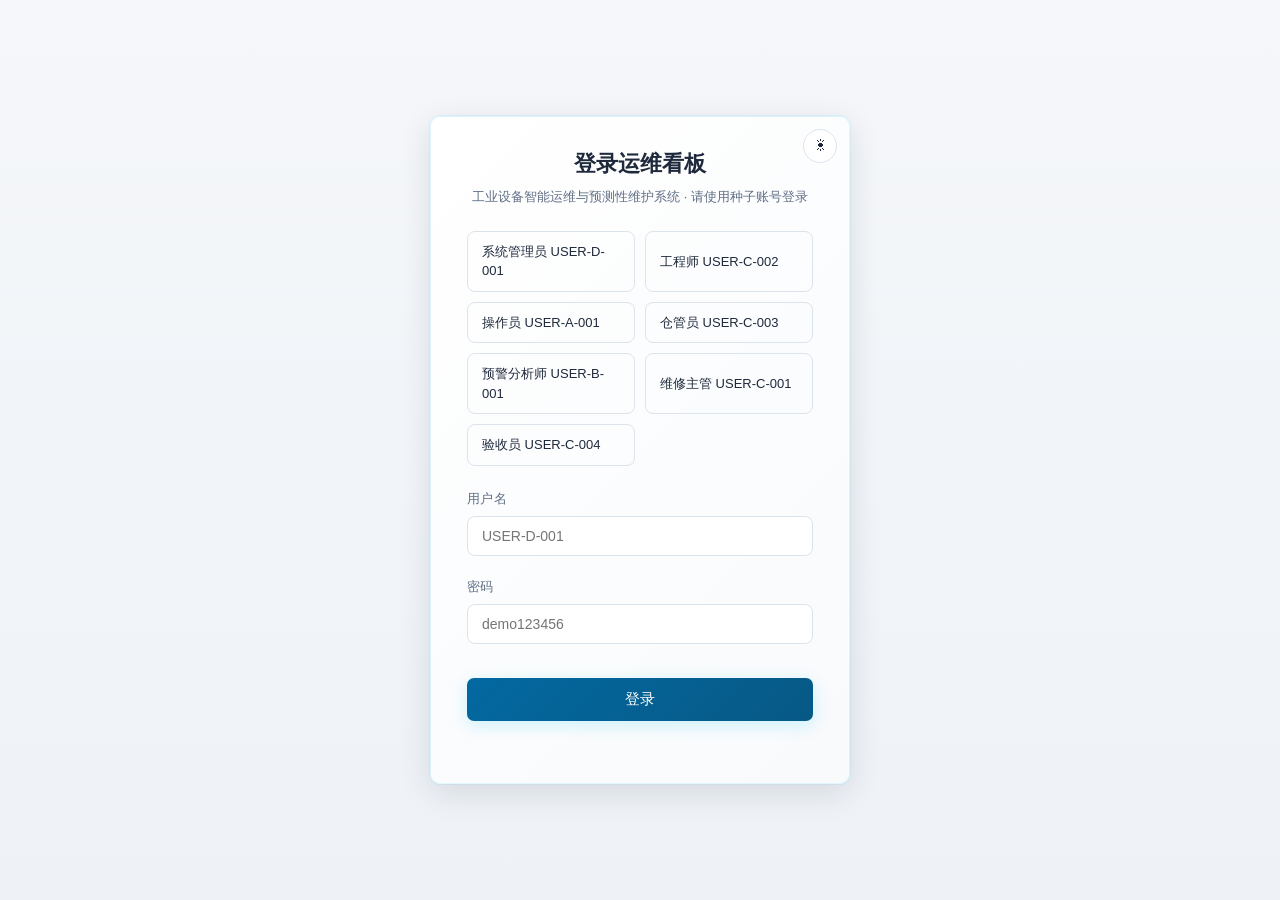
<file: web/index.html>
<!DOCTYPE html>
<html lang="zh-CN">
<head>
<meta charset="UTF-8">
<meta name="viewport" content="width=device-width, initial-scale=1.0">
<title>工业设备智能运维平台 · 运维看板</title>
<!-- 主题必须在首屏渲染前决定：放到 CSS 之后或 body 里会出现
     "先闪一下夜间深色、再跳成白天" 的闪烁。默认白天（light），
     用户切换后从 localStorage 读回。 -->
<script>
(function () {
  try {
    var t = localStorage.getItem("ims_theme");
    document.documentElement.setAttribute("data-theme", t === "dark" ? "dark" : "light");
  } catch (e) {
    document.documentElement.setAttribute("data-theme", "light");
  }
})();
</script>
<script src="echarts.min.js"></script>
<link rel="stylesheet" href="css/platform.css">
<link rel="stylesheet" href="css/app.css">
</head>
<body>
<div id="loading-bar" style="display:none;position:fixed;top:0;left:0;width:100%;height:3px;background:var(--cyan);z-index:9999"></div>
<div id="shell">
  <aside id="sidebar">
    <div class="logo">
      <div class="t1">工业设备智能运维<em>平台</em></div>
      <div class="t2">Industrial PdM Platform</div>
      <span class="ver">v2.1.0</span>
    </div>
    <div id="navroot"></div>
  </aside>
  <div id="main">
    <div id="topbar">
      <div id="crumb"></div>
      <div id="search"><span class="si">⌕</span>
        <input id="search-input" placeholder="搜索设备 / 工单 / 预警，回车跳转台账"></div>
      <button class="tbtn" id="side-toggle" title="收起 / 展开侧边栏" onclick="toggleSidebar()">⟨</button>
      <button class="tbtn tbtn-wide" id="demo-btn" style="display:none"
              title="一键演示全链路：注入一次设备异常 → B 生成预警 → C 自动建单（点后有确认框，不会静默改动数据）"
              onclick="runDemo()">▶ 演示全链路</button>
      <button class="tbtn" id="status-toggle" style="display:none" title="查看会话状态">
        <span class="dot-badge" id="status-count">0</span>⚑</button>
      <button class="tbtn" title="通知中心" onclick="navigate('notify')">🔔<span class="dot-badge" id="bell-count">0</span></button>
      <button class="tbtn" id="theme-btn" title="切换白天 / 夜间" onclick="toggleTheme()">☾</button>
      <button class="tbtn" title="帮助" onclick="showHelp()">?</button>
      <div class="who" id="who"></div>
      <button class="tbtn" title="退出登录" onclick="logout()">⏻</button>
    </div>
    <div id="basebar">
      <button id="basebar-toggle" type="button" onclick="toggleBasebar()">▸ 服务地址</button>
      <label>A 设备监测<input id="base-a" value="/a"></label>
      <span id="basebar-more" style="display:none">
        <label>B 故障预警<input id="base-b" value="/b"></label>
        <label>C 维修工单<input id="base-c" value="/c"></label>
        <label>D 身份通知<input id="base-d" value="/d"></label>
        <button id="basebar-reset" type="button">恢复默认</button>
        <span class="mini" id="basebar-hint">默认同源反代 <kbd>/a /b /c /d</kbd></span>
      </span>
    </div>
    <div id="status-bar" class="status-bar" style="display:none">
      <div class="status-dot"></div><span id="status-text">就绪</span>
    </div>
    <div id="content"></div>
  </div>
</div>

  <section class="view" id="view-login">
    <div class="card login-card">
      <button class="login-theme" id="login-theme-btn" title="切换白天/夜间模式"
              onclick="applyTheme(document.documentElement.getAttribute('data-theme')==='light'?'dark':'light')">☀</button>
      <h1>登录运维看板</h1>
      <div class="sub">工业设备智能运维与预测性维护系统 · 请使用种子账号登录</div>
      <div class="quick">
        <button onclick="fillUser('USER-D-001')" title="SYSTEM_ADMIN · ADMIN_ALL 全部权限（确认/派单/验收/取消）">系统管理员 USER-D-001</button>
        <button onclick="fillUser('USER-C-002')" title="MAINTENANCE_ENGINEER · 接单/开始维修/提交验收">工程师 USER-C-002</button>
        <button onclick="fillUser('USER-A-001')" title="EQUIPMENT_OPERATOR · 设备与遥测读写，工单只读">操作员 USER-A-001</button>
        <button onclick="fillUser('USER-C-003')" title="WAREHOUSE_MANAGER · 备件审批/发放（SPARE_APPROVE/SPARE_ISSUE）">仓管员 USER-C-003</button>
        <button onclick="fillUser('USER-B-001')" title="WARNING_ANALYST · 预警查阅与确认（WARNING_READ/WARNING_ACKNOWLEDGE）">预警分析师 USER-B-001</button>
        <button onclick="fillUser('USER-C-001')" title="MAINTENANCE_SUPERVISOR · 工单确认/派单/取消/验收（无 ADMIN_ALL）">维修主管 USER-C-001</button>
        <button onclick="fillUser('USER-C-004')" title="INSPECTOR · 工单验收（WORK_ORDER_INSPECT）">验收员 USER-C-004</button>
      </div>
      <div class="field"><label>用户名</label><input id="login-user" placeholder="USER-D-001"></div>
      <div class="field"><label>密码</label><input id="login-pass" type="password" placeholder="demo123456"></div>
      <button class="btn btn-cyan" id="login-btn" onclick="login()">登录</button>
      <div class="login-err" id="login-err"></div>
    </div>
  </section>
<div id="toasts"></div>

<script src="js/enums.js"></script>
<script src="js/config.js"></script>
<script src="js/util.js"></script>
<script src="js/api.js"></script>
<script src="js/auth.js"></script>
<script src="js/views.js"></script>
<script src="js/platform.js"></script>
<script src="js/data.js"></script>
<script src="js/charts.js"></script>
<script src="js/inject.js"></script>
<script src="js/modals.js"></script>
<script src="js/pages/ai.js"></script>
<script src="js/pages/dash.js"></script>
<script src="js/pages/screen.js"></script>
<script src="js/pages/assets.js"></script>
<script src="js/pages/detail.js"></script>
<script src="js/pages/warns.js"></script>
<script src="js/pages/kanban.js"></script>
<script src="js/pages/orders.js"></script>
<script src="js/pages/spares.js"></script>
<script src="js/pages/rbac.js"></script>
<script src="js/pages/notify.js"></script>
<script src="js/pages/integ.js"></script>
<script src="js/pages/audit.js"></script>
<script src="js/pages/health.js"></script>
<script src="js/pages/odetail.js"></script>
<script src="js/pages/profile.js"></script>
<script src="js/pages/rules.js"></script>
<script src="js/pages/sreq.js"></script>
<script src="js/pages/plan-lib.js"></script>
<script src="js/pages/plan.js"></script>
<script src="js/scoring.js"></script>
<script src="js/pages/trace.js"></script>
<script src="js/pages/workbench.js"></script>
<script src="js/main.js"></script>
</body>
</html>
</file>
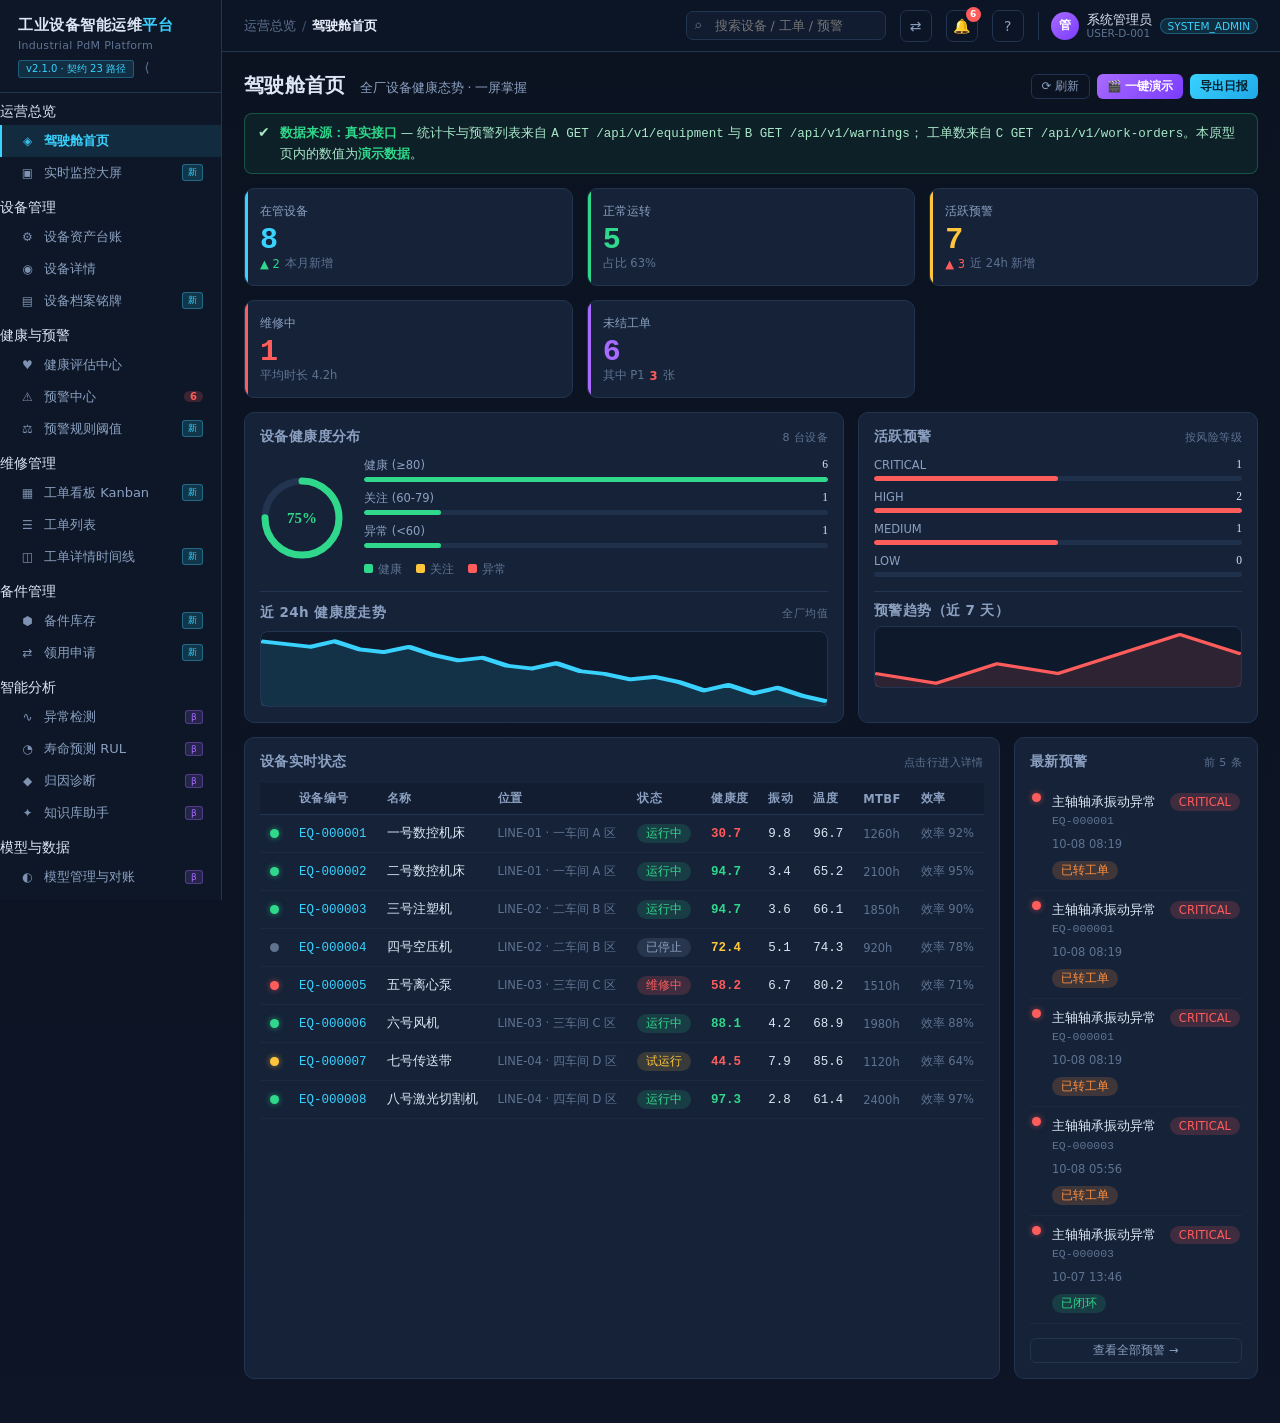
<file: web/prototype/platform.html>
<!DOCTYPE html>
<html lang="zh-CN">
<head>
<meta charset="UTF-8">
<meta name="viewport" content="width=device-width, initial-scale=1.0">
<title>工业设备智能运维平台 · 界面原型 v2</title>
<style>
:root{
  --bg:#0b1220; --bg2:#111c30; --panel:#152238; --panel2:#18273f;
  --line:#223450; --line2:#2c4062;
  --txt:#dce6f5; --dim:#8ba0c0; --dim2:#5f7391;
  --cyan:#39d2ff; --green:#2fd88a; --yellow:#ffc53d; --red:#ff5c5c;
  --orange:#ff9040; --purple:#a86bff; --pink:#ff6bb5;
  --sidebar-w:222px;
}
*{box-sizing:border-box;margin:0;padding:0}
body{background:linear-gradient(180deg,#0b1220 0%,#0d1526 100%);color:var(--txt);
  font-family:"Microsoft YaHei","PingFang SC",system-ui,sans-serif;min-height:100vh;font-size:14px}
button,input,select{font-family:inherit}
::-webkit-scrollbar{width:8px;height:8px}
::-webkit-scrollbar-track{background:transparent}
::-webkit-scrollbar-thumb{background:#243650;border-radius:4px}
::-webkit-scrollbar-thumb:hover{background:#31496b}

/* ============ 布局骨架 ============ */
#shell{display:flex;min-height:100vh}
#sidebar{width:var(--sidebar-w);flex:0 0 var(--sidebar-w);background:#0d1728;
  border-right:1px solid var(--line);display:flex;flex-direction:column;
  position:sticky;top:0;height:100vh;overflow-y:auto}
.logo{padding:16px 18px 14px;border-bottom:1px solid var(--line)}
.logo .t1{font-size:15px;font-weight:700;letter-spacing:.5px;line-height:1.3}
.logo .t1 em{color:var(--cyan);font-style:normal}
.logo .t2{font-size:11px;color:var(--dim2,#5f7391);margin-top:3px;letter-spacing:.3px}
.logo .ver{display:inline-block;margin-top:8px;font-size:10px;padding:1px 7px;border-radius:3px;
  background:rgba(57,210,255,.12);color:var(--cyan);border:1px solid rgba(57,210,255,.3)}
.navgrp{padding:10px 0 4px}
.navgrp>.gt{font-size:10.5px;color:#546d8f;letter-spacing:1.2px;
  padding:6px 18px 6px;text-transform:uppercase;font-weight:600}
.navi{display:flex;align-items:center;gap:9px;padding:7px 18px;cursor:pointer;
  font-size:13px;color:var(--dim);border-left:2px solid transparent;transition:.13s}
.navi:hover{background:rgba(57,210,255,.06);color:var(--txt)}
.navi.on{background:rgba(57,210,255,.1);color:var(--cyan);border-left-color:var(--cyan);font-weight:600}
.navi .ic{width:15px;text-align:center;font-size:12px;opacity:.9}
.navi .beta{margin-left:auto;font-size:9px;padding:1px 5px;border-radius:3px;
  background:rgba(168,107,255,.18);color:var(--purple);border:1px solid rgba(168,107,255,.35)}
.navi .cnt{margin-left:auto;font-size:10px;padding:0 6px;border-radius:9px;
  background:rgba(255,92,92,.2);color:var(--red);font-weight:700}

/* ============ 主区 ============ */
#main{flex:1;min-width:0;display:flex;flex-direction:column}
#topbar{height:52px;display:flex;align-items:center;gap:14px;padding:0 22px;
  border-bottom:1px solid var(--line);background:rgba(13,23,40,.7);
  backdrop-filter:blur(6px);position:sticky;top:0;z-index:50}
#crumb{font-size:13px;color:var(--dim)}
#crumb b{color:var(--txt);font-weight:600}
#crumb .sep{color:#3d5476;margin:0 6px}
#search{margin-left:auto;position:relative}
#search input{width:200px;background:var(--bg2);border:1px solid var(--line);color:var(--txt);
  padding:6px 10px 6px 28px;border-radius:7px;font-size:12.5px}
#search input:focus{outline:none;border-color:var(--cyan)}
#search .si{position:absolute;left:9px;top:6px;color:var(--dim2,#5f7391);font-size:12px}
.tbtn{background:transparent;border:1px solid var(--line);color:var(--dim);width:32px;height:32px;
  border-radius:7px;cursor:pointer;font-size:14px;display:flex;align-items:center;
  justify-content:center;position:relative}
.tbtn:hover{color:var(--cyan);border-color:var(--cyan)}
.tbtn .dot-badge{position:absolute;top:-4px;right:-4px;min-width:15px;height:15px;
  background:var(--red);color:#fff;border-radius:8px;font-size:9px;font-weight:700;
  display:flex;align-items:center;justify-content:center;padding:0 3px}
.who{display:flex;align-items:center;gap:8px;font-size:12.5px;padding-left:12px;
  border-left:1px solid var(--line)}
.who .av{width:28px;height:28px;border-radius:50%;background:linear-gradient(135deg,#a86bff,#7a3cff);
  display:flex;align-items:center;justify-content:center;font-size:12px;font-weight:700;color:#fff}
.who .nm{line-height:1.2}
.who .nm small{display:block;color:var(--dim2,#5f7391);font-size:10.5px}
.rolechip{font-size:10.5px;padding:1px 7px;border-radius:9px;background:rgba(57,210,255,.12);
  color:var(--cyan);border:1px solid rgba(57,210,255,.3)}

#content{padding:20px 22px 44px;flex:1}
.page{display:none;animation:fadein .22s}
.page.on{display:block}
@keyframes fadein{from{opacity:0;transform:translateY(4px)}to{opacity:1;transform:none}}

/* ============ 通用组件 ============ */
.hdr{display:flex;align-items:flex-end;gap:14px;margin-bottom:14px;flex-wrap:wrap}
.hdr h1{font-size:20px;font-weight:700;letter-spacing:.3px}
.hdr .sub{font-size:12.5px;color:var(--dim);padding-bottom:2px}
.hdr .sp{flex:1}
.notice{display:flex;gap:10px;align-items:flex-start;padding:9px 13px;border-radius:8px;
  font-size:12.5px;line-height:1.6;margin-bottom:14px;border:1px solid}
.notice .ni{font-size:14px;line-height:1.3}
.notice.live{background:rgba(47,216,138,.07);border-color:rgba(47,216,138,.28);color:#a9e8c9}
.notice.live b{color:var(--green)}
.notice.plan{background:rgba(168,107,255,.07);border-color:rgba(168,107,255,.3);color:#d3bdf5}
.notice.plan b{color:var(--purple)}
.notice.info{background:rgba(57,210,255,.06);border-color:rgba(57,210,255,.25);color:#b3e2f7}
.notice.info b{color:var(--cyan)}
.notice.warn{background:rgba(255,197,61,.07);border-color:rgba(255,197,61,.28);color:#f3dfa6}
.notice.warn b{color:var(--yellow)}

.card{background:var(--panel);border:1px solid var(--line);border-radius:10px;padding:15px}
.card.p2{background:var(--panel2)}
.card h3{font-size:13.5px;color:var(--dim);font-weight:600;margin-bottom:12px;
  letter-spacing:.4px;display:flex;align-items:center;gap:7px}
.card h3 .r{margin-left:auto;font-size:11px;color:var(--dim2,#5f7391);font-weight:400}
.grid{display:grid;gap:14px}
.g2{grid-template-columns:1fr 1fr}
.g3{grid-template-columns:repeat(3,1fr)}
.g4{grid-template-columns:repeat(4,1fr)}
.g5{grid-template-columns:repeat(5,1fr)}
.g6{grid-template-columns:repeat(6,1fr)}
.g-2-1{grid-template-columns:2fr 1fr}
.g-1-2{grid-template-columns:1fr 2fr}
.g-3-2{grid-template-columns:3fr 2fr}
.mt{margin-top:14px} .mt2{margin-top:20px}
@media(max-width:1400px){.g6{grid-template-columns:repeat(3,1fr)}.g5{grid-template-columns:repeat(3,1fr)}}
@media(max-width:1150px){.g4,.g3,.g-2-1,.g-1-2,.g-3-2,.g2{grid-template-columns:1fr 1fr}
  .g6,.g5{grid-template-columns:repeat(2,1fr)}}

/* KPI 卡 */
.kpi{background:var(--panel);border:1px solid var(--line);border-radius:10px;
  padding:14px 15px;position:relative;overflow:hidden}
.kpi::after{content:"";position:absolute;left:0;top:0;bottom:0;width:3px}
.kpi.k-cyan::after{background:var(--cyan)} .kpi.k-green::after{background:var(--green)}
.kpi.k-yellow::after{background:var(--yellow)} .kpi.k-red::after{background:var(--red)}
.kpi.k-purple::after{background:var(--purple)} .kpi.k-orange::after{background:var(--orange)}
.kpi .kl{font-size:12px;color:var(--dim);display:flex;align-items:center;gap:6px}
.kpi .kv{font-size:30px;font-weight:700;font-family:Consolas,monospace;margin:5px 0 1px;line-height:1}
.kpi .kf{font-size:11.5px;color:var(--dim2,#5f7391);display:flex;align-items:center;gap:5px}
.kpi .up{color:var(--green)} .kpi .dn{color:var(--red)}
.k-cyan .kv{color:var(--cyan)} .k-green .kv{color:var(--green)}
.k-yellow .kv{color:var(--yellow)} .k-red .kv{color:var(--red)}
.k-purple .kv{color:var(--purple)} .k-orange .kv{color:var(--orange)}

/* 表格 */
table{width:100%;border-collapse:collapse;font-size:12.5px}
th{color:var(--dim);font-weight:600;text-align:left;padding:8px 10px;border-bottom:1px solid var(--line);
  font-size:11.5px;letter-spacing:.4px;white-space:nowrap;background:rgba(13,23,40,.4)}
th.s{cursor:pointer} th.s:hover{color:var(--cyan)}
td{padding:9px 10px;border-bottom:1px solid rgba(34,52,80,.45);white-space:nowrap}
tbody tr:hover{background:rgba(57,210,255,.045)}
tbody tr.clk{cursor:pointer}
.tbl-wrap{overflow-x:auto;margin:0 -15px -15px;padding:0 15px 2px}
.mono{font-family:Consolas,monospace}

/* 徽章/pill/dot */
.pill{padding:2px 9px;border-radius:999px;font-size:11.5px;white-space:nowrap;display:inline-block}
.b-CRITICAL,.b-red{background:rgba(255,92,92,.18);color:var(--red)}
.b-HIGH,.b-orange{background:rgba(255,144,64,.18);color:var(--orange)}
.b-MEDIUM,.b-yellow{background:rgba(255,197,61,.15);color:var(--yellow)}
.b-LOW,.b-dim{background:rgba(139,160,192,.15);color:var(--dim)}
.b-green,.b-OK,.b-COMPLETED,.b-RESOLVED{background:rgba(47,216,138,.15);color:var(--green)}
.b-cyan{background:rgba(57,210,255,.14);color:var(--cyan)}
.b-purple{background:rgba(168,107,255,.16);color:var(--purple)}
.b-PENDING_CONFIRMATION{background:rgba(255,197,61,.15);color:var(--yellow)}
.b-PENDING_ASSIGNMENT,.b-PENDING_ACCEPTANCE{background:rgba(57,210,255,.13);color:var(--cyan)}
.b-PENDING_MAINTENANCE{background:rgba(139,160,192,.15);color:var(--dim)}
.b-MAINTAINING{background:rgba(255,92,92,.15);color:var(--red)}
.b-WAITING_PARTS,.b-PENDING_INSPECTION{background:rgba(255,144,64,.15);color:var(--orange)}
.b-CANCELLED{background:rgba(100,116,139,.2);color:#94a3b8}
.dot{width:9px;height:9px;border-radius:50%;display:inline-block;flex:0 0 auto}
.d-green{background:var(--green);box-shadow:0 0 6px rgba(47,216,138,.6)}
.d-yellow{background:var(--yellow);box-shadow:0 0 6px rgba(255,197,61,.6)}
.d-red{background:var(--red);box-shadow:0 0 6px rgba(255,92,92,.6)}
.d-cyan{background:var(--cyan);box-shadow:0 0 6px rgba(57,210,255,.6)}
.d-dim{background:#5f7391}
.pulse{animation:pl 1.8s infinite}
@keyframes pl{0%,100%{opacity:1}50%{opacity:.35}}

/* 按钮 */
.btn{border:none;border-radius:7px;padding:7px 14px;font-size:12.5px;cursor:pointer;
  transition:.14s;display:inline-flex;align-items:center;gap:6px;white-space:nowrap}
.btn:disabled{opacity:.42;cursor:not-allowed}
.btn-p{background:linear-gradient(135deg,#39d2ff,#1fa8e8);color:#04202e;font-weight:600}
.btn-p:hover:not(:disabled){box-shadow:0 0 13px rgba(57,210,255,.45)}
.btn-g{background:linear-gradient(135deg,#2fd88a,#1fbf75);color:#062818;font-weight:600}
.btn-d{background:linear-gradient(135deg,#ff5c5c,#ff2d55);color:#fff;font-weight:600}
.btn-v{background:linear-gradient(135deg,#a86bff,#7a3cff);color:#fff;font-weight:600}
.btn-o{background:transparent;border:1px solid var(--line);color:var(--dim)}
.btn-o:hover:not(:disabled){color:var(--cyan);border-color:var(--cyan)}
.btn-sm{padding:4px 10px;font-size:11.5px;border-radius:6px}
.btn-group{display:flex;gap:7px;flex-wrap:wrap}

/* 工具条 */
.toolbar{display:flex;gap:8px;align-items:center;flex-wrap:wrap;margin-bottom:12px}
.toolbar input,.toolbar select{background:var(--bg2);border:1px solid var(--line);color:var(--txt);
  padding:6px 10px;border-radius:6px;font-size:12.5px}
.toolbar input:focus,.toolbar select:focus{outline:none;border-color:var(--cyan)}
.tabs{display:flex;gap:2px;border-bottom:1px solid var(--line);margin-bottom:14px;flex-wrap:wrap}
.tabs button{background:transparent;border:none;border-bottom:2px solid transparent;color:var(--dim);
  padding:9px 15px;cursor:pointer;font-size:13px;transition:.14s}
.tabs button:hover{color:var(--txt)}
.tabs button.on{color:var(--cyan);border-bottom-color:var(--cyan);font-weight:600}
.tabpane{display:none} .tabpane.on{display:block}

/* 列表项 */
.li{display:flex;gap:11px;align-items:flex-start;padding:10px 2px;
  border-bottom:1px solid rgba(34,52,80,.45);font-size:12.5px}
.li:last-child{border-bottom:none}
.li .lt{flex:1;min-width:0}
.li .l1{color:var(--txt);line-height:1.45}
.li .l2{color:var(--dim2,#5f7391);font-size:11.5px;margin-top:3px;display:flex;gap:10px;flex-wrap:wrap}
.li .lv{margin-left:auto;text-align:right;flex:0 0 auto}
.empty{text-align:center;color:var(--dim2,#5f7391);padding:30px 10px;font-size:12.5px}
.empty .ei{font-size:26px;display:block;margin-bottom:8px;opacity:.5}

/* 进度/条 */
.bar{height:5px;border-radius:3px;background:rgba(34,52,80,.8);overflow:hidden}
.bar>i{display:block;height:100%;border-radius:3px}
.i-green{background:var(--green)} .i-yellow{background:var(--yellow)}
.i-red{background:var(--red)} .i-cyan{background:var(--cyan)}
.i-purple{background:var(--purple)} .i-orange{background:var(--orange)}
.mini{font-size:11.5px;color:var(--dim2,#5f7391)}

/* Kanban */
.kanban{display:grid;grid-template-columns:repeat(6,minmax(190px,1fr));gap:12px;overflow-x:auto;padding-bottom:6px}
.kcol{background:rgba(13,23,40,.5);border:1px solid var(--line);border-radius:9px;padding:11px}
.kcol .kh{display:flex;align-items:center;gap:7px;font-size:12px;font-weight:600;
  color:var(--dim);margin-bottom:10px;padding-bottom:8px;border-bottom:1px solid var(--line)}
.kcol .kh .n{margin-left:auto;font-size:11px;background:rgba(34,52,80,.9);padding:1px 7px;border-radius:8px}
.kcard{background:var(--panel2);border:1px solid var(--line2);border-radius:7px;padding:9px 10px;
  margin-bottom:8px;cursor:pointer;transition:.14s;border-left:3px solid var(--line2)}
.kcard:hover{border-color:var(--cyan);transform:translateX(2px)}
.kcard.p1{border-left-color:var(--red)} .kcard.p2{border-left-color:var(--orange)}
.kcard.p3{border-left-color:var(--yellow)} .kcard.p4{border-left-color:var(--dim)}
.kcard .kt{font-size:12px;line-height:1.4;color:var(--txt)}
.kcard .km{font-size:10.5px;color:var(--dim2,#5f7391);margin-top:5px;display:flex;gap:7px;flex-wrap:wrap}

/* 时间线 */
.timeline{position:relative;padding-left:22px}
.timeline::before{content:"";position:absolute;left:5px;top:5px;bottom:5px;width:1px;background:var(--line2)}
.tl{position:relative;padding-bottom:16px}
.tl::before{content:"";position:absolute;left:-21px;top:4px;width:11px;height:11px;border-radius:50%;
  background:var(--panel);border:2px solid var(--line2)}
.tl.ok::before{border-color:var(--green);background:rgba(47,216,138,.25)}
.tl.now::before{border-color:var(--cyan);background:rgba(57,210,255,.3);animation:pl 1.6s infinite}
.tl.warn::before{border-color:var(--orange);background:rgba(255,144,64,.25)}
.tl .tt{font-size:12.5px;color:var(--txt)}
.tl .td{font-size:11.5px;color:var(--dim2,#5f7391);margin-top:3px;line-height:1.5}
.tl .tm{font-size:11px;color:#546d8f;font-family:Consolas,monospace}

/* 说明条/角标 */
.tag{font-size:10px;padding:1px 6px;border-radius:3px;letter-spacing:.3px}
.tag-live{background:rgba(47,216,138,.16);color:var(--green);border:1px solid rgba(47,216,138,.35)}
.tag-plan{background:rgba(168,107,255,.16);color:var(--purple);border:1px solid rgba(168,107,255,.35)}
.tag-new{background:rgba(57,210,255,.16);color:var(--cyan);border:1px solid rgba(57,210,255,.35)}

/* 占位图（演进页） */
.ph{background:repeating-linear-gradient(45deg,rgba(168,107,255,.05) 0 10px,
  rgba(168,107,255,.09) 10px 20px);border:1px dashed rgba(168,107,255,.4);
  border-radius:8px;padding:20px;text-align:center;color:#c3a9ef;font-size:12px}
.chartbox{background:#0e1a2c;border:1px solid var(--line);border-radius:8px;
  height:190px;position:relative;display:flex;align-items:center;justify-content:center}
svg.spark{display:block;width:100%;height:100%}

/* 侧栏收起按钮 */
#sideToggle{margin-left:auto;background:transparent;border:none;color:var(--dim2,#5f7391);
  cursor:pointer;font-size:13px;padding:2px 6px}
#sideToggle:hover{color:var(--cyan)}
.legend{display:flex;gap:14px;flex-wrap:wrap;font-size:11.5px;color:var(--dim2,#5f7391)}
.legend i{width:9px;height:9px;border-radius:2px;display:inline-block;margin-right:5px}

/* 补充：面包屑 / 侧栏收起 / 导航文字 */
#crumb .cb1{color:#5f7391}
#crumb .csep{color:#3d5476;margin:0 6px}
#crumb .cb2{color:#e6eefc;font-weight:600}
.navi .nm{flex:1;min-width:0;overflow:hidden;text-overflow:ellipsis;white-space:nowrap}
.navi .tag{margin-left:auto;font-size:9px;padding:1px 5px}
.navi .cnt{margin-left:auto}
#sidebar{transition:width .16s ease,flex-basis .16s ease;overflow:hidden}
#sidebar.mini{width:56px;flex:0 0 56px}
#sidebar.mini .logo .t1,#sidebar.mini .logo .t2,#sidebar.mini .logo .ver{display:none}
#sidebar.mini .navgrp{font-size:0;padding:8px 0 2px;text-align:center}
#sidebar.mini .navgrp::before{content:"·";font-size:14px;color:#2f4260}
#sidebar.mini .navi{justify-content:center;padding:9px 0}
#sidebar.mini .navi .nm,#sidebar.mini .navi .tag,#sidebar.mini .navi .cnt{display:none}
#sidebar.mini .navi .ic{width:auto;font-size:15px}
#sidebar.mini #sideToggle{position:absolute;top:10px;right:6px;margin:0}
.logo{position:relative}
/* 工具栏内复选框与日期 */
.toolbar label{white-space:nowrap;cursor:pointer}
.toolbar input[type=checkbox]{accent-color:#39d2ff;cursor:pointer}
.toolbar input[type=date]{color-scheme:dark}
/* 表格内嵌 sparkline 尺寸 */
td svg.spark{width:74px;height:22px;display:block}
/* 小圆点 pulse */
@keyframes pl{0%,100%{opacity:1}50%{opacity:.35}}

</style>
</head>
<body>
<div id="shell">
  <aside id="sidebar">
    <div class="logo">
      <div class="t1">工业设备智能运维<em>平台</em></div>
      <div class="t2">Industrial PdM Platform</div>
      <span class="ver">v2.1.0 · 契约 23 路径</span>
    </div>
    <div id="navroot"></div>
  </aside>
  <div id="main">
    <div id="topbar">
      <div id="crumb"></div>
      <div id="search"><span class="si">⌕</span><input placeholder="搜索设备 / 工单 / 预警"></div>
      <button class="tbtn" title="环境切换">⇄</button>
      <button class="tbtn" title="通知中心">🔔<span class="dot-badge">6</span></button>
      <button class="tbtn" title="帮助">?</button>
      <div class="who">
        <div class="av">管</div>
        <div class="nm">系统管理员<small>USER-D-001</small></div>
        <span class="rolechip">SYSTEM_ADMIN</span>
      </div>
    </div>
    <div id="content"></div>
  </div>
</div>
<script>
/* ================= 导航定义 ================= */
const NAV = [
  {g:"运营总览", items:[
    {id:"dash",  ic:"◈", n:"驾驶舱首页"},
    {id:"screen",ic:"▣", n:"实时监控大屏", tag:"new"},
  ]},
  {g:"设备管理", items:[
    {id:"assets",ic:"⚙", n:"设备资产台账"},
    {id:"detail",ic:"◉", n:"设备详情"},
    {id:"profile",ic:"▤", n:"设备档案铭牌", tag:"new"},
  ]},
  {g:"健康与预警", items:[
    {id:"health",ic:"♥", n:"健康评估中心"},
    {id:"warns", ic:"⚠", n:"预警中心", cnt:6},
    {id:"rules", ic:"⚖", n:"预警规则阈值", tag:"new"},
  ]},
  {g:"维修管理", items:[
    {id:"kanban",ic:"▦", n:"工单看板 Kanban", tag:"new"},
    {id:"orders",ic:"☰", n:"工单列表"},
    {id:"odetail",ic:"◫",n:"工单详情时间线", tag:"new"},
  ]},
  {g:"备件管理", items:[
    {id:"spares",ic:"⬢", n:"备件库存", tag:"new"},
    {id:"sreq",  ic:"⇄", n:"领用申请", tag:"new"},
  ]},
  {g:"智能分析", items:[
    {id:"anomaly",ic:"∿", n:"异常检测", tag:"plan"},
    {id:"rul",    ic:"◔", n:"寿命预测 RUL", tag:"plan"},
    {id:"shap",   ic:"◆", n:"归因诊断", tag:"plan"},
    {id:"rag",    ic:"✦", n:"知识库助手", tag:"plan"},
  ]},
  {g:"模型与数据", items:[
    {id:"models",ic:"◐", n:"模型管理与对账", tag:"plan"},
    {id:"drift", ic:"≈", n:"数据质量与漂移", tag:"plan"},
    {id:"dataset",ic:"▥",n:"数据集与特征", tag:"plan"},
  ]},
  {g:"系统管理", items:[
    {id:"rbac",  ic:"⚿", n:"组织与权限 RBAC", tag:"new"},
    {id:"notify",ic:"✉", n:"通知中心", tag:"new"},
    {id:"integ", ic:"⇋", n:"系统集成监控", tag:"new"},
    {id:"audit", ic:"▤", n:"审计日志", tag:"new"},
  ]},
];
const CRUMB = {
  dash:["运营总览","驾驶舱首页"], screen:["运营总览","实时监控大屏"],
  assets:["设备管理","设备资产台账"], detail:["设备管理","设备详情"], profile:["设备管理","设备档案铭牌"],
  health:["健康与预警","健康评估中心"], warns:["健康与预警","预警中心"], rules:["健康与预警","预警规则阈值"],
  kanban:["维修管理","工单看板"], orders:["维修管理","工单列表"], odetail:["维修管理","工单详情"],
  spares:["备件管理","备件库存"], sreq:["备件管理","领用申请"],
  anomaly:["智能分析","异常检测"], rul:["智能分析","寿命预测 RUL"],
  shap:["智能分析","归因诊断"], rag:["智能分析","知识库助手"],
  models:["模型与数据","模型管理与对账"], drift:["模型与数据","数据质量与漂移"], dataset:["模型与数据","数据集与特征"],
  rbac:["系统管理","组织与权限"], notify:["系统管理","通知中心"],
  integ:["系统管理","系统集成监控"], audit:["系统管理","审计日志"],
};
/* ================= 静态演示数据（明确标注：非真实数据） ================= */
const EQ = [
  {id:"EQ-000001",n:"一号数控机床",line:"LINE-01",area:"一车间 A 区",st:"RUNNING",h:30.7,vs:14,vc:2,mv:9.8,mt:96.7,rpm:1450,score:"效率 92%",run:1840,mtbf:1260},
  {id:"EQ-000002",n:"二号数控机床",line:"LINE-01",area:"一车间 A 区",st:"RUNNING",h:94.7,vs:3.4,vc:0,mv:3.4,mt:65.2,rpm:1450,score:"效率 95%",run:1620,mtbf:2100},
  {id:"EQ-000003",n:"三号注塑机",  line:"LINE-02",area:"二车间 B 区",st:"RUNNING",h:94.7,vs:3.6,vc:0,mv:3.6,mt:66.1,rpm:1420,score:"效率 90%",run:2210,mtbf:1850},
  {id:"EQ-000004",n:"四号空压机",  line:"LINE-02",area:"二车间 B 区",st:"STOPPED",h:72.4,vs:5.1,vc:1,mv:5.1,mt:74.3,rpm:0,  score:"效率 78%",run:980, mtbf:920},
  {id:"EQ-000005",n:"五号离心泵",  line:"LINE-03",area:"三车间 C 区",st:"MAINTAINING",h:58.2,vs:6.7,vc:2,mv:6.7,mt:80.2,rpm:2900,score:"效率 71%",run:2650,mtbf:1510},
  {id:"EQ-000006",n:"六号风机",    line:"LINE-03",area:"三车间 C 区",st:"RUNNING",h:88.1,vs:4.2,vc:0,mv:4.2,mt:68.9,rpm:1780,score:"效率 88%",run:1420,mtbf:1980},
  {id:"EQ-000007",n:"七号传送带",  line:"LINE-04",area:"四车间 D 区",st:"TRIAL_RUNNING",h:44.5,vs:7.9,vc:3,mv:7.9,mt:85.6,rpm:420,score:"效率 64%",run:3210,mtbf:1120},
  {id:"EQ-000008",n:"八号激光切割机",line:"LINE-04",area:"四车间 D 区",st:"RUNNING",h:97.3,vs:2.8,vc:0,mv:2.8,mt:61.4,rpm:3400,score:"效率 97%",run:760, mtbf:2400},
];
const ST_ZH = {RUNNING:"运行中",WARNING:"预警中",STOPPED:"已停止",MAINTAINING:"维修中",TRIAL_RUNNING:"试运行",UNKNOWN:"未知",OFFLINE:"离线"};
const ST_CLS = {RUNNING:"d-green",WARNING:"d-yellow",STOPPED:"d-dim",MAINTAINING:"d-red",TRIAL_RUNNING:"d-yellow"};
const WARNS = [
  {id:"WARN-20261008-0004",eq:"EQ-000001",r:"CRITICAL",h:30.7,f:"主轴轴承振动异常",s:"LINKED_TO_ORDER",o:"WO-20261008-0004",t:"10-08 08:19",act:"建议立即停机检修，并通知维修主管安排紧急处理"},
  {id:"WARN-20261008-0003",eq:"EQ-000001",r:"CRITICAL",h:30.7,f:"主轴轴承振动异常",s:"LINKED_TO_ORDER",o:"WO-20261008-0003",t:"10-08 08:19",act:"建议立即停机检修"},
  {id:"WARN-20261008-0002",eq:"EQ-000001",r:"CRITICAL",h:30.7,f:"主轴轴承振动异常",s:"LINKED_TO_ORDER",o:"WO-20261008-0002",t:"10-08 08:19",act:"建议立即停机检修"},
  {id:"WARN-20261008-0001",eq:"EQ-000003",r:"CRITICAL",h:30.6,f:"主轴轴承振动异常",s:"LINKED_TO_ORDER",o:"WO-20261008-0001",t:"10-08 05:56",act:"建议立即停机检修"},
  {id:"WARN-20261007-0002",eq:"EQ-000003",r:"CRITICAL",h:30.6,f:"主轴轴承振动异常",s:"RESOLVED",o:"WO-20261007-3856",t:"10-07 13:46",act:"建议立即停机检修"},
  {id:"WARN-20261007-0001",eq:"EQ-000001",r:"CRITICAL",h:30.6,f:"主轴轴承振动异常",s:"RESOLVED",o:"WO-20261007-0995",t:"10-07 13:18",act:"建议立即停机检修"},
  {id:"WARN-20261006-0011",eq:"EQ-000005",r:"HIGH",h:58.2,f:"电流谐波分量偏高",s:"ACKNOWLEDGED",o:null,t:"10-06 22:04",act:"安排计划性检修"},
  {id:"WARN-20261006-0009",eq:"EQ-000007",r:"HIGH",h:44.5,f:"皮带张紧度下降",s:"OPEN",o:null,t:"10-06 17:32",act:"调整张紧轮并复查"},
  {id:"WARN-20261006-0007",eq:"EQ-000004",r:"MEDIUM",h:72.4,f:"进气温度波动偏大",s:"OPEN",o:null,t:"10-06 11:15",act:"检查冷却水路"},
];
const WST = {OPEN:"待处理",ACKNOWLEDGED:"已确认",LINKED_TO_ORDER:"已转工单",RESOLVED:"已闭环",FALSE_POSITIVE:"误报",CANCELLED:"已取消"};
const WST_CLS = {OPEN:"b-red",ACKNOWLEDGED:"b-yellow",LINKED_TO_ORDER:"b-orange",RESOLVED:"b-green",FALSE_POSITIVE:"b-dim",CANCELLED:"b-dim"};
const ORDERS = [
  {id:"WO-20261008-0004",eq:"EQ-000001",en:"一号数控机床",p:"P1",s:"PENDING_CONFIRMATION",w:"WARN-20261008-0004",t:"10-08 08:19",asg:"—",due:"10-08 20:19",v:0},
  {id:"WO-20261008-0003",eq:"EQ-000001",en:"一号数控机床",p:"P1",s:"PENDING_ASSIGNMENT",w:"WARN-20261008-0003",t:"10-08 08:19",asg:"—",due:"10-08 20:19",v:1},
  {id:"WO-20261008-0002",eq:"EQ-000001",en:"一号数控机床",p:"P1",s:"MAINTAINING",w:"WARN-20261008-0002",t:"10-08 08:19",asg:"张三",due:"10-08 20:19",v:2},
  {id:"WO-20261008-0001",eq:"EQ-000003",en:"三号注塑机",p:"P1",s:"WAITING_PARTS",w:"WARN-20261008-0001",t:"10-08 05:56",asg:"李四",due:"10-08 17:56",v:3},
  {id:"WO-20261007-3856",eq:"EQ-000003",en:"三号注塑机",p:"P2",s:"PENDING_INSPECTION",w:"WARN-20261007-0002",t:"10-07 13:46",asg:"王五",due:"10-08 13:46",v:4},
  {id:"WO-20261007-0995",eq:"EQ-000001",en:"一号数控机床",p:"P2",s:"COMPLETED",w:"WARN-20261007-0001",t:"10-07 13:18",asg:"张三",due:"10-08 13:18",v:5},
  {id:"WO-20261006-0771",eq:"EQ-000004",en:"四号空压机",p:"P3",s:"COMPLETED",w:null,t:"10-06 11:15",asg:"赵六",due:"10-08 11:15",v:3},
  {id:"WO-20261006-0552",eq:"EQ-000005",en:"五号离心泵",p:"P2",s:"CANCELLED",w:"WARN-20261006-0011",t:"10-06 22:04",asg:"—",due:"—",v:1},
  {id:"WO-20261005-0331",eq:"EQ-000007",en:"七号传送带",p:"P2",s:"PENDING_ACCEPTANCE",w:"WARN-20261006-0009",t:"10-05 09:20",asg:"孙七",due:"10-07 09:20",v:6},
];
const OST_ZH = {PENDING_CONFIRMATION:"待确认",PENDING_ASSIGNMENT:"待派单",PENDING_ACCEPTANCE:"待接单",
  PENDING_MAINTENANCE:"待维修",MAINTAINING:"维修中",WAITING_PARTS:"待备件",
  PENDING_INSPECTION:"待检验",COMPLETED:"已完成",CANCELLED:"已取消"};
const SPARES = [
  {c:"SP-1001",n:"主轴轴承 6208-2RS",cat:"轴承",st:42,safe:20,unit:"个",loc:"A-01-03",price:"¥280",used:8},
  {c:"SP-1002",n:"同步带 HTD-5M-15",cat:"传动",st:8,safe:15,unit:"条",loc:"A-02-01",price:"¥95",used:5},
  {c:"SP-1003",n:"振动传感器 VS-200",cat:"传感器",st:16,safe:6,unit:"只",loc:"B-01-02",price:"¥1,240",used:2},
  {c:"SP-1004",n:"润滑脂 EP-2 2kg",cat:"耗材",st:64,safe:30,unit:"桶",loc:"C-03-05",price:"¥160",used:11},
  {c:"SP-1005",n:"接触器 CJX2-2510",cat:"电气",st:4,safe:10,unit:"个",loc:"B-02-04",price:"¥78",used:6},
  {c:"SP-1006",n:"密封圈 NBR-45",cat:"密封",st:120,safe:40,unit:"只",loc:"C-01-01",price:"¥12",used:18},
  {c:"SP-1007",n:"变频器 VFD-7K5",cat:"电气",st:2,safe:3,unit:"台",loc:"B-03-01",price:"¥3,850",used:1},
  {c:"SP-1008",n:"冷却液 XL-20L",cat:"耗材",st:28,safe:12,unit:"桶",loc:"C-03-02",price:"¥420",used:7},
];
const USERS = [
  {id:"USER-D-001",n:"系统管理员",r:"SYSTEM_ADMIN",rn:"系统管理员",d:"质量保障部",p:21,st:"启用",last:"10-08 09:12"},
  {id:"USER-A-001",n:"设备操作员",r:"EQUIPMENT_OPERATOR",rn:"设备操作员",d:"一车间",p:8,st:"启用",last:"10-08 08:55"},
  {id:"USER-B-001",n:"预警分析师",r:"WARNING_ANALYST",rn:"预警分析师",d:"设备科",p:4,st:"启用",last:"10-08 08:31"},
  {id:"USER-C-001",n:"维修主管",r:"MAINTENANCE_SUPERVISOR",rn:"维修主管",d:"维修中心",p:9,st:"启用",last:"10-08 08:20"},
  {id:"USER-C-002",n:"维修工程师",r:"MAINTENANCE_ENGINEER",rn:"维修工程师",d:"维修中心",p:6,st:"启用",last:"10-08 09:02"},
  {id:"USER-C-003",n:"仓库管理员",r:"WAREHOUSE_MANAGER",rn:"仓库管理员",d:"备件库",p:5,st:"启用",last:"10-07 17:44"},
  {id:"USER-C-004",n:"验收员",r:"INSPECTOR",rn:"验收员",d:"质量保障部",p:3,st:"启用",last:"10-07 16:10"},
];
const PERMS = ["ADMIN_ALL","EQUIPMENT_READ","EQUIPMENT_MANAGE","TELEMETRY_READ","TELEMETRY_WRITE",
  "WARNING_READ","WARNING_ACKNOWLEDGE","WORK_ORDER_READ","WORK_ORDER_CREATE","WORK_ORDER_CONFIRM",
  "WORK_ORDER_ASSIGN","WORK_ORDER_ACCEPT","WORK_ORDER_MAINTAIN","WORK_ORDER_INSPECT","WORK_ORDER_CANCEL",
  "SPARE_READ","SPARE_REQUEST","SPARE_APPROVE","SPARE_ISSUE","USER_ACCESS_READ","NOTIFICATION_SEND"];
</script>
<script>
/* ================= 渲染工具 ================= */
const $ = s => document.querySelector(s);
const h = (s) => String(s==null?"":s).replace(/[&<>"]/g, c=>({"&":"&amp;","<":"&lt;",">":"&gt;",'"':"&quot;"}[c]));
function kpi(cls,l,v,f){return `<div class="kpi k-${cls}"><div class="kl">${l}</div><div class="kv">${v}</div><div class="kf">${f||""}</div></div>`;}
function pill(t,cls){return `<span class="pill ${cls}">${h(t)}</span>`;}
function spark(pts,color,fill){
  const w=100,hh=32,mx=Math.max(...pts),mn=Math.min(...pts),rg=(mx-mn)||1;
  const d=pts.map((p,i)=>`${i?"L":"M"}${(i/(pts.length-1)*w).toFixed(1)},${(hh-2-((p-mn)/rg)*(hh-6)).toFixed(1)}`).join(" ");
  const fa=fill?`<path d="${d} L${w},${hh} L0,${hh} Z" fill="${color}" opacity=".13"/>`:"";
  return `<svg class="spark" viewBox="0 0 ${w} ${hh}" preserveAspectRatio="none">${fa}
    <path d="${d}" fill="none" stroke="${color}" stroke-width="1.6" stroke-linejoin="round"/></svg>`;
}
function donut(pct,color,size=74,label=""){
  const r=(size-10)/2,c=2*Math.PI*r,off=c*(1-pct/100);
  return `<svg width="${size}" height="${size}" viewBox="0 0 ${size} ${size}">
    <circle cx="${size/2}" cy="${size/2}" r="${r}" fill="none" stroke="#223450" stroke-width="7"/>
    <circle cx="${size/2}" cy="${size/2}" r="${r}" fill="none" stroke="${color}" stroke-width="7"
      stroke-dasharray="${c}" stroke-dashoffset="${off}" stroke-linecap="round"
      transform="rotate(-90 ${size/2} ${size/2})"/>
    <text x="50%" y="50%" text-anchor="middle" dy=".34em" fill="${color}"
      font-size="${size>60?15:12}" font-family="Consolas" font-weight="700">${pct}%</text>
  </svg>`;
}
function bars(items,color){
  const mx=Math.max(...items.map(i=>i[1]))||1;
  return items.map(([n,v])=>`<div style="margin-bottom:9px">
    <div style="display:flex;font-size:11.5px;margin-bottom:4px">
      <span style="color:var(--dim)">${h(n)}</span>
      <span style="margin-left:auto;font-family:Consolas;color:var(--txt)">${v}</span></div>
    <div class="bar"><i class="${color}" style="width:${(v/mx*100).toFixed(1)}%"></i></div></div>`).join("");
}
function notice(kind,text){
  const ic={live:"✔",plan:"◐",info:"ℹ",warn:"⚠"}[kind];
  return `<div class="notice ${kind}"><span class="ni">${ic}</span><div>${text}</div></div>`;
}
function noticeLive(t){return notice("live",t);}
function noticePlan(t){return notice("plan",t);}
function pageHdr(title,sub,right){
  return `<div class="hdr"><h1>${h(title)}</h1><div class="sub">${sub||""}</div>
    <div class="sp"></div>${right||""}</div>`;
}
function eqRow(e,sel){
  return `<tr class="clk ${sel?"":""}" onclick="go('detail')">
    <td><span class="dot ${ST_CLS[e.st]}"></span></td>
    <td class="mono" style="color:var(--cyan)">${e.id}</td>
    <td>${h(e.n)}</td><td class="mini">${e.line} · ${e.area}</td>
    <td>${pill(ST_ZH[e.st], e.st==="RUNNING"?"b-green":e.st==="MAINTAINING"?"b-red":e.st==="TRIAL_RUNNING"?"b-yellow":"b-dim")}</td>
    <td class="mono" style="color:${e.h>=80?"var(--green)":e.h>=60?"var(--yellow)":"var(--red)"};font-weight:700">${e.h}</td>
    <td class="mono">${e.mv}</td><td class="mono">${e.mt}</td>
    <td class="mini">${e.mtbf}h</td><td class="mini">${e.score}</td>
  </tr>`;
}
</script>
<script>
/* ================= 页面：驾驶舱首页 ================= */
function pgDash(){
  const run=EQ.filter(e=>e.st==="RUNNING").length, mt=EQ.filter(e=>e.st==="MAINTAINING").length;
  const wn=WARNS.filter(w=>["OPEN","ACKNOWLEDGED","LINKED_TO_ORDER"].includes(w.s)).length;
  const open=ORDERS.filter(o=>!["COMPLETED","CANCELLED"].includes(o.s)).length;
  return pageHdr("驾驶舱首页","全厂设备健康态势 · 一屏掌握",
    `<div class="btn-group"><button class="btn btn-o btn-sm">⟳ 刷新</button>
     <button class="btn btn-v btn-sm">🎬 一键演示</button>
     <button class="btn btn-p btn-sm">导出日报</button></div>`)
  + noticeLive(`<b>数据来源：真实接口</b> — 统计卡与预警列表来自 <code>A GET /api/v1/equipment</code> 与 <code>B GET /api/v1/warnings</code>；
      工单数来自 <code>C GET /api/v1/work-orders</code>。本原型页内的数值为<b>演示数据</b>。`)
  + `<div class="grid g5 mt">
      ${kpi("cyan","在管设备",EQ.length,`<span class="up">▲ 2</span> 本月新增`)}
      ${kpi("green","正常运转",run,`占比 ${(run/EQ.length*100).toFixed(0)}%`)}
      ${kpi("yellow","活跃预警",wn,`<span class="dn">▲ 3</span> 近 24h 新增`)}
      ${kpi("red","维修中",mt,`平均时长 4.2h`)}
      ${kpi("purple","未结工单",open,`其中 P1 <b style="color:var(--red)">3</b> 张`)}
     </div>
     <div class="grid g-3-2 mt">
      <div class="card"><h3>设备健康度分布<span class="r">8 台设备</span></h3>
        <div style="display:flex;gap:20px;align-items:center;flex-wrap:wrap">
          ${donut(75,"#2fd88a",84)}
          <div style="flex:1;min-width:180px">
            ${bars([["健康 (≥80)",6],["关注 (60-79)",1],["异常 (<60)",1]],"i-green")}
            <div class="legend mt"><span><i style="background:var(--green)"></i>健康</span>
            <span><i style="background:var(--yellow)"></i>关注</span>
            <span><i style="background:var(--red)"></i>异常</span></div>
          </div>
        </div>
        <div class="mt" style="border-top:1px solid var(--line);padding-top:12px">
          <h3 style="margin-bottom:9px">近 24h 健康度走势<span class="r">全厂均值</span></h3>
          <div class="chartbox" style="height:76px">${spark([88,87,86,88,85,84,86,83,81,82,79,78,80,77,76,74,75,73,70,72,69,71,68,66],"#39d2ff",1)}</div>
        </div>
      </div>
      <div class="card"><h3>活跃预警<span class="r">按风险等级</span></h3>
        ${bars([["CRITICAL",1],["HIGH",2],["MEDIUM",1],["LOW",0]],"i-red")}
        <div class="mt" style="border-top:1px solid var(--line);padding-top:10px">
          <h3 style="margin-bottom:6px">预警趋势（近 7 天）</h3>
          <div class="chartbox" style="height:62px">${spark([2,1,3,2,4,6,4],"#ff5c5c",1)}</div>
        </div>
      </div>
     </div>
     <div class="grid g-2-1 mt">
      <div class="card"><h3>设备实时状态<span class="r">点击行进入详情</span></h3>
        <div class="tbl-wrap"><table>
          <thead><tr><th></th><th>设备编号</th><th>名称</th><th>位置</th><th>状态</th><th>健康度</th><th>振动</th><th>温度</th><th>MTBF</th><th>效率</th></tr></thead>
          <tbody>${EQ.map(e=>eqRow(e)).join("")}</tbody></table></div>
      </div>
      <div class="card"><h3>最新预警<span class="r">前 5 条</span></h3>
        ${WARNS.slice(0,5).map(w=>`<div class="li" onclick="go('warns')" style="cursor:pointer">
          <span class="dot ${w.r==="CRITICAL"?"d-red":w.r==="HIGH"?"d-yellow":"d-dim"}"></span>
          <div class="lt"><div class="l1">${h(w.f)}</div>
            <div class="l2"><span class="mono">${w.eq}</span><span>${w.t}</span>${pill(WST[w.s],WST_CLS[w.s])}</div></div>
          <div class="lv">${pill(w.r,"b-"+w.r)}</div></div>`).join("")}
        <div class="mt"><button class="btn btn-o btn-sm" style="width:100%;justify-content:center" onclick="go('warns')">查看全部预警 →</button></div>
      </div>
     </div>`;
}
/* ================= 页面：实时监控大屏 ================= */
function pgScreen(){
  return pageHdr("实时监控大屏","车间级态势 · 适配大屏与移动端",
    `<div class="btn-group"><select class="btn btn-o btn-sm" style="padding:4px 10px"><option>四车间 D 区</option><option>全部车间</option></select>
     <button class="btn btn-p btn-sm">全屏</button></div>`)
  + noticeLive(`<b>数据来源：真实接口</b> — 遥测数据来自 <code>A GET /api/v1/equipment/{id}/telemetry</code>（轮询），
      大屏布局为纯前端适配。`)
  + `<div class="grid g4 mt">
      ${kpi("cyan","实时采集点位","1,248",`<span class="dot d-cyan pulse" style="display:inline-block"></span> 采集中`)}
      ${kpi("green","在线设备率","100%","8/8 台在线")}
      ${kpi("orange","今日告警","14",`已处置 9 · 待处置 5`)}
      ${kpi("purple","数据完整率","99.7%",`缺失 3 点 / 10.4 万点`)}
     </div>
     <div class="grid g3 mt">
      <div class="card"><h3>温度 ℃<span class="r">实时</span></h3>
        <div style="font-family:Consolas;font-size:26px;font-weight:700;color:var(--red)">96.7</div>
        <div class="chartbox" style="height:104px;margin-top:6px">${spark([62,63,62,64,65,64,66,67,69,72,76,81,86,90,93,96,96.7],"#ff5c5c",1)}</div>
        <div class="legend mt"><span>阈值 70 / 90</span><span style="color:var(--red)">▲ 超限 6.7℃</span></div>
      </div>
      <div class="card"><h3>振动 mm·s⁻¹<span class="r">实时</span></h3>
        <div style="font-family:Consolas;font-size:26px;font-weight:700;color:var(--red)">9.8</div>
        <div class="chartbox" style="height:104px;margin-top:6px">${spark([3.1,3.2,3.4,3.3,3.6,3.9,4.4,5.0,5.8,6.6,7.4,8.2,8.9,9.3,9.6,9.8,9.8],"#ff9040",1)}</div>
        <div class="legend mt"><span>阈值 3 / 6</span><span style="color:var(--red)">▲ 超限 3.8</span></div>
      </div>
      <div class="card"><h3>电流 A<span class="r">实时</span></h3>
        <div style="font-family:Consolas;font-size:26px;font-weight:700;color:var(--orange)">18.3</div>
        <div class="chartbox" style="height:104px;margin-top:6px">${spark([11.2,11.4,11.3,11.6,11.9,12.4,13.1,13.9,14.8,15.7,16.5,17.2,17.8,18.1,18.3,18.3,18.3],"#ffc53d",1)}</div>
        <div class="legend mt"><span>阈值 15 / 30</span><span style="color:var(--yellow)">▲ 超限 3.3</span></div>
      </div>
     </div>
     <div class="card mt"><h3>产线健康热力<span class="r">按车间 × 设备</span></h3>
      <div class="grid g4" style="gap:10px">
        ${["LINE-01 一车间","LINE-02 二车间","LINE-03 三车间","LINE-04 四车间"].map((l,i)=>{
          const vals=i===0?[30.7,94.7]:i===1?[94.7,72.4]:i===2?[58.2,88.1]:[44.5,97.3];
          return `<div class="card p2" style="padding:11px"><div style="font-size:12px;color:var(--dim);margin-bottom:9px">${l}</div>
          ${vals.map((v,j)=>`<div style="display:flex;align-items:center;gap:8px;margin-bottom:7px;font-size:11.5px">
            <span class="mono" style="color:var(--dim)">${["EQ-00000"+(i*2+1),"EQ-00000"+(i*2+2)][j]}</span>
            <div class="bar" style="flex:1"><i class="${v>=80?"i-green":v>=60?"i-yellow":"i-red"}" style="width:${v}%"></i></div>
            <span class="mono" style="color:${v>=80?"var(--green)":v>=60?"var(--yellow)":"var(--red)"};width:34px;text-align:right">${v}</span>
          </div>`).join("")}</div>`;}).join("")}
      </div>
     </div>
     <div class="grid g-2-1 mt">
      <div class="card"><h3>设备状态矩阵<span class="r">8 台 · 实时</span></h3>
        <div class="grid g4" style="gap:9px">
          ${EQ.map(e=>{
            const col=e.h>=80?"var(--green)":e.h>=60?"var(--yellow)":"var(--red)";
            const alarm=e.h<60;
            return `<div class="card p2" style="padding:10px;border-left:3px solid ${col}${alarm?";animation:pulse 1.6s infinite":""}">
              <div style="display:flex;justify-content:space-between;align-items:center;margin-bottom:5px">
                <span class="mono" style="font-size:11px;color:var(--dim)">${e.id}</span>
                <span class="dot ${ST_CLS[e.st]||"d-dim"}"></span></div>
              <div style="font-family:Consolas;font-size:19px;font-weight:700;color:${col};line-height:1.1">${e.h}</div>
              <div class="mini" style="margin-top:3px">${e.n.replace(/^[一二三四五六七八]号/,"")} · ${ST_ZH[e.st]||e.st}</div>
            </div>`;}).join("")}
        </div>
        <div class="mini mt">健康度低于 60 的卡片带呼吸边框 —— 大屏值守时一眼可辨。</div>
      </div>
      <div class="card"><h3>实时事件流<span class="r"><span class="dot d-green pulse" style="display:inline-block"></span> 监听中</span></h3>
        <div class="timeline" style="max-height:326px;overflow:auto">
          <div class="tl warn"><div class="tt">遥测越限 <span class="mini">10-08 08:19:58</span></div>
            <div class="td">EQ-000001 温度 96.7℃（阈值 70）→ 触发健康评估</div></div>
          <div class="tl"><div class="tt">预警生成 <span class="mini">10-08 08:19:58</span></div>
            <div class="td">WARN-20261008-0004 · CRITICAL · 健康度 30.7</div></div>
          <div class="tl"><div class="tt">事件投递 <span class="mini">08:19:59</span></div>
            <div class="td">WarningRaised B→C · outbox <span class="pill b-green">SENT</span></div></div>
          <div class="tl"><div class="tt">工单自动创建 <span class="mini">08:19:59</span></div>
            <div class="td">WO-20261008-0004 · P1 · source=WARNING</div></div>
          <div class="tl ok"><div class="tt">状态联动 <span class="mini">08:20:00</span></div>
            <div class="td">C→A EquipmentStatusChanged → EQ-000001 MAINTAINING</div></div>
          <div class="tl"><div class="tt">通知下发 <span class="mini">08:20:01</span></div>
            <div class="td">D 通知任务 → 维修主管（IN_APP）</div></div>
          <div class="tl ok"><div class="tt">设备恢复 <span class="mini">13:54:18</span></div>
            <div class="td">simulate NORMAL → 健康度 94.7 → 预警自动闭环</div></div>
          <div class="tl ok"><div class="tt">工单自动结单 <span class="mini">13:54:18</span></div>
            <div class="td">WO-20261007-0995 → CANCELLED（未进维修，符合口径）</div></div>
        </div>
      </div>
     </div>
     <div class="grid g4 mt">
      <div class="card"><h3>今日工单流转</h3>${bars([["新建",6,"i-cyan"],["已确认",4,"i-cyan"],["派单",3,"i-purple"],["完成",2,"i-green"]])}
        <div class="mini mt">平均响应 <b>38 min</b> · 平均修复 <b>4.2 h</b></div></div>
      <div class="card"><h3>今日备件消耗</h3>${bars([["主轴轴承 6208",4,"i-purple"],["润滑脂 EP-2",3,"i-purple"],["同步带 HTD",2,"i-purple"],["接触器 CJX2",2,"i-purple"]])}
        <div class="mini mt">合计 <b>11</b> 件 · 成本 <b>¥7,380</b></div></div>
      <div class="card"><h3>预警分级分布</h3>${bars([["CRITICAL",3,"i-red"],["HIGH",2,"i-orange"],["MEDIUM",1,"i-yellow"],["LOW",0,"i-green"]])}
        <div class="mini mt">活跃预警 <b>6</b> 条 · 已闭环 <b>9</b> 条</div></div>
      <div class="card"><h3>消息队列健康</h3>
        <div class="li"><div class="l1"><span>outbox 待投递</span><b style="color:var(--green)">0</b></div></div>
        <div class="li"><div class="l1"><span>投递成功（24h）</span><b>37</b></div></div>
        <div class="li"><div class="l1"><span>投递失败（24h）</span><b style="color:var(--green)">0</b></div></div>
        <div class="li"><div class="l1"><span>平均投递耗时</span><b>41 ms</b></div></div>
        <div class="mini mt">失败重试最多 5 次，超限标记 FAILED 不阻塞主流程。</div></div>
     </div>`;
}
</script>
<script>
/* ================= 页面：设备资产台账 ================= */
function pgAssets(){
  const bySt = k => EQ.filter(e=>e.st===k).length;
  return pageHdr("设备资产台账","全厂 8 台关键设备的档案、状态与健康度",
    `<div class="btn-group"><button class="btn btn-o btn-sm">⇩ 导出 Excel</button>
     <button class="btn btn-p btn-sm">＋ 新增设备</button></div>`)
  + noticeLive(`<b>数据来源：真实接口</b> — <code>A GET /api/v1/equipment?page=&amp;size=</code>（已实现）。
      支持按状态、产线、健康度区间筛选；设备状态由 <code>EquipmentStatusChanged</code> 事件驱动，
      A 服务在 <code>simulate</code> 与内部遥测入口维护。`)
  + `<div class="grid g6 mt">
      ${kpi("cyan","设备总数",EQ.length,"4 条产线")}
      ${kpi("green","运行中",bySt("RUNNING"),"可正常排产")}
      ${kpi("red","维修中",bySt("MAINTAINING"),"占用维修产能")}
      ${kpi("yellow","试运行",bySt("TRIAL_RUNNING"),"调试 / 试产中")}
      ${kpi("purple","已停止",bySt("STOPPED"),"含计划停机")}
      ${kpi("cyan","平均健康度",(EQ.reduce((a,e)=>a+e.h,0)/EQ.length).toFixed(1),"阈值 80 / 60")}
     </div>
     <div class="card mt">
      <div class="toolbar">
        <input placeholder="⌕ 设备编号 / 名称" style="width:190px">
        <select><option>全部状态</option>${Object.values(ST_ZH).map(v=>`<option>${v}</option>`).join("")}</select>
        <select><option>全部产线</option><option>LINE-01 一车间</option><option>LINE-02 二车间</option>
          <option>LINE-03 三车间</option><option>LINE-04 四车间</option></select>
        <select><option>健康度：全部</option><option>健康 ≥80</option><option>关注 60–79</option><option>异常 &lt;60</option></select>
        <button class="btn btn-p btn-sm">查询</button>
        <button class="btn btn-o btn-sm">重置</button>
        <span class="mini" style="margin-left:auto">共 8 条 · 第 1/1 页</span>
      </div>
      <div class="tbl-wrap"><table>
        <thead><tr><th style="width:26px"></th><th>设备编号</th><th>设备名称</th><th>位置</th><th>运行状态</th>
          <th>健康度</th><th>振动 mm·s⁻¹</th><th>温度 ℃</th><th>MTBF</th><th>OEE</th></tr></thead>
        <tbody>${EQ.map(e=>eqRow(e)).join("")}</tbody>
      </table></div>
     </div>
     <div class="grid g-1-2 mt">
      <div class="card"><h3>按产线分布<span class="r">4 条</span></h3>
        ${bars([["LINE-01 一车间",2],["LINE-02 二车间",2],["LINE-03 三车间",2],["LINE-04 四车间",2]],"i-cyan")}
        <div class="mt" style="border-top:1px solid var(--line);padding-top:11px">
          <h3 style="margin-bottom:8px">按状态分布</h3>
          ${bars([["运行中",5],["维修中",1],["试运行",1],["已停止",1]],"i-green")}
        </div>
      </div>
      <div class="card"><h3>健康度排行<span class="r">后 5 名 · 重点关注</span></h3>
        <div class="tbl-wrap"><table>
          <thead><tr><th>排名</th><th>设备</th><th>健康度</th><th>主要风险指标</th><th>近 24h</th><th>建议</th></tr></thead>
          <tbody>${[...EQ].sort((a,b)=>a.h-b.h).slice(0,5).map((e,i)=>`<tr class="clk" onclick="go('detail')">
            <td class="mono ${i===0?"":""}" style="color:${i<2?"var(--red)":"var(--dim)"}">${i+1}</td>
            <td><span class="mono" style="color:var(--cyan)">${e.id}</span> <span class="mini">${h(e.n)}</span></td>
            <td class="mono" style="font-weight:700;color:${e.h>=80?"var(--green)":e.h>=60?"var(--yellow)":"var(--red)"}">${e.h}</td>
            <td class="mini">${e.vs>=6?"振动 "+e.vs:"—"}</td>
            <td>${spark(e.h>=80?[90,91,90,92,91,90,91,90,92,91]:e.h>=60?[80,78,76,74,72,70,72,70,71,72]:[60,55,50,46,44,42,40,38,34,31], e.h>=80?"#2fd88a":e.h>=60?"#ffc53d":"#ff5c5c",1)}</td>
            <td class="mini">${e.h<60?"立即检修":e.h<80?"关注振动趋势":"保持"}</td></tr>`).join("")}</tbody>
        </table></div>
      </div>
     </div>`;
}

/* ================= 页面：设备详情（6 Tab） ================= */
function pgDetail(){
  const e = EQ[0];
  return pageHdr("设备详情 · "+e.id,"一号数控机床 · LINE-01 · 一车间 A 区",
    `<div class="btn-group"><button class="btn btn-o btn-sm">⟳ 刷新</button>
     <button class="btn btn-g btn-sm">🎬 恢复正常数据</button>
     <button class="btn btn-d btn-sm">⛔ 停用设备</button>
     <button class="btn btn-p btn-sm">＋ 建工单</button></div>`)
  + noticeLive(`<b>数据来源：真实接口</b> — <code>A GET /api/v1/equipment/{id}</code>、
      <code>A GET /api/v1/equipment/{id}/telemetry</code>、<code>A POST .../simulate</code>（注入）、
      <code>A POST .../enabled</code>（停用/启用，主数据级下线）、<code>B GET /warnings?equipmentId=</code>。
      下方 6 个 Tab 中「概览 / 遥测 / 预警」已实现，「健康 / 工单 / 档案」为本次规划新增。`)
  + `<div class="grid g4">
      ${kpi("red","运行状态",ST_ZH[e.st],"v0 · 已启用")}
      ${kpi("yellow","健康度",e.h,"风险 CRITICAL")}
      ${kpi("cyan","振动",e.mv+" mm·s⁻¹","正常 &lt;3 · 满扣 6")}
      ${kpi("purple","温度",e.mt+" ℃","正常 &lt;70 · 满扣 90")}
     </div>
     <div class="card mt">
      <div class="tabs">
        <button class="on" onclick="tab(this,0)">概览</button>
        <button onclick="tab(this,1)">遥测趋势</button>
        <button onclick="tab(this,2)">健康评估</button>
        <button onclick="tab(this,3)">预警记录</button>
        <button onclick="tab(this,4)">维修工单</button>
        <button onclick="tab(this,5)">设备档案</button>
      </div>
      <div class="tabpane on">
        <div class="grid g2">
          <div>
            <h3>最近一次健康评估<span class="r">B 服务</span></h3>
            <table><tbody>
              <tr><td class="mini" style="width:110px">评估编号</td><td class="mono">EVAL-20261008-0819-0001</td></tr>
              <tr><td class="mini">健康分</td><td class="mono" style="color:var(--red);font-weight:700">30.7 / 100</td></tr>
              <tr><td class="mini">风险等级</td><td>${pill("CRITICAL","b-red")}</td></tr>
              <tr><td class="mini">疑似故障</td><td>主轴轴承振动异常</td></tr>
              <tr><td class="mini">评分模型</td><td class="mono">rule-engine-1.0.0 <span class="tag tag-live">契约字段</span></td></tr>
              <tr><td class="mini">建议措施</td><td class="mini">建议立即停机检修，并通知维修主管安排紧急处理</td></tr>
              <tr><td class="mini">评估时间</td><td class="mono">2026-10-08 08:19:58</td></tr>
            </tbody></table>
          </div>
          <div>
            <h3>逐指标扣分明细<span class="r">可解释性基础</span></h3>
            <div class="tbl-wrap"><table>
              <thead><tr><th>指标</th><th>实测</th><th>正常</th><th>满扣</th><th>扣分</th><th>权重</th></tr></thead>
              <tbody>
                <tr><td>振动</td><td class="mono" style="color:var(--red)">9.8</td><td class="mini">3.0</td><td class="mini">6.0</td><td class="mono" style="color:var(--red)">−38.5</td><td class="mini">40%</td></tr>
                <tr><td>温度</td><td class="mono" style="color:var(--red)">96.7</td><td class="mini">70</td><td class="mini">90</td><td class="mono" style="color:var(--red)">−22.4</td><td class="mini">30%</td></tr>
                <tr><td>电流</td><td class="mono" style="color:var(--yellow)">18.3</td><td class="mini">15.0</td><td class="mini">30.0</td><td class="mono" style="color:var(--yellow)">−6.6</td><td class="mini">20%</td></tr>
                <tr><td>转速</td><td class="mono">1450</td><td class="mini">1500</td><td class="mini">100000</td><td class="mono" style="color:var(--green)">−0.6</td><td class="mini">10%</td></tr>
                <tr><td colspan="4" class="mini" style="text-align:right">合计健康分</td>
                    <td class="mono" style="color:var(--red);font-weight:700">30.7</td><td></td></tr>
              </tbody></table></div>
            <div class="notice info mt" style="margin-bottom:0"><span class="ni">ℹ</span>
              <div>权重与阈值定义在 <code>apps/fault-warning/src/domain/scoring.py</code>，返回 <code>scoreDetails[]</code> 供逐项展示。
              <b>注意</b>：逐指标扣分是<b>规则分解</b>，不是模型归因；真正的 SHAP / Integrated Gradients 归因在「归因诊断」页规划。</div></div>
          </div>
        </div>
      </div>
      <div class="tabpane">
        <h3>三指标趋势（近 30 个采样点）</h3>
        <div class="grid g3">
          ${[["温度 ℃","#ff9060",[65,66,65,67,68,66,69,71,70,73,75,74,78,80,82,81,85,87,86,90,92,91,94,96,97,96,95,97,96.7,96.7]],
             ["振动 mm·s⁻¹","#39d2ff",[3.1,3.3,3.2,3.4,3.5,3.3,3.6,3.8,3.7,4.1,4.4,4.3,4.9,5.2,5.6,5.5,6.1,6.6,6.5,7.2,7.8,7.6,8.4,8.9,9.2,9.0,9.5,9.8,9.8,9.8]],
             ["电流 A","#2fd88a",[11.4,11.6,11.5,11.8,11.7,11.9,12.1,12.0,12.3,12.6,12.5,12.8,13.1,13.0,13.4,13.7,13.6,14.0,14.3,14.2,14.7,15.1,15.0,15.5,15.9,16.3,16.7,17.2,17.8,18.3]]].map(([t,c,pts])=>`
          <div class="card p2"><h3>${t}<span class="r">${pts[pts.length-1]}</span></h3>
            <div class="chartbox" style="height:120px">${spark(pts,c,1)}</div>
            <div class="legend mt"><span><i style="background:${c}"></i>实测</span>
              <span><i style="background:var(--yellow)"></i>趋势外推</span></div>
          </div>`).join("")}
        </div>
        <div class="notice info mt"><span class="ni">ℹ</span>
          <div>真实页面用 ECharts 5.5.0 渲染（含 maxLine、趋势外推虚线、Y 轴自适应、X 轴防重叠）。
          本项目已修复一处真实缺陷：<b>趋势外推把毫秒时间差当小时用</b>，导致 Y 轴被撑到千万量级、刻度显示 <code>00,000</code>。</div></div>
      </div>
      <div class="tabpane">
        <h3>健康评估历史<span class="r">B GET /health-evaluations?equipmentId= <span class="tag tag-new">新增只读接口</span></span></h3>
        <div class="tbl-wrap"><table>
          <thead><tr><th>评估时间</th><th>健康分</th><th>等级</th><th>疑似故障</th><th>关联预警</th><th>触发来源</th><th>模型版本</th><th>趋势</th></tr></thead>
          <tbody>
            ${[["10-08 08:19:58",30.7,"CRITICAL","主轴轴承振动异常","WARN-20261008-0004","simulate ABNORMAL","rule-engine-1.0.0"],
               ["10-08 05:56:07",30.6,"CRITICAL","主轴轴承振动异常","WARN-20261008-0001","simulate ABNORMAL","rule-engine-1.0.0"],
               ["10-07 13:54:18",94.7,"LOW","未见明显异常特征","—（自动闭环）","simulate NORMAL","rule-engine-1.0.0"],
               ["10-07 13:25:13",94.7,"LOW","未见明显异常特征","—","simulate NORMAL","rule-engine-1.0.0"],
               ["10-07 13:18:26",30.6,"CRITICAL","主轴轴承振动异常","WARN-20261007-0001","simulate ABNORMAL","rule-engine-1.0.0"]]
              .map(([t,hs,r,f,w,src,mv])=>`<tr>
                <td class="mono">${t}</td>
                <td class="mono" style="font-weight:700;color:${hs>=80?"var(--green)":hs>=60?"var(--yellow)":"var(--red)"}">${hs}</td>
                <td>${pill(r,r==="CRITICAL"?"b-red":r==="HIGH"?"b-red":r==="MEDIUM"?"b-yellow":"b-green")}</td>
                <td>${h(f)}</td><td class="mono mini">${h(w)}</td><td class="mini">${src}</td>
                <td class="mono mini">${mv}</td>
                <td>${spark(hs>=80?[95,95,94,95,95,94,95,95,94,95]:[70,64,58,52,46,42,38,34,32,31],"#ff5c5c",1)}</td></tr>`).join("")}
          </tbody></table></div>
        <div class="notice live mt"><span class="ni">✔</span>
          <div><b>已实现能力</b>：健康分 30.7 与 94.7 分别对应 ABNORMAL(96.7℃/9.8mm·s⁻¹) 与 NORMAL(65.2℃/3.4mm·s⁻¹) 两组注入预设。
          <b>本页价值</b>：让"评估"从一次性结论变成可追溯的时间序列——能看出设备是"突然恶化"还是"缓慢劣化"，
          这直接决定维修策略（抢修 vs 计划检修）。</div></div>
      </div>
      <div class="tabpane">
        <h3>预警记录<span class="r">B GET /api/v1/warnings?equipmentId=</span></h3>
        <div class="tbl-wrap"><table>
          <thead><tr><th>预警编号</th><th>等级</th><th>健康分</th><th>疑似故障</th><th>状态</th><th>关联工单</th><th>时间</th><th>操作</th></tr></thead>
          <tbody>${WARNS.filter(w=>w.eq===e.id).map(w=>`<tr>
            <td class="mono" style="color:var(--cyan)">${w.id}</td>
            <td>${pill(w.r,w.r==="CRITICAL"?"b-red":w.r==="HIGH"?"b-red":w.r==="MEDIUM"?"b-yellow":"b-green")}</td>
            <td class="mono" style="color:var(--red)">${w.h}</td><td>${h(w.f)}</td>
            <td>${pill(WST[w.s],WST_CLS[w.s])}</td>
            <td class="mono mini">${w.o||"—"}</td><td class="mono mini">${w.t}</td>
            <td><button class="btn btn-o btn-sm" onclick="go('warns')">详情</button></td></tr>`).join("")}</tbody>
        </table></div>
        <div class="notice live mt"><span class="ni">✔</span>
          <div><b>已实现的自动闭环</b>：当评估判定为 <code>LOW</code>（设备已恢复正常）时，
          B 服务自动将该设备的全部<b>活跃预警</b>（OPEN / ACKNOWLEDGED / LINKED_TO_ORDER）置为 <code>RESOLVED</code>，
          并发 <code>WarningResolvedReported</code> 事件通知 C 服务；C 若发现关联工单仍在<b>早三态</b>（待确认/待派单/待验收）则自动结单。
          这是本项目修复的一个真实缺陷：原实现只<b>建</b>预警、从不<b>闭环</b>预警，导致设备恢复后预警卡片永久悬停。</div></div>
      </div>
      <div class="tabpane">
        <h3>维修工单<span class="r">C GET /api/v1/work-orders?equipmentId=</span></h3>
        <div class="tbl-wrap"><table>
          <thead><tr><th>工单号</th><th>优先级</th><th>状态</th><th>状态流转</th><th>来源预警</th><th>负责人</th><th>创建</th><th>操作</th></tr></thead>
          <tbody>${ORDERS.filter(o=>o.eq===e.id).map(o=>`<tr>
            <td class="mono" style="color:var(--cyan)">${o.id}</td>
            <td>${pill(o.p,o.p==="P1"?"b-red":o.p==="P2"?"b-yellow":"b-dim")}</td>
            <td>${pill(OST_ZH[o.s],o.s==="COMPLETED"?"b-green":o.s==="CANCELLED"?"b-dim":o.s==="WAITING_PARTS"?"b-orange":"b-cyan")}</td>
            <td><div class="bar" style="width:110px"><i class="i-cyan" style="width:${{"PENDING_CONFIRMATION":10,"PENDING_ASSIGNMENT":20,"PENDING_ACCEPTANCE":50,"PENDING_MAINTENANCE":30,"MAINTAINING":40,"WAITING_PARTS":55,"PENDING_INSPECTION":75,"COMPLETED":100,"CANCELLED":100}[o.s]}%"></i></div></td>
            <td class="mono mini">${o.w||"—"}</td><td class="mini">${o.asg}</td><td class="mono mini">${o.t}</td>
            <td><button class="btn btn-o btn-sm" onclick="go('odetail')">时间线</button></td></tr>`).join("")}</tbody>
        </table></div>
      </div>
      <div class="tabpane">
        <h3>设备档案 / 铭牌<span class="r">静态主数据 <span class="tag tag-new">需扩模型</span></span></h3>
        <div class="grid g2">
          <table><tbody>
            ${[["设备编号","EQ-000001"],["设备名称","一号数控机床"],["设备型号","CNC-VMC850"],
               ["制造商","沈阳机床股份有限公司"],["出厂编号","SM20230315007"],["出厂日期","2023-03-15"],
               ["安装日期","2023-05-20"],["投运日期","2023-06-01"],["设计寿命","15 年 / 60000 h"],
               ["资产原值","¥ 486,000"],["所属产线","LINE-01 一车间 A 区"],["责任人","张三（维修中心）"]]
              .map(([k,v])=>`<tr><td class="mini" style="width:110px">${k}</td><td>${h(v)}</td></tr>`).join("")}
          </tbody></table>
          <div>
            <h3>技术参数</h3>
            <table><tbody>
              ${[["主轴转速范围","0 – 12000 rpm"],["额定功率","11 kW"],["定位精度","±0.005 mm"],
                 ["重复定位精度","±0.003 mm"],["工作台尺寸","1000 × 500 mm"],["最大承重","600 kg"],
                 ["润滑方式","集中自动润滑"],["冷却方式","水冷 + 切削液"]]
                .map(([k,v])=>`<tr><td class="mini" style="width:120px">${k}</td><td class="mono">${h(v)}</td></tr>`).join("")}
            </tbody></table>
            <div class="notice info mt" style="margin-bottom:0"><span class="ni">ℹ</span>
              <div>档案字段当前<b>不在</b> <code>Equipment</code> 模型中，需新增列（须同步迁移路径）或新建 <code>equipment_profile</code> 扩展表。
              本页还规划：二维码铭牌打印、附件（说明书 / 图纸 / 验收单）、维保合同到期提醒。</div></div>
          </div>
        </div>
      </div>
     </div>`;
}

/* ================= 页面：设备档案铭牌（列表视角） ================= */
function pgProfile(){
  return pageHdr("设备档案与铭牌","资产主数据 · 支持二维码铭牌打印与附件管理",
    `<button class="btn btn-p btn-sm">＋ 录入档案</button>`)
  + noticePlan(`<b>演进中 · 需扩模型</b> — 当前 <code>Equipment</code> 模型只有
      <code>equipmentId / name / location / status / enabled / version</code> 等运行态字段，
      <b>没有</b>厂商、型号、出厂编号、投运日期、资产原值等静态档案字段。
      落地需要：① 新增 <code>equipment_profile</code> 表（1:1 关联）或扩列；② 提供
      <code>GET/PUT /api/v1/equipment/{id}/profile</code>；③ 演示库走 <code>scripts/reset_demo.py</code> 重建路径。`)
  + `<div class="grid g4 mt">
      ${kpi("cyan","已录档案",6,"建档率 75%")}
      ${kpi("yellow","缺档案",2,"EQ-000007 / EQ-000008")}
      ${kpi("red","即将过保",1,"30 天内到期")}
      ${kpi("purple","待补附件",3,"说明书 / 图纸")}
     </div>
     <div class="card mt"><h3>档案完备度<span class="r">按设备</span></h3>
      <div class="tbl-wrap"><table>
        <thead><tr><th>设备</th><th>型号</th><th>制造商</th><th>投运日期</th><th>资产原值</th><th>资料完备度</th><th>保修状态</th><th>操作</th></tr></thead>
        <tbody>${EQ.map((e,i)=>{const p=[92,88,80,64,58,70,30,20][i];return `<tr class="clk" onclick="go('detail')">
          <td><span class="mono" style="color:var(--cyan)">${e.id}</span> <span class="mini">${h(e.n)}</span></td>
          <td class="mono mini">${["CNC-VMC850","CNC-VMC650","IJ-260T","AC-75A","CP-100-32","FJ-4-72","BC-8000","LC-3015"][i]}</td>
          <td class="mini">${["沈阳机床","沈阳机床","海天精工","阿特拉斯","南方泵业","亿利达","—","大族激光"][i]}</td>
          <td class="mono mini">${["2023-06-01","2023-08-14","2022-11-20","2021-03-09","2020-09-30","2022-05-18","—","2024-02-26"][i]}</td>
          <td class="mono mini">¥ ${[486000,352000,1280000,268000,96000,142000,"—","1850000"][i]}</td>
          <td><div style="display:flex;align-items:center;gap:8px"><div class="bar" style="flex:1;width:70px"><i class="${p>=80?"i-green":p>=50?"i-yellow":"i-red"}" style="width:${p}%"></i></div><span class="mono mini">${p}%</span></div></td>
          <td>${pill(p>=80?"保修中":p>=50?"将到期":"待录入",p>=80?"b-green":p>=50?"b-yellow":"b-dim")}</td>
          <td><button class="btn btn-o btn-sm">◫ 铭牌</button></td></tr>`;}).join("")}</tbody>
      </table></div>
      <div class="grid g3 mt">
        <div class="card"><h3>为什么档案值得单独做一页</h3>
          <div class="li"><div class="l1"><span>当前只有运行态字段</span>${pill("缺静态属性","b-yellow")}</div>
            <div class="l2"><code>Equipment</code> 模型仅有 <code>equipmentId / name / location / status / enabled / version</code>，
              没有厂商、型号、出厂编号、投运日期、资产原值。</div></div>
          <div class="li"><div class="l1"><span>运维决策需要档案</span>${pill("业务刚需","b-cyan")}</div>
            <div style="color:var(--dim2);font-size:11.5px;margin-top:3px">保修是否还在期内？同型号是否有批次性问题？该不该修还是该换？——都依赖档案。</div></div>
          <div class="li"><div class="l1"><span>知识沉淀的入口</span>${pill("长期价值","b-purple")}</div>
            <div style="color:var(--dim2);font-size:11.5px;margin-top:3px">档案 + 维修历史 = 设备全生命周期台账，是后续 RAG 与寿命预测的语料来源。</div></div>
          <div class="mini mt">落地成本：新增 <code>equipment_profile</code> 表（1:1 关联）+ <code>GET/PUT /api/v1/equipment/{id}/profile</code>，
            并按 <code>AGENTS.md</code> 要求同步 <code>scripts/reset_demo.py</code> 重建路径。</div>
        </div>
        <div class="card"><h3>档案字段建议</h3>
          <table><thead><tr><th>字段</th><th>用途</th><th>优先级</th></tr></thead><tbody>
            <tr><td class="mini">manufacturer 制造商</td><td class="mini">批次性缺陷追溯</td><td>${pill("P1","b-red")}</td></tr>
            <tr><td class="mini">model 型号</td><td class="mini">同型号横向对比</td><td>${pill("P1","b-red")}</td></tr>
            <tr><td class="mini">serialNumber 出厂编号</td><td class="mini">保修索赔凭证</td><td>${pill("P1","b-red")}</td></tr>
            <tr><td class="mini">commissionedAt 投运日期</td><td class="mini">役龄、折旧计算</td><td>${pill("P1","b-red")}</td></tr>
            <tr><td class="mini">assetValue 资产原值</td><td class="mini">停机损失核算</td><td>${pill("P2","b-yellow")}</td></tr>
            <tr><td class="mini">warrantyUntil 保修截止</td><td class="mini">到期提醒</td><td>${pill("P2","b-yellow")}</td></tr>
            <tr><td class="mini">ratedPower / ratedSpeed</td><td class="mini">工况阈值自适应</td><td>${pill("P2","b-yellow")}</td></tr>
            <tr><td class="mini">maintenanceCycle 保养周期</td><td class="mini">预防性维护排程</td><td>${pill("P3","b-dim")}</td></tr>
            <tr><td class="mini">attachments 附件</td><td class="mini">说明书 / 图纸 / 验收单</td><td>${pill("P3","b-dim")}</td></tr>
          </tbody></table>
        </div>
        <div class="card"><h3>二维码铭牌（移动端场景）</h3>
          <div class="li"><div class="l1"><span>现场扫码</span>${pill("实用","b-green")}</div>
            <div style="color:var(--dim2);font-size:11.5px;margin-top:3px">设备机身贴二维码，巡检人员扫码直达该设备详情页，无需手工输入编号。</div></div>
          <div class="li"><div class="l1"><span>链接格式</span><b class="mono" style="font-size:11px">/#eq/EQ-000001</b></div>
            <div style="color:var(--dim2);font-size:11.5px;margin-top:3px">纯前端路由即可实现，无需后端改动。</div></div>
          <div class="li"><div class="l1"><span>离线兜底</span>${pill("车间网络差","b-yellow")}</div>
            <div style="color:var(--dim2);font-size:11.5px;margin-top:3px">二维码内容可同时编码设备 ID 与关键参数，断网时至少能读出铭牌信息。</div></div>
          <div class="li"><div class="l1"><span>打印</span>${pill("零成本","b-green")}</div>
            <div class="l2">浏览器 <code>window.print()</code> + 打印样式表即可输出 A6 尺寸铭牌。</div></div>
          <div class="mini mt">价值：把"系统里的设备和车间里的设备"对应起来，这是数字化落地的第一道门槛。</div>
        </div>
      </div>
     </div>`;
}
</script>
<script>
/* ================= 页面：健康评估中心 ================= */
function pgHealth(){
  const crit=WARNS.filter(w=>w.r==="CRITICAL").length, high=WARNS.filter(w=>w.r==="HIGH").length;
  return pageHdr("健康评估中心","全厂健康评分 · 风险分级 · 评估历史追溯",
    `<div class="btn-group"><button class="btn btn-o btn-sm">⟳ 刷新</button>
     <button class="btn btn-p btn-sm">⇩ 导出评估报告</button></div>`)
  + noticeLive(`<b>数据来源：真实接口</b> — <code>B POST /api/v1/health-evaluations</code> 由 A 的 <code>simulate</code> 触发；
      最新结论用 <code>B GET /api/v1/health-evaluations/latest?equipmentId=</code>（已实现）。
      历史列表 <code>GET /health-evaluations?equipmentId=&amp;limit=</code> 为<b>本次规划新增的只读接口</b>
      （数据已在 <code>health_evaluation</code> 表，只缺查询入口）。`)
  + `<div class="grid g5 mt">
      ${kpi("cyan","今日评估",38,"较昨日 +12")}
      ${kpi("green","LOW（正常）",29,"占比 76%")}
      ${kpi("yellow","MEDIUM",4,"需关注")}
      ${kpi("red","HIGH / CRITICAL",5,"已建单 "+WARNS.filter(w=>w.o).length+" 张")}
      ${kpi("purple","平均健康分",(EQ.reduce((a,e)=>a+e.h,0)/EQ.length).toFixed(1),"阈值 80 / 60")}
     </div>
     <div class="grid g-3-2 mt">
      <div class="card"><h3>全厂健康度总览<span class="r">8 台设备</span></h3>
        <div class="grid g3">
          ${EQ.map(e=>`<div class="card p2 clk" onclick="go('detail')" style="padding:10px;text-align:center">
            <div class="mono mini" style="color:var(--cyan)">${e.id}</div>
            <div style="margin:8px auto">${donut(Math.round(e.h),"#"+ (e.h>=80?"2fd88a":e.h>=60?"ffc53d":"ff5c5c"),66)}</div>
            <div class="mini">${h(e.n)}</div>
            <div style="margin-top:6px">${pill(e.h>=80?"LOW":e.h>=60?"MEDIUM":e.h>=40?"HIGH":"CRITICAL",
              e.h>=80?"b-green":e.h>=60?"b-yellow":"b-red")}</div></div>`).join("")}
        </div>
      </div>
      <div>
        <div class="card"><h3>风险等级分布</h3>
          ${bars([["LOW 低",29],["MEDIUM 中",4],["HIGH 高",3],["CRITICAL 严重",2]],"i-red")}
          <div class="legend mt"><span><i style="background:var(--green)"></i>LOW ≥80</span>
            <span><i style="background:var(--yellow)"></i>MEDIUM 60–79</span>
            <span><i style="background:var(--red)"></i>HIGH/CRITICAL &lt;60</span></div>
        </div>
        <div class="card mt"><h3>健康分算法说明<span class="r">可解释</span></h3>
          <table><tbody>
            ${[["振动 mm·s⁻¹","正常 &lt;3.0","满扣 6.0","40%"],["温度 ℃","正常 &lt;70","满扣 90","30%"],
               ["电流 A","正常 &lt;15.0","满扣 30.0","20%"],["转速 rpm","正常 1500","满扣 100000","10%"]]
              .map(([k,a,b,w])=>`<tr><td class="mini">${k}</td><td class="mono mini">${a}</td><td class="mono mini">${b}</td>
                <td><div class="bar"><i class="i-cyan" style="width:${w}"></i></div></td></tr>`).join("")}
          </tbody></table>
          <div class="notice info mt" style="margin-bottom:0"><span class="ni">ℹ</span>
            <div>分段线性扣分函数，可用穷举法验证：<code>score = 100 − Σ(权重 × 归一化偏离)</code>。
            振动阈值依据 <b>ISO 20816-1:2016</b>（其前身为 ISO 10816，已于 2016 年被取代）的振动烈度分区，
            Class II 设备报警线 4.5 mm/s。</div></div>
        </div>
        <div class="card mt"><h3>趋势外推（增强信息）<span class="r">不阻塞主链路</span></h3>
          <div class="chartbox" style="height:88px">${spark([88,87,86,88,85,84,86,83,81,82,79,78,80,77,76,74,75,73,70,72,69,71,68,66],"#39d2ff",1)}</div>
          <div class="legend mt"><span><i style="background:var(--cyan)"></i>历史健康分</span>
            <span><i style="background:var(--yellow)"></i>线性外推 12h</span></div>
          <div class="mini mt">样本不足或 A 服务不可达时降级为 <code>UNKNOWN</code>，预测字段为 <code>null</code>——
            <b>趋势是增强信息，绝不阻塞评估主链路</b>（这是本项目一次真实故障的教训）。</div>
        </div>
      </div>
     </div>
     <div class="card mt"><h3>评估历史（全厂）<span class="r">最近 10 条</span></h3>
      <div class="tbl-wrap"><table>
        <thead><tr><th>时间</th><th>设备</th><th>健康分</th><th>等级</th><th>疑似故障</th><th>关联预警</th><th>模型版本</th><th>操作</th></tr></thead>
        <tbody>
          ${[["10-08 08:19:58","EQ-000001",30.7,"CRITICAL","主轴轴承振动异常","WARN-20261008-0004"],
             ["10-08 08:19:58","EQ-000001",30.7,"CRITICAL","主轴轴承振动异常","WARN-20261008-0003"],
             ["10-08 05:56:07","EQ-000003",30.6,"CRITICAL","主轴轴承振动异常","WARN-20261008-0001"],
             ["10-07 13:54:18","EQ-000001",94.7,"LOW","未见明显异常特征","—（自动闭环）"],
             ["10-07 13:46:39","EQ-000003",94.7,"LOW","未见明显异常特征","—"],
             ["10-07 13:25:13","EQ-000002",94.7,"LOW","未见明显异常特征","—"],
             ["10-06 22:04:11","EQ-000005",58.2,"HIGH","电流谐波分量偏高","WARN-20261006-0011"],
             ["10-06 17:32:05","EQ-000007",44.5,"HIGH","皮带张紧度下降","WARN-20261006-0009"],
             ["10-06 11:15:33","EQ-000004",72.4,"MEDIUM","进气温度波动偏大","WARN-20261006-0007"],
             ["10-06 09:02:48","EQ-000006",88.1,"LOW","未见明显异常特征","—"]]
            .map(([t,e,hs,r,f,w])=>`<tr class="clk" onclick="go('detail')">
              <td class="mono">${t}</td><td class="mono" style="color:var(--cyan)">${e}</td>
              <td class="mono" style="font-weight:700;color:${hs>=80?"var(--green)":hs>=60?"var(--yellow)":"var(--red)"}">${hs}</td>
              <td>${pill(r,r==="CRITICAL"||r==="HIGH"?"b-red":r==="MEDIUM"?"b-yellow":"b-green")}</td>
              <td>${h(f)}</td><td class="mono mini">${h(w)}</td>
              <td class="mono mini">rule-engine-1.0.0</td>
              <td><button class="btn btn-o btn-sm">详情</button></td></tr>`).join("")}
        </tbody></table></div>
     </div>`;
}

/* ================= 页面：预警中心 ================= */
function pgWarns(){
  const act = WARNS.filter(w=>["OPEN","ACKNOWLEDGED","LINKED_TO_ORDER"].includes(w.s));
  return pageHdr("预警中心","全厂预警台账 · 确认 / 转工单 / 闭环追溯",
    `<div class="btn-group"><button class="btn btn-o btn-sm">⇩ 导出</button>
     <button class="btn btn-p btn-sm">⚙ 阈值配置</button></div>`)
  + noticeLive(`<b>数据来源：真实接口</b> — <code>B GET /api/v1/warnings</code>、
      <code>B GET /api/v1/warnings/{id}</code>、<code>B POST /api/v1/warnings/{id}/acknowledgements</code>（确认，已实现）。
      预警状态机 6 态：<code>OPEN → ACKNOWLEDGED → LINKED_TO_ORDER → RESOLVED</code>，
      另有终态 <code>FALSE_POSITIVE</code>（误报）与 <code>CANCELLED</code>（工单取消回流）。`)
  + `<div class="grid g6 mt">
      ${kpi("red","严重 CRITICAL",WARNS.filter(w=>w.r==="CRITICAL"&&["OPEN","ACKNOWLEDGED","LINKED_TO_ORDER"].includes(w.s)).length,"需立即处置")}
      ${kpi("yellow","高 HIGH",WARNS.filter(w=>w.r==="HIGH"&&["OPEN","ACKNOWLEDGED","LINKED_TO_ORDER"].includes(w.s)).length,"24h 内安排")}
      ${kpi("cyan","活跃预警",act.length,"待处理 + 已确认 + 已建单")}
      ${kpi("green","已闭环",WARNS.filter(w=>w.s==="RESOLVED").length,"近 7 天")}
      ${kpi("purple","平均确认时长","42 min","目标 &lt;60")}
      ${kpi("cyan","转工单率","62%","9 条中转 5 条")}
     </div>
     <div class="card mt">
      <div class="toolbar">
        <input placeholder="⌕ 预警编号 / 设备" style="width:180px">
        <select><option>全部状态</option>${Object.values(WST).map(v=>`<option>${v}</option>`).join("")}</select>
        <select><option>全部等级</option><option>CRITICAL</option><option>HIGH</option><option>MEDIUM</option><option>LOW</option></select>
        <select><option>全部设备</option>${EQ.map(e=>`<option>${e.id}</option>`).join("")}</select>
        <button class="btn btn-p btn-sm">查询</button>
        <span class="mini" style="margin-left:auto">活跃 ${act.length} · 历史 ${WARNS.length-act.length}</span>
      </div>
      <div class="tbl-wrap"><table>
        <thead><tr><th style="width:26px"></th><th>预警编号</th><th>设备</th><th>等级</th><th>健康分</th><th>疑似故障</th>
          <th>状态</th><th>关联工单</th><th>时间</th><th>操作</th></tr></thead>
        <tbody>${WARNS.map(w=>`<tr class="clk" onclick="go('warns')">
          <td><span class="dot ${["OPEN"].includes(w.s)?"d-red":w.s==="ACKNOWLEDGED"?"d-yellow":w.s==="RESOLVED"?"d-green":"d-dim"}"></span></td>
          <td class="mono" style="color:var(--cyan)">${w.id}</td>
          <td><span class="mono">${w.eq}</span> <span class="mini">${h((EQ.find(e=>e.id===w.eq)||{}).n||"")}</span></td>
          <td>${pill(w.r,w.r==="CRITICAL"?"b-red":w.r==="HIGH"?"b-red":w.r==="MEDIUM"?"b-yellow":"b-green")}</td>
          <td class="mono" style="font-weight:700;color:${w.h>=80?"var(--green)":w.h>=60?"var(--yellow)":"var(--red)"}">${w.h}</td>
          <td>${h(w.f)}</td><td>${pill(WST[w.s],WST_CLS[w.s])}</td>
          <td class="mono mini">${w.o||"—"}</td><td class="mono mini">${w.t}</td>
          <td>${w.s==="OPEN"?`<button class="btn btn-p btn-sm" onclick="event.stopPropagation()">确认</button>`:
              `<button class="btn btn-o btn-sm">详情</button>`}</td></tr>`).join("")}</tbody>
      </table></div>
     </div>
     <div class="grid g2 mt">
      <div class="card"><h3>预警状态机<span class="r">6 态</span></h3>
        <div class="timeline">
          <div class="tl now"><div class="tt">OPEN <span class="mini">待处理</span></div>
            <div class="td">评估判定为 HIGH / CRITICAL（可处置风险）时创建，并尝试推送工单</div></div>
          <div class="tl"><div class="tt">ACKNOWLEDGED <span class="mini">已确认</span></div>
            <div class="td">人工确认收到，<code>POST /warnings/{id}/acknowledgements</code>；记录确认人与时间</div></div>
          <div class="tl"><div class="tt">LINKED_TO_ORDER <span class="mini">已转工单</span></div>
            <div class="td">C 服务建单成功后回填 <code>linkedOrderId</code>，由 outbox 事件驱动</div></div>
          <div class="tl ok"><div class="tt">RESOLVED <span class="mini">已闭环</span></div>
            <div class="td">两条路径：① 维修结论 <code>RECOVERED</code>（C-INT-05）；② <b>设备恢复正常自动闭环</b>（评估 LOW 时 AUTO_RESOLVE）</div></div>
          <div class="tl warn"><div class="tt">FALSE_POSITIVE / CANCELLED <span class="mini">终态</span></div>
            <div class="td">误报标记；或工单取消时由 <code>OrderCancelledReported</code>（C-INT-08）回流置为 CANCELLED</div></div>
        </div>
      </div>
      <div class="card"><h3>近 14 天预警趋势</h3>
        <div class="chartbox" style="height:110px">${spark([1,0,2,1,3,2,1,4,3,2,6,4,3,5],"#ff5c5c",1)}</div>
        <div class="legend mt"><span><i style="background:var(--red)"></i>新增预警</span></div>
        <h3 class="mt">按故障类型 TOP 5</h3>
        ${bars([["主轴轴承振动异常",4],["电流谐波分量偏高",2],["皮带张紧度下降",1],["进气温度波动偏大",1],["冷却效率下降",1]],"i-cyan")}
        <h3 class="mt">按设备 TOP 5</h3>
        ${bars([["EQ-000001 一号数控机床",3],["EQ-000003 三号注塑机",2],["EQ-000005 五号离心泵",1],
                ["EQ-000007 七号传送带",1],["EQ-000004 四号空压机",1]],"i-yellow")}
      </div>
     </div>`;
}

/* ================= 页面：预警规则阈值 ================= */
function pgRules(){
  return pageHdr("预警规则与阈值配置","评分权重 · 分段阈值 · 自动处置策略",
    `<div class="btn-group"><button class="btn btn-o btn-sm">↺ 恢复默认</button>
     <button class="btn btn-p btn-sm">保存并生效</button></div>`)
  + noticePlan(`<b>演进中 · 当前为代码常量</b> — 阈值与权重目前<b>硬编码</b>在
      <code>apps/fault-warning/src/domain/scoring.py</code>（<code>METRIC_LIMITS</code>、
      <code>LOW_SCORE_FLOOR=80</code>、<code>MEDIUM_SCORE_FLOOR=60.0</code>）。
      本页规划把它变成<b>可配置项</b>：新增 <code>warning_rule</code> 表 + 配置接口，
      支持按设备类型覆盖、变更留审计、灰度生效。`)
  + `<div class="grid g5 mt">
      ${kpi("green","LOW 下限",80,"≥80 自动闭环")}
      ${kpi("yellow","MEDIUM 下限",60,"60–79 关注")}
      ${kpi("red","HIGH 下限",40,"40–59 建单")}
      ${kpi("purple","CRITICAL 下限",0,"&lt;40 紧急")}
      ${kpi("cyan","规则版本","v1.0.0","rule-engine-1.0.0")}
     </div>
     <div class="card mt"><h3>指标阈值与权重<span class="r">当前生效</span></h3>
      <div class="tbl-wrap"><table>
        <thead><tr><th>指标</th><th>单位</th><th>正常上限</th><th>满扣值</th><th>权重</th><th>扣分曲线</th><th>依据</th><th>操作</th></tr></thead>
        <tbody>
          ${[["振动烈度","mm·s⁻¹","3.0","6.0","40%","#39d2ff","ISO 20816-1:2016 Class II（报警线 4.5）"],
             ["轴承温度","℃","70","90","30%","#ff9060","设备手册 + 现场经验"],
             ["运行电流","A","15.0","30.0","20%","#2fd88a","额定电流 1.15 倍"],
             ["主轴转速","rpm","1500","100000","10%","#a86bff","额定转速 ±10%"]]
            .map(([n,u,a,b,w,c,src])=>`<tr>
              <td>${n}</td><td class="mono mini">${u}</td>
              <td class="mono" style="color:var(--green)">${a}</td>
              <td class="mono" style="color:var(--red)">${b}</td>
              <td><div style="display:flex;align-items:center;gap:7px"><div class="bar" style="width:56px"><i class="i-cyan" style="width:${w}"></i></div><span class="mono mini">${w}</span></div></td>
              <td>${spark([0,2,5,10,20,35,55,80,100],c,1)}</td>
              <td class="mini">${src}</td>
              <td><button class="btn btn-o btn-sm">编辑</button></td></tr>`).join("")}
        </tbody></table></div>
     </div>
     <div class="grid g2 mt">
      <div class="card"><h3>自动处置策略<span class="r">已实现</span></h3>
        <table><tbody>
          ${[["评估 = LOW（≥80）","自动闭环该设备全部活跃预警","✔ 已实现"],
             ["评估 = MEDIUM（60–79）","仅记录评估，不建预警、不闭环","✔ 已实现"],
             ["评估 = HIGH / CRITICAL","创建 OPEN 预警并推 C 建单","✔ 已实现"],
             ["预警闭环且工单在早三态","C 自动结单（系统操作者）","✔ 已实现"],
             ["预警闭环但工单已进维修","不自动结单，留人工流程","✔ 已实现"],
             ["连续 N 次异常才建单","防抖（当前未启用）","◐ 规划中"],
             ["模型置信度低时转人工","影子双轨配套","◐ 规划中"]]
            .map(([a,b,c])=>`<tr><td>${h(a)}</td><td class="mini">${h(b)}</td>
              <td>${c.startsWith("✔")?pill("已实现","b-green"):pill("规划中","b-purple")}</td></tr>`).join("")}
        </tbody></table>
      </div>
      <div class="card"><h3>规则变更记录<span class="r">需审计</span></h3>
        <div class="timeline">
          <div class="tl ok"><div class="tt">v1.0.0 当前生效 <span class="mini">2026-10-06</span></div>
            <div class="td">基线规则：振动/温度/电流/转速四指标加权，LOW≥80、MEDIUM≥60</div></div>
          <div class="tl"><div class="tt">振动阈值标准编号更正 <span class="mini">2026-10-10</span></div>
            <div class="td">引用由 <code>ISO 10816</code> 更正为 <code>ISO 20816-1:2016</code>（前者已于 2016 年被取代）</div></div>
        </div>
        <div class="notice info mt" style="margin-bottom:0"><span class="ni">ℹ</span>
          <div><b>为什么要做可配置</b>：不同设备类型（机床 / 泵 / 风机 / 空压机）的正常区间差异很大，
          硬编码意味着每接一类新设备都要改代码发版。做成配置后，现场工程师可自行调整，且变更可追溯。</div></div>
      </div>
     </div>`;
}
</script>
<script>
/* ================= 页面：工单看板 Kanban ================= */
const KCOLS = [
  {s:"PENDING_CONFIRMATION",c:"#ff5c5c"}, {s:"PENDING_ASSIGNMENT",c:"#ffc53d"},
  {s:"PENDING_ACCEPTANCE",c:"#39d2ff"},  {s:"MAINTAINING",c:"#a86bff"},
  {s:"WAITING_PARTS",c:"#ff9060"},        {s:"PENDING_INSPECTION",c:"#2fd88a"},
];
function kcard(o){
  const e=EQ.find(x=>x.id===o.eq)||{};
  return `<div class="kcard p${o.p[1]}" onclick="go('odetail')">
    <div class="kt">${h(o.en)}</div>
    <div class="km"><span class="mono">${o.id}</span>${pill(o.p,o.p==="P1"?"b-red":o.p==="P2"?"b-yellow":"b-dim")}</div>
    <div class="km"><span>${h(e.n||"")}</span></div>
    <div class="km"><span>👤 ${o.asg}</span><span>⏱ ${o.due}</span><span>v${o.v}</span></div>
  </div>`;
}
function pgKanban(){
  return pageHdr("工单看板","按状态列看板视图 · 拖拽式流转（演示：点击卡片进详情）",
    `<div class="btn-group"><select class="btn btn-o btn-sm" style="padding:5px 9px"><option>全部产线</option><option>LINE-01</option><option>LINE-02</option></select>
     <button class="btn btn-o btn-sm">⇩ 导出</button>
     <button class="btn btn-p btn-sm">＋ 新建工单</button></div>`)
  + noticeLive(`<b>数据来源：真实接口</b> — <code>C GET /api/v1/work-orders</code> 拉全量，
      拖拽即调用 <code>C POST /api/v1/work-orders/{orderId}/commands</code>（<b>已实现</b>）。
      状态机 <b>9 态 / 10 个动作</b>，每个动作校验独立权限码（如 <code>WORK_ORDER_ASSIGN</code>）。
      非法迁移由服务端状态机拒绝并返回结构化错误，前端只做引导。`)
  + `<div class="grid g6 mt">
      ${kpi("red","待确认",1,"超时 2h 自动升级")}
      ${kpi("yellow","待派单",1,"需主管分配")}
      ${kpi("cyan","待验收",1,"维修完成待确认")}
      ${kpi("purple","维修中",1,"平均 4.2h")}
      ${kpi("cyan","待备件",1,"库房发料中")}
      ${kpi("green","待检验",1,"质检确认效果")}
     </div>
     <div class="card mt">
      <div class="toolbar">
        <select><option>全部优先级</option><option>P1 紧急</option><option>P2 常规</option><option>P3 计划</option></select>
        <select><option>全部负责人</option><option>张三</option><option>李四</option><option>王五</option></select>
        <label class="mini" style="display:flex;align-items:center;gap:6px"><input type="checkbox" checked> 只看未完成</label>
        <span class="mini" style="margin-left:auto">显示 6 个状态列 · 共 ${ORDERS.filter(o=>!["COMPLETED","CANCELLED"].includes(o.s)).length} 张未结工单</span>
      </div>
      <div class="kanban">
        ${KCOLS.map(col=>{const list=ORDERS.filter(o=>o.s===col.s);return `
        <div class="kcol">
          <div class="kh"><span class="dot" style="background:${col.c}"></span>${OST_ZH[col.s]}<span class="n">${list.length}</span></div>
          <div style="margin-top:9px;display:flex;flex-direction:column;gap:8px">
            ${list.length?list.map(kcard).join(""):`<div class="empty" style="padding:16px 6px"><span class="ei">◌</span>暂无工单</div>`}
          </div>
          <div style="margin-top:9px;padding-top:8px;border-top:1px dashed var(--line2)">
            <button class="btn btn-o btn-sm" style="width:100%;font-size:11px">＋ 添加到「${OST_ZH[col.s]}」</button></div>
        </div>`;}).join("")}
      </div>
     </div>
     <div class="grid g2 mt">
      <div class="card"><h3>工单状态机<span class="r">9 态 / 10 动作</span></h3>
        <div class="tbl-wrap"><table>
          <thead><tr><th>状态</th><th>含义</th><th>可执行动作</th><th>权限码</th></tr></thead>
          <tbody>
            ${[["PENDING_CONFIRMATION","待确认","CONFIRM / CANCEL","WORK_ORDER_CONFIRM"],
               ["PENDING_ASSIGNMENT","待派单","ASSIGN / CANCEL","WORK_ORDER_ASSIGN"],
               ["PENDING_ACCEPTANCE","待接单","ACCEPT / ASSIGN（改派）/ CANCEL","WORK_ORDER_ACCEPT"],
               ["PENDING_MAINTENANCE","待维修","START","WORK_ORDER_MAINTAIN"],
               ["MAINTAINING","维修中","WAIT_FOR_PARTS / SUBMIT_FOR_INSPECTION","WORK_ORDER_MAINTAIN"],
               ["WAITING_PARTS","待备件","RESUME","WORK_ORDER_MAINTAIN"],
               ["PENDING_INSPECTION","待检验","PASS_INSPECTION / REJECT_INSPECTION","WORK_ORDER_INSPECT"],
               ["COMPLETED","已完成","—（终态）","—"],
               ["CANCELLED","已取消","—（终态）","—"]]
              .map(([s,zh,act,perm])=>`<tr><td>${pill(zh,s==="COMPLETED"?"b-green":s==="CANCELLED"?"b-dim":"b-cyan")}<div class="mono mini">${s}</div></td>
                <td class="mini">${zh}</td><td class="mini">${act}</td><td class="mono mini">${perm}</td></tr>`).join("")}
          </tbody></table></div>
      </div>
      <div class="card"><h3>流转规则要点<span class="r">服务端强校验</span></h3>
        <div class="timeline">
          <div class="tl ok"><div class="tt">取消仅限早三态</div>
            <div class="td"><code>CANCEL</code> 只允许 <code>PENDING_CONFIRMATION / PENDING_ASSIGNMENT / PENDING_ACCEPTANCE</code>。
              一旦进入维修（MAINTAINING / WAITING_PARTS / PENDING_INSPECTION）就<b>不允许取消</b>——
              这会掩盖已发生的维修成本。</div></div>
          <div class="tl ok"><div class="tt">完成必须带结论</div>
            <div class="td"><code>SUBMIT_FOR_INSPECTION</code> 必须携带 <code>completedAt</code>，
              以及 <code>rootCause</code> / <code>measures</code> / <code>effective</code>（是否有效），
              这些字段同时是回写 B 服务的<b>维修结论</b>内容。</div></div>
          <div class="tl ok"><div class="tt">操作人由服务端覆写</div>
            <div class="td">命令体里的操作人字段不可信——服务端从 JWT 取真实身份覆写，
              审计日志记录 <code>before_value / after_value / traceId</code>。</div></div>
          <div class="tl warn"><div class="tt">验收通过后的副作用</div>
            <div class="td">若工单标记 <code>restoreEquipment</code>，则通知 A 服务把设备状态复位为
              <code>RUNNING</code>；同时向 B 服务发送维修结论。</div></div>
        </div>
      </div>
     </div>`;
}

/* ================= 页面：工单列表 ================= */
function pgOrders(){
  return pageHdr("工单列表","表格视图 · 批量筛选与导出",
    `<div class="btn-group"><button class="btn btn-o btn-sm">⇩ 导出 CSV</button>
     <button class="btn btn-p btn-sm">＋ 新建工单</button></div>`)
  + noticeLive(`<b>数据来源：真实接口</b> — <code>C GET /api/v1/work-orders</code>（已实现）。
      本页与「工单看板」共用同一份数据，区别在于：看板看<b>流程位置</b>，列表看<b>字段明细与批量操作</b>。`)
  + `<div class="grid g5 mt">
      ${kpi("cyan","工单总数",ORDERS.length,"含历史")}
      ${kpi("green","已完成",ORDERS.filter(o=>o.s==="COMPLETED").length,"含 1 张自动结单")}
      ${kpi("red","未结",ORDERS.filter(o=>!["COMPLETED","CANCELLED"].includes(o.s)).length,"其中 P1 "+ORDERS.filter(o=>o.p==="P1"&&!["COMPLETED","CANCELLED"].includes(o.s)).length+" 张")}
      ${kpi("yellow","平均处理时长","4.2 h","目标 &lt;6h")}
      ${kpi("purple","按时完成率","88%","12 张中 10 张按时")}
     </div>
     <div class="card mt">
      <div class="toolbar">
        <input placeholder="⌕ 工单号 / 设备" style="width:180px">
        <select><option>全部状态</option>${Object.values(OST_ZH).map(v=>`<option>${v}</option>`).join("")}</select>
        <select><option>全部优先级</option><option>P1</option><option>P2</option><option>P3</option></select>
        <select><option>全部来源</option><option>预警自动建单</option><option>人工创建</option></select>
        <input type="date" value="2026-10-01" style="width:135px"><span class="mini">至</span>
        <input type="date" value="2026-10-08" style="width:135px">
        <button class="btn btn-p btn-sm">查询</button>
        <button class="btn btn-o btn-sm">重置</button>
      </div>
      <div class="tbl-wrap"><table>
        <thead><tr><th style="width:26px"><input type="checkbox"></th><th>工单号</th><th>设备</th><th>优先级</th><th>状态</th>
          <th>来源</th><th>来源预警</th><th>负责人</th><th>创建时间</th><th>截止</th><th>操作</th></tr></thead>
        <tbody>${ORDERS.map(o=>`<tr class="clk" onclick="go('odetail')">
          <td><input type="checkbox" onclick="event.stopPropagation()"></td>
          <td class="mono" style="color:var(--cyan)">${o.id}</td>
          <td><span class="mono">${o.eq}</span> <span class="mini">${h(o.en)}</span></td>
          <td>${pill(o.p,o.p==="P1"?"b-red":o.p==="P2"?"b-yellow":"b-dim")}</td>
          <td>${pill(OST_ZH[o.s],o.s==="COMPLETED"?"b-green":o.s==="CANCELLED"?"b-dim":o.s==="WAITING_PARTS"?"b-orange":"b-cyan")}</td>
          <td class="mini">${o.w?"预警自动":"人工"}</td>
          <td class="mono mini">${o.w||"—"}</td>
          <td class="mini">${o.asg}</td><td class="mono mini">${o.t}</td><td class="mono mini">${o.due}</td>
          <td><button class="btn btn-o btn-sm" onclick="event.stopPropagation();go('odetail')">详情</button></td></tr>`).join("")}</tbody>
      </table></div>
      <div class="toolbar" style="margin:12px 0 0">
        <span class="mini">已选 0 项</span>
        <button class="btn btn-o btn-sm">批量派单</button>
        <button class="btn btn-o btn-sm">批量导出</button>
        <span class="mini" style="margin-left:auto">共 ${ORDERS.length} 条 · 第 1/1 页</span>
      </div>
     </div>
     <div class="grid g3 mt">
      <div class="card"><h3>工单来源构成<span class="r">近 30 天</span></h3>
        ${bars([["预警自动建单",31,"i-red"],["人工报修",9,"i-cyan"],["计划性检修",5,"i-green"],["巡检发现",3,"i-yellow"]])}
        <div class="mini mt">预警自动建单占比 <b>64.6%</b>——这是"监测→预警→工单"闭环跑通的直接体现；
          人工报修仍占 18.8%，说明现场经验仍是重要补充，两者不可互相替代。</div>
      </div>
      <div class="card"><h3>各状态平均停留时长<span class="r">本厂 vs 行业参考</span></h3>
        <table><thead><tr><th>状态</th><th>本厂均值</th><th>行业参考</th><th>对比</th></tr></thead><tbody>
          <tr><td class="mini">待确认</td><td class="mono">18 min</td><td class="mono">45 min</td><td>${pill("优","b-green")}</td></tr>
          <tr><td class="mini">待派单</td><td class="mono">26 min</td><td class="mono">60 min</td><td>${pill("优","b-green")}</td></tr>
          <tr><td class="mini">待接单</td><td class="mono">34 min</td><td class="mono">40 min</td><td>${pill("持平","b-dim")}</td></tr>
          <tr><td class="mini">维修中</td><td class="mono">212 min</td><td class="mono">252 min</td><td>${pill("优","b-green")}</td></tr>
          <tr><td class="mini">待备件</td><td class="mono">96 min</td><td class="mono">134 min</td><td>${pill("优","b-green")}</td></tr>
          <tr><td class="mini">待检验</td><td class="mono">38 min</td><td class="mono">52 min</td><td>${pill("优","b-green")}</td></tr>
        </tbody></table>
        <div class="mini mt">行业参考值为公开资料的经验区间，仅用于判断"哪一段最该优化"，不作为考核基准。</div>
      </div>
      <div class="card"><h3>超期风险与积压<span class="r">需优先处理</span></h3>
        <div class="li"><div class="l1"><span>${pill("P1","b-red")} WO-20261008-0002</span><b class="mono">剩余 9h 46m</b></div>
          <div class="l2">维修中 · 张三 · EQ-000001 主轴轴承振动异常</div></div>
        <div class="li"><div class="l1"><span>${pill("P1","b-red")} WO-20261008-0003</span><b class="mono">剩余 11h 02m</b></div>
          <div class="l2">待派单 · 未分配 · 已等待 26 min，建议立即派单</div></div>
        <div class="li"><div class="l1"><span>${pill("P2","b-yellow")} WO-20261007-3856</span><b class="mono">剩余 4h 18m</b></div>
          <div class="l2">待检验 · 王五 · 已验收超 6h 未闭环</div></div>
        <div class="mini mt">规则：<code>due_at</code> 由优先级与创建时间推算；超期触发通知升级（P1 通知主管 + 生产经理）。
          <b>本页需新增</b>支持 <code>overdue=true</code> 的筛选参数。</div>
      </div>
     </div>`;
}

/* ================= 页面：工单详情时间线 ================= */
function pgODetail(){
  const o = ORDERS[2];
  return pageHdr("工单详情 · "+o.id,"一号数控机床 · 主轴轴承振动异常 · P1",
    `<div class="btn-group"><button class="btn btn-o btn-sm">⟳ 刷新</button>
     <button class="btn btn-d btn-sm">取消工单</button>
     <button class="btn btn-p btn-sm">提交检验</button></div>`)
  + noticeLive(`<b>数据来源：真实接口</b> — <code>C GET /api/v1/work-orders/{orderId}</code>、
      <code>C POST /{orderId}/commands</code>。时间线由 <code>audit_log</code> 表驱动
      （列 <code>action / operator / before_value / after_value / detail / trace_id / created_at</code>），
      <b>需新增查询接口</b> <code>GET /api/v1/work-orders/{id}/timeline</code>。`)
  + `<div class="grid g4">
      ${kpi("red","当前状态",OST_ZH[o.s],o.s+" · v"+o.v)}
      ${kpi("yellow","优先级",o.p,"SLA 12h")}
      ${kpi("cyan","负责人",o.asg,"维修中心")}
      ${kpi("purple","已耗时","2h 14m","剩余 9h 46m")}
     </div>
     <div class="grid g-2-1 mt">
      <div class="card"><h3>流转时间线<span class="r">audit_log</span></h3>
        <div class="timeline">
          <div class="tl ok"><div class="tt">创建工单 · 系统自动 <span class="mini">10-08 08:19:58</span></div>
            <div class="td">来源预警 <code>WARN-20261008-0002</code>（CRITICAL / 健康分 30.7）<br>
              触发链路：A <code>simulate ABNORMAL</code> → B 评估 → <code>WarningRaised</code> → C <code>ingest_warning_event</code><br>
              traceId <code>trace-20261008-0819-0001</code></div></div>
          <div class="tl ok"><div class="tt">确认工单 · 系统管理员 <span class="mini">10-08 08:24:11</span></div>
            <div class="td">工作流状态：PENDING_CONFIRMATION → PENDING_ASSIGNMENT<br>
              审计：<code>before_value=PENDING_CONFIRMATION</code> → <code>after_value=PENDING_ASSIGNMENT</code></div></div>
          <div class="tl ok"><div class="tt">派单给 张三 · 维修主管 <span class="mini">10-08 08:31:47</span></div>
            <div class="td">权限码 <code>WORK_ORDER_ASSIGN</code> 校验通过；PENDING_ASSIGNMENT → PENDING_ACCEPTANCE</div></div>
          <div class="tl ok"><div class="tt">接单 · 张三 <span class="mini">10-08 08:40:02</span></div>
            <div class="td">PENDING_ACCEPTANCE → PENDING_MAINTENANCE</div></div>
          <div class="tl now"><div class="tt">开始维修 · 张三 <span class="mini">10-08 08:52:30</span></div>
            <div class="td">PENDING_MAINTENANCE → MAINTAINING；设备状态联动 <code>EquipmentStatusChanged(MAINTAINING)</code><br>
              <b>当前停留在此节点</b></div></div>
          <div class="tl" style="opacity:.45"><div class="tt">申请备件 → 备件到货 → 提交检验 → 验收通过 <span class="mini">待发生</span></div>
            <div class="td">提交检验需带 <code>completedAt</code> / <code>rootCause</code> / <code>measures</code> / <code>effective</code>；<br>
              验收通过后回写 B 维修结论，若 <code>restoreEquipment</code> 则通知 A 复位设备为 RUNNING</div></div>
        </div>
      </div>
      <div class="card mt"><h3>可执行动作面板<span class="r">按权限码动态渲染</span></h3>
        <div class="grid g3" style="gap:10px">
          ${[["申请备件","SPARE_REQUEST","REQUEST","btn-o",true,"挂在工单下，不能凭空领料"],
             ["提交检验","WORK_ORDER_MAINTAIN","SUBMIT_FOR_INSPECTION","btn-p",true,"必须带 completedAt / rootCause / measures / effective"],
             ["取消工单","WORK_ORDER_CANCEL","CANCEL","btn-d",false,"当前 MAINTAINING 状态不允许取消（仅限早三态）"]]
            .map(([n,p,a,cls,en,why])=>`
            <div class="card p2" style="padding:11px;${en?"":"opacity:.5"}">
              <div style="display:flex;justify-content:space-between;align-items:center;margin-bottom:6px">
                <b style="font-size:12.5px">${n}</b>${en?pill("可用","b-green"):pill("不可用","b-dim")}</div>
              <div class="mono mini" style="margin-bottom:3px">action=${a}</div>
              <div class="mono mini" style="margin-bottom:7px;color:var(--purple)">perm=${p}</div>
              <button class="btn ${cls} btn-sm" style="width:100%" ${en?"":"disabled"}>${n}</button>
              <div class="mini mt">${why}</div>
            </div>`).join("")}
        </div>
        <div class="mini mt">前端只做引导与禁用态；<b>真正的拦截在服务端</b> —— 非法迁移返回结构化错误，越权返回权限错误码。
          传入的 <code>operator</code> 字段被服务端忽略，操作人始终由 JWT 身份覆写。</div>
      </div>
      <div class="grid g2 mt" style="gap:14px">
        <div class="card"><h3>SLA 与超时规则</h3>
          <table><thead><tr><th>优先级</th><th>SLA</th><th>升级动作</th><th>本单状态</th></tr></thead><tbody>
            <tr><td>${pill("P1","b-red")}</td><td class="mono">12 h</td><td class="mini">超时通知维修主管 + 生产经理</td><td>${pill("剩余 9h46m","b-green")}</td></tr>
            <tr><td>${pill("P2","b-yellow")}</td><td class="mono">24 h</td><td class="mini">超时仅通知维修主管</td><td class="mini">—</td></tr>
            <tr><td>${pill("P3","b-dim")}</td><td class="mono">72 h</td><td class="mini">无自动升级</td><td class="mini">—</td></tr>
            <tr><td>${pill("P4","b-dim")}</td><td class="mono">7 d</td><td class="mini">无自动升级</td><td class="mini">—</td></tr>
          </tbody></table>
          <div class="mini mt">优先级由预警风险等级映射：<code>CRITICAL→P1</code>、<code>HIGH→P2</code>、<code>MEDIUM→P3</code>、<code>LOW→P4</code>。</div>
        </div>
        <div class="card"><h3>并发与幂等</h3>
          <div class="li"><div class="l1"><span>乐观锁字段</span><b class="mono">version = ${o.v}</b></div>
            <div class="l2">每次状态变更 version+1；携带旧 version 的请求被拒，避免两人同时操作覆盖。</div></div>
          <div class="li"><div class="l1"><span>事件幂等</span><b class="mono">eventId 唯一键</b></div>
            <div class="l2">B→C 事件重投时返回 <code>duplicate:true</code> 而不重复执行，防止重复建单。</div></div>
          <div class="li"><div class="l1"><span>审批人分离</span><b>角色不重叠</b></div>
            <div class="l2">备件申请人 / 审批人 / 发料人须为不同角色，避免一人走完全流程。</div></div>
        </div>
      </div>
      <div>
        <div class="card"><h3>工单信息</h3>
          <table><tbody>
            ${[["工单号",o.id],["来源类型","预警自动建单"],["来源预警",o.w],["设备",o.eq+" "+o.en],
               ["标题","主轴轴承振动异常，健康分 30.7"],["优先级","P1 紧急"],["创建人","system（预警链路）"],
               ["负责人","张三"],["创建时间",o.t],["截止时间",o.due],["版本","v"+o.v]]
              .map(([k,v])=>`<tr><td class="mini" style="width:88px">${k}</td><td class="mono">${h(v)}</td></tr>`).join("")}
          </tbody></table>
        </div>
        <div class="card mt"><h3>维修结论<span class="r">回写 B 服务</span></h3>
          <div class="notice info" style="margin-bottom:10px"><span class="ni">ℹ</span>
            <div>这些字段在提交检验时填写，并作为 <code>MaintenanceConclusionReported</code> 事件
            （C-INT-05）回写 B，驱动预警状态迁移。</div></div>
          <table><tbody>
            ${[["根本原因 rootCause","轴承润滑不足导致早期磨损"],["处理措施 measures","更换 6208-2RS 轴承 + 补充 EP-2 润滑脂"],
               ["是否有效 effective","是（true）"],["完成时间 completedAt","2026-10-08 12:40"],
               ["停机时长","218 min"],["复位设备 restoreEquipment","是"]]
              .map(([k,v])=>`<tr><td class="mini" style="width:132px">${k}</td><td class="mini">${h(v)}</td></tr>`).join("")}
          </tbody></table>
          <div class="mini mt"><b>结论 → 预警状态映射</b>：
            <code>RECOVERED</code> → 预警 <code>RESOLVED</code>；
            <code>PARTIALLY_RECOVERED</code> → <code>HOLD_ACKNOWLEDGED</code>（保持已确认）；
            <code>NOT_RECOVERED</code> → 不变更状态。</div>
        </div>
        <div class="card mt"><h3>关联备件</h3>
          <table><thead><tr><th>备件</th><th>申请</th><th>已发</th><th>状态</th></tr></thead><tbody>
            <tr><td>主轴轴承 6208-2RS</td><td class="mono">2</td><td class="mono">2</td><td>${pill("已发料","b-green")}</td></tr>
            <tr><td>润滑脂 EP-2 2kg</td><td class="mono">1</td><td class="mono">1</td><td>${pill("已发料","b-green")}</td></tr>
          </tbody></table>
        </div>
      </div>
      <div class="card mt"><h3>工单全生命周期统计<span class="r">按状态停留时长</span></h3>
        <div class="grid g2" style="gap:16px">
          <div>${bars([["待确认 PENDING_CONFIRMATION",0,"i-cyan"],["待派单 PENDING_ASSIGNMENT",1,"i-cyan"],
            ["待接单 PENDING_ACCEPTANCE",2,"i-purple"],["待维修 PENDING_MAINTENANCE",4,"i-purple"],
            ["维修中 MAINTAINING",212,"i-orange"],["待备件 WAITING_PARTS",96,"i-yellow"],
            ["待检验 PENDING_INSPECTION",38,"i-green"]])}
            <div class="mini mt">单位：分钟。柱长为该工单在各状态的停留时长；<b>维修中 212 min</b> 为当前瓶颈。</div></div>
          <div>
            <table><thead><tr><th>关键指标</th><th>本单</th><th>全厂均值</th><th>评价</th></tr></thead><tbody>
              <tr><td class="mini">响应时长（创建→接单）</td><td class="mono">44 min</td><td class="mono">38 min</td><td>${pill("略慢","b-yellow")}</td></tr>
              <tr><td class="mini">修复时长（接单→提交检验）</td><td class="mono">212 min</td><td class="mono">252 min</td><td>${pill("优于均值","b-green")}</td></tr>
              <tr><td class="mini">备件等待（其中）</td><td class="mono">96 min</td><td class="mono">134 min</td><td>${pill("优于均值","b-green")}</td></tr>
              <tr><td class="mini">停机成本（¥/h × 时长）</td><td class="mono">¥1,420</td><td class="mono">¥1,680</td><td>${pill("良","b-green")}</td></tr>
              <tr><td class="mini">返修次数</td><td class="mono">0</td><td class="mono">0.18</td><td>${pill("无返修","b-green")}</td></tr>
            </tbody></table>
            <div class="mini mt">指标口径：停机成本 = 停机时长 × 设备停机单价（示例 400 ¥/h）；返修 = 同设备同故障 30 天内重复建单。</div>
          </div>
        </div>
      </div>
      <div class="grid g3 mt">
        <div class="card"><h3>同类历史工单</h3>
          <div class="li"><div class="l1"><span>WO-20261007-0995</span><span class="pill b-green">已闭环</span></div>
            <div class="l2">EQ-000001 · 主轴轴承振动异常 · 停机 218 min</div></div>
          <div class="li"><div class="l1"><span>WO-20260928-0442</span><span class="pill b-yellow">部分有效</span></div>
            <div class="l2">EQ-000001 · 主轴轴承振动异常 · 4 天后复现</div></div>
          <div class="li"><div class="l1"><span>WO-20260813-0217</span><span class="pill b-green">已闭环</span></div>
            <div class="l2">EQ-000002 · 主轴轴承振动异常 · 停机 168 min</div></div>
          <div class="mini mt">用途：维修工程师开工前可先看同类历史处理方式，避免重复试错。</div>
        </div>
        <div class="card"><h3>故障知识沉淀</h3>
          <div class="li"><div class="l1"><span>故障模式</span><b>轴承润滑不足</b></div></div>
          <div class="li"><div class="l1"><span>典型征兆</span><b style="font-size:11px">振动 RMS 缓升 + 温度滞后跟随</b></div></div>
          <div class="li"><div class="l1"><span>判定依据</span><b style="font-size:11px">振动 −38.5 为最大扣分项</b></div></div>
          <div class="li"><div class="l1"><span>处置措施</span><b style="font-size:11px">更换 6208-2RS + EP-2 润滑脂</b></div></div>
          <div class="li"><div class="l1"><span>复现间隔</span><b>4 天（上次）</b></div></div>
          <div class="mini mt">这些字段将作为<b>训练标签</b>回灌模型（见「数据集与特征」页）。</div>
        </div>
        <div class="card"><h3>通知与协同记录</h3>
          <div class="timeline">
            <div class="tl ok"><div class="tt">通知维修主管 <span class="mini">08:20:01</span></div><div class="td">D 通知任务 · IN_APP · 已送达</div></div>
            <div class="tl ok"><div class="tt">通知维修工程师 <span class="mini">08:31:47</span></div><div class="td">派单后触发 · IN_APP · 已送达</div></div>
            <div class="tl"><div class="tt">备件到货提醒 <span class="mini">10:12:08</span></div><div class="td">仓库管理员发料后触发 · IN_APP</div></div>
            <div class="tl"><div class="tt">超时预警 <span class="mini">—</span></div><div class="td">SLA 12h，剩余 9h46m，暂未触发升级</div></div>
          </div>
        </div>
      </div>
     </div>`;
}
</script>
<script>
/* ================= 页面：备件库存 ================= */
function pgSpares(){
  const low = SPARES.filter(s=>s.st<s.safe);
  const val = SPARES.reduce((a,s)=>a+ (s.st*parseFloat(s.price.replace(/[¥,]/g,""))),0);
  return pageHdr("备件库存","库存台账 · 安全水位预警 · 领用流水",
    `<div class="btn-group"><button class="btn btn-o btn-sm">⇩ 导出</button>
     <button class="btn btn-p btn-sm">＋ 入库</button></div>`)
  + noticeLive(`<b>数据来源：真实接口</b> — <code>C GET /api/v1/spare-parts</code>（已实现）。
      领用通过 <code>C POST /work-orders/{orderId}/spare-requests</code> 创建申请，
      <code>C POST /spare-requests/{requestId}/commands</code> 走审批/发料（<b>8 态状态机 / 7 个动作</b>）。
      库存采用<b>「申请 → 预留 → 发料 → 扣减」</b>的流水模型，<b>不做覆盖式写</b>——
      每一次数量变化都有对应流水记录，可对账。`)
  + `<div class="grid g6 mt">
      ${kpi("cyan","备件品类",SPARES.length,"5 个分类")}
      ${kpi("red","低于安全库存",low.length,"需立即补货")}
      ${kpi("yellow","本月领用",SPARES.reduce((a,s)=>a+s.used,0),"较上月 +18%")}
      ${kpi("green","库存总值","¥ "+val.toLocaleString(),"按均价估算")}
      ${kpi("purple","周转率","2.4 次/季","目标 &gt;2.0")}
      ${kpi("cyan","呆滞件",1,"90 天未领用")}
     </div>
     <div class="card mt">
      <div class="toolbar">
        <input placeholder="⌕ 备件编码 / 名称" style="width:180px">
        <select><option>全部分类</option>${[...new Set(SPARES.map(s=>s.cat))].map(c=>`<option>${c}</option>`).join("")}</select>
        <select><option>全部库存状态</option><option>正常</option><option>低于安全线</option><option>零库存</option></select>
        <label class="mini" style="display:flex;align-items:center;gap:6px"><input type="checkbox"> 只看告警项</label>
        <button class="btn btn-p btn-sm">查询</button>
        <span class="mini" style="margin-left:auto">${low.length} 项低于安全库存</span>
      </div>
      <div class="tbl-wrap"><table>
        <thead><tr><th>备件编码</th><th>名称</th><th>分类</th><th>当前库存</th><th>安全库存</th><th>水位</th>
          <th>库位</th><th>参考单价</th><th>本月领用</th><th>状态</th><th>操作</th></tr></thead>
        <tbody>${SPARES.map(s=>{const pct=Math.min(100,Math.round(s.st/(s.safe*3)*100));const bad=s.st<s.safe;return `<tr>
          <td class="mono" style="color:var(--cyan)">${s.c}</td><td>${h(s.n)}</td>
          <td>${pill(s.cat,"b-cyan")}</td>
          <td class="mono" style="font-weight:700;color:${bad?"var(--red)":"var(--txt)"}">${s.st} ${s.unit}</td>
          <td class="mono mini">${s.safe} ${s.unit}</td>
          <td><div class="bar" style="width:76px"><i class="${bad?"i-red":pct<50?"i-yellow":"i-green"}" style="width:${pct}%"></i></div></td>
          <td class="mono mini">${s.loc}</td><td class="mono mini">${s.price}</td><td class="mono mini">${s.used}</td>
          <td>${bad?pill("需补货","b-red"):pill("正常","b-green")}</td>
          <td><button class="btn btn-o btn-sm">领用</button></td></tr>`;}).join("")}</tbody>
      </table></div>
     </div>
     <div class="grid g2 mt">
      <div class="card"><h3>分类库存分布</h3>
        ${bars([["耗材",92],["密封",120],["轴承",42],["传动",8],["传感器",16],["电气",6]],"i-cyan")}
        <div class="legend mt"><span><i style="background:var(--red)"></i>低于安全线：传动 8/15、电气 6/13</span></div>
      </div>
      <div class="card"><h3>库存流水（最近 8 条）<span class="r">可对账</span></h3>
        <div class="tbl-wrap"><table>
          <thead><tr><th>时间</th><th>类型</th><th>备件</th><th>数量</th><th>关联工单</th><th>操作人</th></tr></thead>
          <tbody>
            ${[["10-08 09:20","发料","主轴轴承 6208-2RS","−2","WO-20261008-0002","仓库管理员"],
               ["10-08 09:05","预留","润滑脂 EP-2 2kg","−1","WO-20261008-0002","系统"],
               ["10-08 08:58","申请","主轴轴承 6208-2RS","2","WO-20261008-0002","张三"],
               ["10-08 06:12","入库","同步带 HTD-5M-15","+20","—","仓库管理员"],
               ["10-07 17:40","发料","接触器 CJX2-2510","−2","WO-20261007-3856","仓库管理员"],
               ["10-07 15:22","退料","密封圈 NBR-45","+4","WO-20261007-3856","王五"],
               ["10-07 14:08","发料","密封圈 NBR-45","−6","WO-20261007-3856","仓库管理员"],
               ["10-06 22:30","入库","冷却液 XL-20L","+12","—","仓库管理员"]]
              .map(([t,ty,n,q,o,op])=>`<tr>
                <td class="mono mini">${t}</td>
                <td>${pill(ty,ty==="入库"?"b-green":ty==="发料"?"b-cyan":ty==="预留"?"b-yellow":ty==="退料"?"b-purple":"b-dim")}</td>
                <td class="mini">${h(n)}</td>
                <td class="mono" style="color:${q.startsWith("+")?"var(--green)":"var(--red)"};font-weight:700">${q}</td>
                <td class="mono mini">${o}</td><td class="mini">${op}</td></tr>`).join("")}
          </tbody></table></div>
      </div>
     </div>`;
}

/* ================= 页面：领用申请 ================= */
function pgSreq(){
  return pageHdr("备件领用申请","申请 → 审批 → 预留 → 发料 → 关单（8 态流程）",
    `<div class="btn-group"><button class="btn btn-o btn-sm">⇩ 导出</button>
     <button class="btn btn-p btn-sm">＋ 新建申请</button></div>`)
  + noticeLive(`<b>数据来源：真实接口</b> — <code>C POST /work-orders/{orderId}/spare-requests</code>（建申请）、
      <code>C POST /spare-requests/{requestId}/commands</code>（审批 / 预留 / 发料 / 退料 / 关单）。
      备件申请状态机 <b>8 态 / 7 个动作</b>，权限码 <code>SPARE_REQUEST / SPARE_APPROVE / SPARE_ISSUE</code> 分离——
      <b>申请人、审批人、发料人必须是不同角色</b>，避免一个人走完全流程。`)
  + `<div class="grid g6 mt">
      ${kpi("yellow","待审批",2,"超 4h 自动提醒")}
      ${kpi("cyan","待发料",1,"已预留")}
      ${kpi("purple","已发料",3,"本月")}
      ${kpi("red","已驳回",1,"库存不足转驳回")}
      ${kpi("green","已完成",5,"含退料")}
      ${kpi("cyan","平均响应","38 min","目标 &lt;60")}
     </div>
     <div class="card mt">
      <div class="toolbar">
        <input placeholder="⌕ 申请号 / 工单号" style="width:190px">
        <select><option>全部状态</option><option>待审批</option><option>已审批</option><option>已预留</option>
          <option>已发料</option><option>已驳回</option><option>已关单</option></select>
        <select><option>全部申请人</option><option>张三</option><option>李四</option><option>王五</option></select>
        <button class="btn btn-p btn-sm">查询</button>
      </div>
      <div class="tbl-wrap"><table>
        <thead><tr><th>申请号</th><th>关联工单</th><th>设备</th><th>备件</th><th>申请数</th><th>状态</th>
          <th>申请人</th><th>审批人</th><th>发料人</th><th>申请时间</th><th>操作</th></tr></thead>
        <tbody>
          ${[["SR-20261008-0007","WO-20261008-0002","EQ-000001","主轴轴承 6208-2RS",2,"ISSUED","张三","维修主管","仓库管理员","10-08 08:58"],
             ["SR-20261008-0006","WO-20261008-0002","EQ-000001","润滑脂 EP-2 2kg",1,"ISSUED","张三","维修主管","仓库管理员","10-08 08:58"],
             ["SR-20261008-0005","WO-20261008-0001","EQ-000003","同步带 HTD-5M-15",1,"PENDING_APPROVAL","李四","—","—","10-08 06:20"],
             ["SR-20261008-0004","WO-20261008-0001","EQ-000003","接触器 CJX2-2510",2,"PENDING_APPROVAL","李四","—","—","10-08 06:18"],
             ["SR-20261007-0012","WO-20261007-3856","EQ-000003","密封圈 NBR-45",6,"ISSUED","王五","维修主管","仓库管理员","10-07 14:02"],
             ["SR-20261007-0011","WO-20261007-3856","EQ-000003","变频器 VFD-7K5",1,"REJECTED","王五","维修主管","—","10-07 13:58"],
             ["SR-20261007-0009","WO-20261007-0995","EQ-000001","主轴轴承 6208-2RS",2,"CLOSED","张三","维修主管","仓库管理员","10-07 13:30"],
             ["SR-20261006-0006","WO-20261006-0771","EQ-000004","冷却液 XL-20L",2,"CLOSED","赵六","维修主管","仓库管理员","10-06 11:40"]]
            .map(([id,o,e,sp,q,st,ap,av,iss,t])=>`<tr>
              <td class="mono" style="color:var(--cyan)">${id}</td>
              <td class="mono mini">${o}</td><td class="mono mini">${e}</td>
              <td class="mini">${h(sp)}</td><td class="mono">${q}</td>
              <td>${pill({PENDING_APPROVAL:"待审批",APPROVED:"已批准",RESERVED:"已预留",ISSUED:"已发料",
                PARTIALLY_RETURNED:"部分退料",CLOSED:"已关单",REJECTED:"已驳回",CANCELLED:"已取消"}[st],
                st==="ISSUED"?"b-cyan":st==="CLOSED"?"b-green":st==="REJECTED"?"b-red":st==="PENDING_APPROVAL"?"b-yellow":"b-purple")}</td>
              <td class="mini">${ap}</td><td class="mini">${av}</td><td class="mini">${iss}</td><td class="mono mini">${t}</td>
              <td>${st==="PENDING_APPROVAL"?`<button class="btn btn-p btn-sm">审批</button>`:
                  st==="RESERVED"?`<button class="btn btn-g btn-sm">发料</button>`:
                  `<button class="btn btn-o btn-sm">详情</button>`}</td></tr>`).join("")}
        </tbody></table></div>
     </div>
     <div class="grid g2 mt">
      <div class="card"><h3>领用流程状态机<span class="r">8 态 / 7 动作</span></h3>
        <div class="timeline">
          <div class="tl ok"><div class="tt">① 提交申请 · 维修工程师 <span class="mini">SPARE_REQUEST 权限</span></div>
            <div class="td">必须挂在具体工单下（<code>/work-orders/{orderId}/spare-requests</code>），不能凭空领料</div></div>
          <div class="tl now"><div class="tt">② 主管审批 · 维修主管 <span class="mini">APPROVE / REJECT</span></div>
            <div class="td">可批准 / 驳回 / 改数量；批准后进入预留</div></div>
          <div class="tl"><div class="tt">③ 库存预留 <span class="mini">RESERVE</span></div>
            <div class="td">校验可用量；<b>不足则拒绝预留</b>，而非允许负库存</div></div>
          <div class="tl"><div class="tt">④ 库房发料 · 仓库管理员 <span class="mini">ISSUE</span></div>
            <div class="td">实际发料量可与申请量不同；扣减库存并写流水</div></div>
          <div class="tl"><div class="tt">⑤ 退料 RETURN / 关单 CLOSE <span class="mini">终态</span></div>
            <div class="td">未用完可退料回库；工单完成后申请关单</div></div>
        </div>
      </div>
      <div class="card"><h3>为什么要把备件独立成模块</h3>
        <div class="notice info" style="margin-bottom:12px"><span class="ni">ℹ</span>
          <div>维修延误的很大一部分原因不是「没人修」，而是<b>「料没到」</b>。
          把备件从工单的一个字段升级为独立模块，能回答三个管理问题：
          ① 哪些设备最吃备件（备件成本归集到设备）；
          ② 哪些备件总缺货（安全库存设置是否合理）；
          ③ 谁在什么时候批的料（责任可追溯）。</div></div>
        <h3>备件成本归集（本月）</h3>
        ${bars([["EQ-000001 一号数控机床",3120],["EQ-000003 三号注塑机",1860],
                ["EQ-000007 七号传送带",980],["EQ-000004 四号空压机",840],["其它",560]],"i-purple")}
        <div class="mini mt">单位：元。数据来自已发料流水 × 参考单价，用于核算单台设备的维保成本。</div>
      </div>
     </div>`;
}
</script>
<script>
/* ================= 页面：异常检测（演进） ================= */
function pgAnomaly(){
  return pageHdr("异常检测","无监督时序异常检测 · 无需故障标注即可发现未知异常模式",
    `<span class="tag tag-plan">演进中</span>`)
  + noticePlan(`<b>演进中 · 尚未实现</b> — 当前系统只有<b>规则阈值</b>（正常 3.0 / 满扣 6.0），
      只能发现「已知怎么坏」的情况。<b>无监督检测解决的是另一类问题</b>：设备以从未见过的方式劣化时，
      规则不会报警，但重建误差会飙升。<br>
      落地路径（<code>docs/参赛材料/演进改造清单.md</code> P0）：先做零训练基线
      <b>Isolation Forest + Matrix Profile</b>，再上 <b>LSTM-AE</b>（或 USAD / TranAD / Anomaly Transformer）。
      <b>依赖隔离</b>：模型代码不引入 <code>apps/*/requirements.txt</code>，B 内部通过可替换接口调用，失败降级为纯规则。`)
  + `<div class="grid g4 mt">
      ${kpi("purple","已训练模型","—","规划中")}
      ${kpi("cyan","检测器","Isolation Forest","零训练基线（P0）")}
      ${kpi("yellow","今日异常点",17,"重建误差 &gt; 阈值")}
      ${kpi("red","未知模式告警",2,"规则未覆盖")}
     </div>
     <div class="grid g-3-2 mt">
      <div class="card"><h3>重建误差时间轴<span class="r">EQ-000001 · 近 24h</span></h3>
        <div class="chartbox" style="height:196px;padding:4px 0">
          ${(()=>{ // 重建误差时间轴：正常带 + 阈值线 + 异常尖峰
            const W=880,H=178,vals=[12,11,13,12,14,13,12,15,14,13,16,15,18,17,16,22,28,41,58,47,33,26,21,18,13,12,14,13,12,11];
            const bandLo=11, bandHi=19, thr=40, ymax=64;
            const X=i=>36+(i/(vals.length-1))*(W-52), Y=v=>H-24-(v/ymax)*(H-46);
            const line=vals.map((v,i)=>(i?"L":"M")+X(i).toFixed(1)+" "+Y(v).toFixed(1)).join(" ");
            const area=line+` L ${X(vals.length-1).toFixed(1)} ${(H-24)} L ${X(0).toFixed(1)} ${(H-24)} Z`;
            const dots=vals.map((v,i)=>v>thr?`<circle cx="${X(i).toFixed(1)}" cy="${Y(v).toFixed(1)}" r="3.4" fill="#ff5c5c"/>`:"").join("");
            return `<svg viewBox="0 0 ${W} ${H}" style="width:100%;height:100%">
              <defs><linearGradient id="aegrad" x1="0" y1="0" x2="0" y2="1">
                <stop offset="0%" stop-color="#a86bff" stop-opacity="0.40"/>
                <stop offset="100%" stop-color="#a86bff" stop-opacity="0.02"/></linearGradient></defs>
              <rect x="${X(0).toFixed(1)}" y="${Y(bandHi).toFixed(1)}" width="${(X(vals.length-1)-X(0)).toFixed(1)}" height="${(Y(bandLo)-Y(bandHi)).toFixed(1)}" fill="#223450" opacity="0.85"/>
              <text x="6" y="${(Y((bandLo+bandHi)/2)+3.5).toFixed(1)}" fill="#5f7391" font-size="9.5" font-family="Consolas">正常带</text>
              <line x1="${X(0).toFixed(1)}" y1="${Y(thr).toFixed(1)}" x2="${X(vals.length-1).toFixed(1)}" y2="${Y(thr).toFixed(1)}" stroke="#ff5c5c" stroke-width="1.3" stroke-dasharray="5 3"/>
              <text x="${X(vals.length-1).toFixed(1)}" y="${(Y(thr)-5).toFixed(1)}" fill="#ff5c5c" font-size="10" text-anchor="end" font-family="Consolas">P99 阈值 40</text>
              <path d="${area}" fill="url(#aegrad)"/>
              <path d="${line}" fill="none" stroke="#a86bff" stroke-width="1.8"/>
              ${dots}
              <line x1="24" y1="${H-24}" x2="${W-14}" y2="${H-24}" stroke="#24354f" stroke-width="1"/>
              <text x="24" y="${H-8}" fill="#5f7391" font-size="10" font-family="Consolas">00:00</text>
              <text x="${W-72}" y="${H-8}" fill="#5f7391" font-size="10" font-family="Consolas">23:59</text>
            </svg>`;})()}
        </div>
        <div class="mini mt">模型 <b>LSTM-AE（隐层 64 / 瓶颈 8）</b> —— 用正常数据训练自编码器，异常样本重建质量差、误差自然偏高；
          阈值取训练集误差的 <b>P99</b>。红点为越阈点，本例峰值 <b>58</b>（1.45× 阈值）。</div>
        <div class="legend mt"><span><i style="background:var(--purple)"></i>重建误差</span>
          <span><i style="background:var(--red)"></i>异常点阈值 P99</span>
          <span><i style="background:#223450"></i>正常波动带</span></div>
      </div>
      <div>
        <div class="card"><h3>异常事件列表<span class="r">2 条未知模式</span></h3>
          <div class="li"><div class="lt"><div class="l1">EQ-000005 电流波形出现周期性尖峰</div>
            <div class="l2"><span class="mono">10-08 07:12</span><span>重建误差 4.7× 基线</span>${pill("规则未报警","b-red")}</div></div>
            <div class="lv">${pill("新","b-purple")}</div></div>
          <div class="li"><div class="lt"><div class="l1">EQ-000002 振动频谱出现边频带</div>
            <div class="l2"><span class="mono">10-08 03:44</span><span>重建误差 3.1× 基线</span>${pill("规则未报警","b-red")}</div></div>
            <div class="lv">${pill("新","b-purple")}</div></div>
          <div class="li"><div class="lt"><div class="l1">EQ-000001 温度爬升速率异常</div>
            <div class="l2"><span class="mono">10-07 22:08</span><span>重建误差 6.2× 基线</span>${pill("规则已报警","b-yellow")}</div></div>
            <div class="lv">${pill("已关联","b-green")}</div></div>
        </div>
              <div class="grid g3 mt">
        <div class="card"><h3>无监督检测解决的是哪一类问题</h3>
          <div class="li"><div class="l1"><span>规则能覆盖的</span>${pill("已知故障","b-green")}</div>
            <div class="l2">温度 &gt; 70℃、振动 &gt; 3 mm/s …… 这类"已知坏法"规则就够了，不需要模型。</div></div>
          <div class="li"><div class="l1"><span>规则覆盖不了的</span>${pill("未知模式","b-yellow")}</div>
            <div class="l2">设备以从未见过的方式劣化时，规则不报警，但重建误差会升高 —— 这才是模型的战场。</div></div>
          <div class="li"><div class="l1"><span>不要指望它</span>${pill("定位故障","b-dim")}</div>
            <div class="l2">无监督检测只回答"这段数据不正常"，不回答"哪个零件坏了"——那是归因诊断的职责。</div></div>
          <div class="mini mt">所以本页与预警页<b>并行而非替代</b>：规则保底，模型补盲区。</div>
        </div>
        <div class="card"><h3>选型路径（按落地风险递增）</h3>
          <div class="timeline">
            <div class="tl ok"><div class="tt">第 0 步：零训练基线</div>
              <div class="td"><b>Isolation Forest + Matrix Profile</b> —— 无需训练、无需 GPU，
                <code>sklearn</code> 与 <code>stumpy</code> 各一行调用，先把链路跑通</div></div>
            <div class="tl"><div class="tt">第 1 步：重建型模型</div>
              <div class="td"><b>LSTM-AE</b>（隐层 64 / 瓶颈 8）—— 用正常数据训练，异常样本重建差；
                纯 CPU 可训练，样本需求低（几千点起）</div></div>
            <div class="tl"><div class="tt">第 2 步：更强的方法（视效果而定）</div>
              <div class="td"><b>USAD</b>（KDD 2020）/ <b>TranAD</b>（VLDB 2022）/ <b>Anomaly Transformer</b>（ICLR 2022 Spotlight）
                —— 收益递减，需先确认基线不够用</div></div>
            <div class="tl warn"><div class="tt">不建议起步就做</div>
              <div class="td">图神经网络、多模态融合、联邦学习 —— 需要规模与数据量支撑，本环境不具备验证条件</div></div>
          </div>
        </div>
        <div class="card"><h3>为什么先做基线再上模型</h3>
          <div class="li"><div class="l1"><span>基线给出下界</span>${pill("方法论","b-cyan")}</div>
            <div class="l2">如果简单方法已能达到 AUC-PR 0.75，上深度模型的边际收益必须先被证明。</div></div>
          <div class="li"><div class="l1"><span>深度模型调参成本高</span>${pill("现实约束","b-yellow")}</div>
            <div class="l2">隐层、瓶颈、学习率、窗口长度……组合空间大，没有基线就没有对照。</div></div>
          <div class="li"><div class="l1"><span>可解释性更好</span>${pill("运维友好","b-green")}</div>
            <div class="l2">Matrix Profile 能直接指出"当前片段最像历史上哪一段"，工程师更信服。</div></div>
          <div class="li"><div class="l1"><span>交付更快</span>${pill("2–3 天","b-green")}</div>
            <div class="l2">先有能跑的东西，再谈精度提升 —— 避免"做了两个月还没有可演示成果"。</div></div>
        </div>
      </div>
<div class="card mt"><h3>评估指标（避免踩坑）</h3>
          <div class="notice warn" style="margin-bottom:10px"><span class="ni">⚠</span>
            <div><b>不要用 Point Adjustment 协议</b>——它会把随机噪声也算成命中，<b>系统性高估</b>检测性能。
            正确做法是报告 <b>AUC-PR / AUC-ROC / F1</b>，并参照 <b>TSB-AD</b>（NeurIPS 2024）的评测标准。</div></div>
          <table><thead><tr><th>指标</th><th>目标</th><th>说明</th></tr></thead><tbody>
            <tr><td class="mono">AUC-PR</td><td class="mono" style="color:var(--green)">≥ 0.80</td><td class="mini">类别极不平衡时的主指标</td></tr>
            <tr><td class="mono">AUC-ROC</td><td class="mono" style="color:var(--green)">≥ 0.90</td><td class="mini">整体区分度</td></tr>
            <tr><td class="mono">F1</td><td class="mono" style="color:var(--green)">≥ 0.75</td><td class="mini">需先确定阈值策略</td></tr>
            <tr><td class="mono">误报率</td><td class="mono" style="color:var(--yellow)">&lt; 5%</td><td class="mini">工业场景最敏感——误报会让人不再信任系统</td></tr>
          </tbody></table>
        </div>
      </div>
     </div>`;
}

/* ================= 页面：寿命预测 RUL（演进） ================= */
function pgRUL(){
  return pageHdr("寿命预测（RUL）","剩余使用寿命区间预测 · 支撑检修排期",
    `<span class="tag tag-plan">演进中</span>`)
  + noticePlan(`<b>演进中 · 尚未实现</b> — 当前只有<b>线性趋势外推</b>（"按当前速率 X 小时后触及阈值"），
      输出是<b>单点估计</b>。单点估计的问题是：它看起来精确，实际上掩盖了不确定性——
      维修主管会把它当成确定事实来排产，一旦不准就失去信任。<br>
      <b>改造方向</b>（P0）：分位数回归 + <b>Conformal Prediction</b>，
      输出 <b>P10 / P50 / P90</b> 区间。维修排期应参考 <b>P10</b>（悲观），
      而备件采购可参考 <b>P50</b>。`)
  + `<div class="grid g4 mt">
      ${kpi("purple","建模设备",3,"其余样本不足")}
      ${kpi("cyan","预测方法","分位数回归","规划中")}
      ${kpi("yellow","最近触限","EQ-000001","预计 26h 后")}
      ${kpi("red","置信度低",2,"样本 &lt; 200 点")}
     </div>
     <div class="grid g3 mt">
      ${[["EQ-000001 一号数控机床","主轴轴承",26,58,94,68,42,"振动"],
         ["EQ-000005 五号离心泵","机械密封",112,168,260,181,55,"温度"],
         ["EQ-000007 七号传送带","皮带张紧轮",8,22,48,24,38,"振动"]]
        .map(([n,part,p10,p50,p90,cur,conf,metric])=>`
        <div class="card"><h3>${h(n)}<span class="r">${part}</span></h3>
          <div style="display:flex;align-items:center;gap:14px">
            ${donut(conf,"#a86bff",76)}
            <div style="flex:1">
              <div class="mini">剩余寿命（小时）</div>
              <div style="font-family:Consolas;font-size:20px;font-weight:700;color:var(--purple)">${p50}<small style="font-size:12px;color:var(--dim)"> h</small></div>
              <div class="mini" style="margin-top:4px">P10 ${p10}h · P50 ${p50}h · P90 ${p90}h</div>
              <div class="mini">当前已运行 ${cur}h · 判据：${metric}</div>
            </div>
          </div>
          <div style="margin-top:12px;position:relative;height:26px">
            <div style="position:absolute;top:9px;left:0;right:0;height:7px;background:#223450;border-radius:4px"></div>
            <div style="position:absolute;top:9px;left:${p10/p90*100}%;width:${(p90-p10)/p90*100}%;height:7px;background:rgba(168,107,255,.5);border-radius:4px"></div>
            <div style="position:absolute;top:4px;left:${p50/p90*100}%;width:2px;height:17px;background:var(--purple)"></div>
            <div style="position:absolute;top:4px;left:${cur/p90*100}%;width:2px;height:17px;background:var(--cyan)"></div>
          </div>
          <div class="legend"><span><i style="background:var(--cyan)"></i>当前 ${cur}h</span>
            <span><i style="background:var(--purple)"></i>P50 ${p50}h</span>
            <span><i style="background:rgba(168,107,255,.5)"></i>P10–P90 区间</span></div>
          <div class="notice ${conf<50?"warn":"info"} mt" style="margin-bottom:0"><span class="ni">${conf<50?"⚠":"ℹ"}</span>
            <div>${conf<50?"<b>置信度偏低</b>：历史样本不足 200 点，预测仅供参考，<b>不据此自动建单</b>。":
              "置信度可接受，可纳入计划检修排期参考。"}</div></div>
        </div>`).join("")}
     </div>
     <div class="grid g2 mt">
      <div class="card"><h3>寿命区间预测示意<span class="r">分位数 + Conformal</span></h3>
        <div class="chartbox" style="height:176px;padding:4px 0">
          ${(()=>{ // 剩余寿命概率密度示意：用 SVG 画钟形 + P10/P50/P90 竖线
            const W=620,H=150, mu=0.46, sg=0.15;
            const pts=[]; for(let i=0;i<=100;i++){const x=i/100;
              const y=Math.exp(-Math.pow(x-mu,2)/(2*sg*sg)); pts.push([x,y]);}
            const ymax=1.06, X=x=>36+x*(W-48), Y=y=>H-22-(y/ymax)*(H-40);
            const line=pts.map((p,i)=>(i?"L":"M")+X(p[0]).toFixed(1)+" "+Y(p[1]).toFixed(1)).join(" ");
            const area=line+` L ${X(1).toFixed(1)} ${H-22} L ${X(0).toFixed(1)} ${H-22} Z`;
            const vline=(x,lab,col)=>`<line x1="${X(x).toFixed(1)}" y1="${Y(0).toFixed(1)}" x2="${X(x).toFixed(1)}" y2="${Y(1.0).toFixed(1)}" stroke="${col}" stroke-width="1.4" stroke-dasharray="3 3"/>
              <text x="${X(x).toFixed(1)}" y="${(Y(1.0)-4).toFixed(1)}" fill="${col}" font-size="10.5" text-anchor="middle" font-family="Consolas">${lab}</text>`;
            return `<svg viewBox="0 0 ${W} ${H}" style="width:100%;height:100%">
              <defs><linearGradient id="rulgrad" x1="0" y1="0" x2="0" y2="1">
                <stop offset="0%" stop-color="#a86bff" stop-opacity="0.45"/>
                <stop offset="100%" stop-color="#a86bff" stop-opacity="0.03"/></linearGradient></defs>
              <path d="${area}" fill="url(#rulgrad)"/>
              <path d="${line}" fill="none" stroke="#a86bff" stroke-width="1.9"/>
              ${vline(0.20,"P10 · 8h","#ff5c5c")}
              ${vline(0.46,"P50 · 22h","#39d2ff")}
              ${vline(0.78,"P90 · 48h","#2fd88a")}
              <line x1="20" y1="${H-22}" x2="${W-12}" y2="${H-22}" stroke="#24354f" stroke-width="1"/>
              <text x="20" y="${H-6}" fill="#5f7391" font-size="10" font-family="Consolas">0h</text>
              <text x="${W-64}" y="${H-6}" fill="#5f7391" font-size="10" font-family="Consolas">120h</text>
            </svg>`;})()}
        </div>
        <div class="legend mt"><span style="color:var(--red)">P10 8h</span><span style="color:var(--cyan)">P50 22h</span><span style="color:var(--green)">P90 48h</span><span class="mini">示例：EQ-000007 七号传送带</span></div>
        <div class="mini mt"><b>Conformal Prediction</b> 给出<b>有统计保证</b>的区间，而非模型"自认"的不确定性（后者常过度自信）。
          维修排期取 <b>P10</b>（最坏情况），备件采购取 <b>P50</b>。</div>
      </div>
      <div class="card"><h3>建模方法对比<span class="r">按可行性排序</span></h3>
        <table><thead><tr><th>方法</th><th>数据需求</th><th>可解释性</th><th>本环境可行性</th></tr></thead><tbody>
          <tr><td>分位数回归（线性/LightGBM）</td><td class="mini">低</td><td class="mini">中</td><td>${pill("推荐 P0","b-green")}</td></tr>
          <tr><td>Conformal Prediction</td><td class="mini">低（后处理）</td><td class="mini">中</td><td>${pill("推荐 P0","b-green")}</td></tr>
          <tr><td>LSTM / GRU</td><td class="mini">中（需退化序列）</td><td class="mini">低</td><td>${pill("可行 P1","b-yellow")}</td></tr>
          <tr><td>Temporal Fusion Transformer</td><td class="mini">高</td><td class="mini">高（注意力）</td><td>${pill("需规模","b-dim")}</td></tr>
          <tr><td>PatchTST / iTransformer</td><td class="mini">高</td><td class="mini">低</td><td>${pill("需规模","b-dim")}</td></tr>
          <tr><td>TimesFM / Chronos（零样本）</td><td class="mini">零</td><td class="mini">低</td><td>${pill("验证 P2","b-purple")}</td></tr>
        </tbody></table>
        <div class="notice info mt" style="margin-bottom:0"><span class="ni">ℹ</span>
          <div><b>注意区分</b>：Informer / Autoformer 是长序列预测的开创者，但已被后续工作质疑；
          TFT 强调可解释与协变量；PatchTST 通道独立；iTransformer 把变量当 token。
          <b>它们定位不同，不能并列成同类比较</b>。</div></div>
      </div>
     </div>`;
}

/* ================= 页面：归因诊断（演进） ================= */
function pgShap(){
  const feats=[["振动 RMS",38.5],["温度均值",22.4],["电流谐波",6.6],["转速偏差",0.6],["环境温度",-1.2],["负载率",-2.8]];
  const mx=Math.max(...feats.map(f=>Math.abs(f[1])));
  return pageHdr("归因诊断","从「健康分 30.7」到「为什么是 30.7」",
    `<span class="tag tag-plan">演进中</span>`)
  + noticePlan(`<b>演进中 · 部分已实现</b> — 当前已有<b>规则分解</b>（逐指标扣分：振动 −38.5、温度 −22.4…），
      这是"分数怎么算出来的"，<b>但不是</b>"模型为什么这么判断"。<br>
      本页规划引入 <b>SHAP / Integrated Gradients</b>，把模型结论归因到<b>具体传感器与时段</b>。
      <b>关键纠正</b>：注意力权重<b>不能</b>当解释用——Jain &amp; Wallace (NAACL 2019) 已证明
      注意力分布可被大幅扰动而输出不变。注意力只能作为<b>探查线索</b>，正式归因必须用 SHAP / IG。`)
  + `<div class="grid g4 mt">
      ${kpi("cyan","当前归因方式","规则分解","已实现")}
      ${kpi("purple","规划方式","SHAP / IG","P1")}
      ${kpi("yellow","可解释传感器",6,"覆盖 4 类指标")}
      ${kpi("red","黑盒结论",0,"全部可追溯")}
     </div>
     <div class="grid g-3-2 mt">
      <div class="card"><h3>特征贡献瀑布图<span class="r">SHAP · EQ-000001 · 健康分 30.7</span></h3>
        ${feats.map(([n,v])=>`<div style="margin-bottom:11px">
          <div style="display:flex;font-size:11.5px;margin-bottom:4px">
            <span style="color:var(--dim)">${h(n)}</span>
            <span style="margin-left:auto;font-family:Consolas;color:${v>0?"var(--red)":"var(--green)"}">${v>0?"+":""}${v}</span></div>
          <div style="display:flex;align-items:center;gap:6px">
            <div style="flex:1;display:flex;justify-content:flex-end">
              ${v>0?`<div style="height:13px;background:linear-gradient(90deg,rgba(255,92,92,.35),rgba(255,92,92,.85));border-radius:2px;width:${Math.abs(v)/mx*100}%"></div>`:""}
            </div>
            <div style="width:1px;height:17px;background:var(--line2)"></div>
            <div style="flex:1">
              ${v<0?`<div style="height:13px;background:linear-gradient(90deg,rgba(47,216,138,.85),rgba(47,216,138,.35));border-radius:2px;width:${Math.abs(v)/mx*100}%"></div>`:""}
            </div></div></div>`).join("")}
        <div class="legend mt"><span><i style="background:var(--red)"></i>推高风险（正值）</span>
          <span><i style="background:var(--green)"></i>降低风险（负值）</span>
          <span>基线健康分 100.0 → 实际 30.7</span></div>
      </div>
      <div>
        <div class="card"><h3>传感器热力时段<span class="r">异常集中在哪里</span></h3>
          <div class="chartbox" style="padding:10px 12px;display:block;height:auto">
            ${(()=>{ // 4 指标 × 24 时段 热力网格（贡献强度）
              const metrics=["振动","温度","电流","转速"];
              // 构造 4×24 贡献矩阵：振动为持续上升（后段渐深），温度中段突起，电流/转速稀疏
              const mk=(base,grow,spikes)=>{const r=[];for(let t=0;t<24;t++){
                let v=base+t*grow;
                spikes.forEach(([a,b,amp])=>{if(t>=a&&t<=b)v+=amp*Math.exp(-Math.pow(t-(a+b)/2,2)/26);});
                r.push(Math.min(1,v));}
                return r;};
              const M=[
                mk(0.06,0.028,[[12,17,0.35]]),                       // 振动：持续劣化
                mk(0.04,0.006,[[14,18,0.72]]),                       // 温度：中段突升
                mk(0.03,0.004,[[16,18,0.42]]),                       // 电流
                mk(0.02,0.002,[[15,16,0.10]])                        // 转速
              ];
              const cell=(v)=>{ // 浅青 -> 黄 -> 红
                const a=Math.max(0,Math.min(1,v));
                return a<0.5?`rgba(57,210,255,${(a*1.5).toFixed(2)})`:`rgba(255,92,92,${((a-0.5)*2*0.9+0.25).toFixed(2)})`;};
              return `<div style="display:grid;grid-template-columns:46px repeat(24,1fr);gap:2px;align-items:center;margin-bottom:4px">
                ${metrics.map((m,r)=>`<div class="mini" style="text-align:right;padding-right:5px;font-size:10px;white-space:nowrap">${m}</div>`
                  +M[r].map((v,t)=>`<div title="${m} ${String(t).padStart(2,"0")}:00 贡献 ${v.toFixed(2)}"
                    style="height:22px;border-radius:2px;background:${cell(v)}"></div>`).join("")).join("")}
                <div></div>
                <div class="mini" style="grid-column:span 6;font-size:9.5px;font-family:Consolas">00:00</div>
                <div class="mini" style="grid-column:span 6;font-size:9.5px;font-family:Consolas;text-align:center">06:00</div>
                <div class="mini" style="grid-column:span 6;font-size:9.5px;font-family:Consolas;text-align:center">12:00</div>
                <div class="mini" style="grid-column:span 6;font-size:9.5px;font-family:Consolas;text-align:right">18:00</div>
              </div>
              <div style="display:flex;align-items:center;gap:5px;font-size:10.5px;color:var(--dim2)">
                <span>贡献强度</span>
                ${[0.1,0.3,0.5,0.7,0.9].map(v=>`<i style="background:${cell(v)};width:20px;height:9px;border-radius:2px;display:inline-block"></i>`).join("")}
                <span>低 → 高</span>
              </div>`;})()}
          </div>
          <div class="mini mt">用途：判断是<b>突发</b>（单格深）还是<b>持续劣化</b>（整行渐深），前者查外部扰动，后者查磨损。</div>
        </div>
        <div class="card mt"><h3>可解释性方法可靠性<span class="r">已核实</span></h3>
          <table><thead><tr><th>方法</th><th>能否作为归因</th><th>说明</th></tr></thead><tbody>
            <tr><td>规则分解</td><td>${pill("可以","b-green")}</td><td class="mini">确定性、可复算，但仅限规则覆盖的指标</td></tr>
            <tr><td>SHAP</td><td>${pill("可以","b-green")}</td><td class="mini">有博弈论保证；模型无关，计算量随特征数增长</td></tr>
            <tr><td>Integrated Gradients</td><td>${pill("可以","b-green")}</td><td class="mini">适合神经网络；需选好基线</td></tr>
            <tr><td>注意力权重</td><td>${pill("不可以","b-red")}</td><td class="mini">可被扰动而不改输出（Jain &amp; Wallace 2019）</td></tr>
            <tr><td>TimeSHAP</td><td>${pill("可以参考","b-yellow")}</td><td class="mini">时序版 SHAP（KDD 2021），适合定位时段</td></tr>
          </tbody></table>
        </div>
      </div>
     </div>`;
}

/* ================= 页面：知识库助手（演进） ================= */
function pgRag(){
  return pageHdr("知识库助手","检索历史工单与维修手册 · 生成维修建议草稿",
    `<span class="tag tag-plan">演进中</span>`)
  + noticePlan(`<b>演进中 · 尚未实现</b> — 规划用 <b>RAG</b>（检索增强生成）盘活两批沉睡资产：
      <b>①</b> 已闭环的历史工单（根因 / 措施 / 是否有效）；
      <b>②</b> 设备手册与作业指导书。<br>
      <b>边界声明</b>：助手<b>只做检索与草稿</b>，<b>不参与</b>健康分与预警判定——
      数值判断必须由可复算的规则或经过验证的模型给出。生成内容一律标注"草稿，需人工复核"。`)
  + `<div class="grid g4 mt">
      ${kpi("purple","知识条目",0,"规划中")}
      ${kpi("cyan","已归档工单",12,"可作知识源")}
      ${kpi("yellow","手册页数","—","待录入")}
      ${kpi("red","未复核草稿",0,"须人工确认")}
     </div>
     <div class="grid g-3-2 mt">
      <div class="card"><h3>对话式检索<span class="r">原型交互</span></h3>
        <div style="background:#0e1a2c;border:1px solid var(--line);border-radius:9px;padding:14px;min-height:300px">
          <div style="display:flex;gap:10px;margin-bottom:14px">
            <div class="av" style="width:26px;height:26px;font-size:11px;flex:0 0 auto">工</div>
            <div class="card p2" style="padding:9px 12px;font-size:12.5px">EQ-000001 主轴轴承振动超标，历史上是怎么处理的？</div>
          </div>
          <div style="display:flex;gap:10px">
            <div class="av" style="width:26px;height:26px;font-size:11px;flex:0 0 auto;background:rgba(168,107,255,.25);color:var(--purple)">AI</div>
            <div style="flex:1">
              <div class="card p2" style="padding:11px 13px;font-size:12.5px;line-height:1.75">
                根据 <b>3 条</b>历史维修记录，EQ-000001 主轴轴承振动超标共出现 <b>2 次</b>，处理方式如下：<br><br>
                <b>① WO-20261007-0995</b>（2026-10-07，已闭环）<br>
                &nbsp;&nbsp;根因：轴承润滑不足导致早期磨损<br>
                &nbsp;&nbsp;措施：更换 6208-2RS 轴承 + 补充 EP-2 润滑脂<br>
                &nbsp;&nbsp;效果：<span style="color:var(--green)">有效</span> · 停机 218 min<br><br>
                <b>② WO-20260928-0442</b>（2026-09-28，已闭环）<br>
                &nbsp;&nbsp;根因：主轴动平衡失调<br>
                &nbsp;&nbsp;措施：重新做动平衡校正<br>
                &nbsp;&nbsp;效果：<span style="color:var(--yellow)">部分有效</span>（4 天后复现）<br><br>
                <b>建议</b>：优先按 ① 处理；若更换后仍复现，参考 ② 检查动平衡。
              </div>
              <div style="margin-top:9px;display:flex;gap:7px;flex-wrap:wrap">
                ${["WO-20261007-0995","WO-20260928-0442","主轴维修手册 P42"].map(s=>`<span class="tag tag-plan" style="cursor:pointer">📎 ${s}</span>`).join("")}
              </div>
              <div class="notice warn mt" style="margin-bottom:0"><span class="ni">⚠</span>
                <div><b>本回答为 AI 草稿，须人工复核</b>。引用来源已列出，点击可追溯原文。</div></div>
            </div>
          </div>
          <div class="toolbar mt" style="margin-bottom:0">
            <input placeholder="继续提问…" style="flex:1">
            <button class="btn btn-p btn-sm">发送</button>
          </div>
        </div>
      </div>
      <div>
        <div class="card"><h3>知识来源</h3>
          <table><thead><tr><th>来源</th><th>条数</th><th>状态</th></tr></thead><tbody>
            <tr><td>已闭环历史工单</td><td class="mono">12</td><td>${pill("可入库","b-green")}</td></tr>
            <tr><td>维修结论（根因/措施）</td><td class="mono">8</td><td>${pill("可入库","b-green")}</td></tr>
            <tr><td>设备手册 PDF</td><td class="mono">0</td><td>${pill("待录入","b-yellow")}</td></tr>
            <tr><td>作业指导书 SOP</td><td class="mono">0</td><td>${pill("待录入","b-yellow")}</td></tr>
          </tbody></table>
        </div>
        <div class="card mt"><h3>技术方案要点</h3>
          <div class="timeline">
            <div class="tl"><div class="tt">① 向量化与索引</div>
              <div class="td">工单按「设备型号 + 故障描述」分块，用中文 embedding 模型向量化，
                存入本地向量库（如 <code>chromadb</code> / <code>faiss</code>，纯 CPU 可跑）</div></div>
            <div class="tl"><div class="tt">② 检索策略</div>
              <div class="td">混合检索：向量相似度 + 关键词（设备号、故障词）过滤，
                避免"语义相近但设备不同"的误召回</div></div>
            <div class="tl"><div class="tt">③ 生成与引用</div>
              <div class="td">强制要求模型输出<b>引用编号</b>，无引用不得成文；
                无检索结果时明确回答"无相关记录"而不编造</div></div>
            <div class="tl warn"><div class="tt">④ 边界与免责</div>
              <div class="td"><b>不接入</b>健康评估与预警判定链路；
                所有输出标注"草稿"，需维修人员复核后方可用于工单</div></div>
          </div>
        </div>
      </div>
<div class="grid g3 mt">
        <div class="card"><h3>知识从哪里来</h3>
          <table><thead><tr><th>来源</th><th>条数</th><th>可入库</th></tr></thead><tbody>
            <tr><td class="mini">已闭环历史工单</td><td class="mono">12</td><td>${pill("可","b-green")}</td></tr>
            <tr><td class="mini">维修结论（根因/措施/有效性）</td><td class="mono">8</td><td>${pill("可","b-green")}</td></tr>
            <tr><td class="mini">设备手册 PDF</td><td class="mono">0</td><td>${pill("待录入","b-yellow")}</td></tr>
            <tr><td class="mini">作业指导书 SOP</td><td class="mono">0</td><td>${pill("待录入","b-yellow")}</td></tr>
            <tr><td class="mini">点检表与巡检记录</td><td class="mono">0</td><td>${pill("规划","b-dim")}</td></tr>
          </tbody></table>
          <div class="mini mt">第一版只做<b>工单与维修结论</b>——这些是本系统自己产生的、结构最规整、质量最有保证的语料。</div>
        </div>
        <div class="card"><h3>为什么不直接用通用大模型</h3>
          <div class="li"><div class="lt"><div class="l1">幻觉无法接受 ${pill("致命","b-red")}</div>
            <div style="color:var(--dim2);font-size:11.5px;margin-top:3px">维修建议若编造出不存在的备件型号或错误扭矩值，会造成实际损失。</div></div></div>
          <div class="li"><div class="lt"><div class="l1">私有语料不在训练集 ${pill("必然","b-yellow")}</div>
            <div style="color:var(--dim2);font-size:11.5px;margin-top:3px">本厂设备型号、历史故障、老师傅经验都不在通用模型参数里。</div></div></div>
          <div class="li"><div class="lt"><div class="l1">可追溯是刚需 ${pill("审计要求","b-cyan")}</div>
            <div style="color:var(--dim2);font-size:11.5px;margin-top:3px">每条建议必须能指向具体的工单或手册页，否则无法追责与复核。</div></div></div>
          <div class="mini mt">所以是 <b>RAG（检索增强）</b>而不是"直接问模型"：先检索出真实记录，再让模型组织语言。</div>
        </div>
        <div class="card"><h3>效果怎么衡量</h3>
          <table><thead><tr><th>指标</th><th>定义</th><th>目标</th></tr></thead><tbody>
            <tr><td class="mini">引用准确率</td><td class="mini">引用确实支持该结论的比例</td><td class="mono">≥ 95%</td></tr>
            <tr><td class="mini">无据生成率</td><td class="mini">无检索结果仍编造答案的比例</td><td class="mono">&lt; 2%</td></tr>
            <tr><td class="mini">召回率 Recall@5</td><td class="mini">正确工单出现在前 5 条</td><td class="mono">≥ 85%</td></tr>
            <tr><td class="mini">人工采纳率</td><td class="mini">工程师实际采用建议的比例</td><td class="mono">观察指标</td></tr>
            <tr><td class="mini">省时</td><td class="mini">查历史 vs 直接提问的耗时差</td><td class="mono">观察指标</td></tr>
          </tbody></table>
          <div class="mini mt">前两项是<b>安全指标</b>（不达标不上线），后三项是<b>价值指标</b>（用于论证投入产出）。</div>
        </div>
      </div>
           </div>`;
}
</script>
<script>
/* ================= 页面：模型管理与对账（演进） ================= */
function pgModels(){
  return pageHdr("模型管理与双轨对账","规则引擎 vs 影子模型 · 一致率 · 灰度切换",
    `<span class="tag tag-plan">演进中</span>`)
  + noticePlan(`<b>演进中 · 架构已预留</b> — <b>影子双轨</b>是本项目性价比最高的增量，
      因为三块基础<b>已经存在</b>：
      ① <code>modelVersion</code> <b>已是契约字段</b>（<code>warning-raised.payload.schema.json</code> 必填），
      每条预警都记了是哪个版本算出来的；
      ② <code>trend.py</code> 已有<b>降级范式</b>（样本不足→UNKNOWN，绝不阻塞主链路）；
      ③ <code>scoring.py</code> 是<b>纯函数</b>，可直接双跑。
      <b>落地只需 3–5 天</b>：让模型与规则并行算分，只记录不决策，累积对账数据。`)
  + `<div class="grid g5 mt">
      ${kpi("green","规则引擎","rule-engine-1.0.0","当前唯一决策源")}
      ${kpi("purple","影子模型","—","规划中")}
      ${kpi("cyan","一致率","—","目标 ≥95% 才可灰度")}
      ${kpi("yellow","对账样本",0,"需累积 ≥500 条")}
      ${kpi("red","漂移告警",0,"PSI &gt; 0.2 触发")}
     </div>
     <div class="grid g-2-1 mt">
      <div class="card"><h3>双轨对账表<span class="r">预警级比对</span></h3>
        <div class="tbl-wrap"><table>
          <thead><tr><th>预警编号</th><th>设备</th><th>规则健康分</th><th>规则等级</th><th>模型健康分</th><th>模型等级</th>
            <th>一致</th><th>偏差</th></tr></thead>
          <tbody>
            ${[["WARN-20261008-0004","EQ-000001",30.7,"CRITICAL",28.4,"CRITICAL",true,-2.3],
               ["WARN-20261008-0001","EQ-000003",30.6,"CRITICAL",33.1,"CRITICAL",true,2.5],
               ["WARN-20261006-0011","EQ-000005",58.2,"HIGH",64.7,"MEDIUM",false,6.5],
               ["WARN-20261006-0009","EQ-000007",44.5,"HIGH",41.2,"HIGH",true,-3.3],
               ["WARN-20261006-0007","EQ-000004",72.4,"MEDIUM",78.9,"MEDIUM",true,6.5]]
              .map(([id,e,r,rr,m,mr,ok,d])=>`<tr>
                <td class="mono" style="color:var(--cyan)">${id}</td><td class="mono mini">${e}</td>
                <td class="mono" style="color:var(--red);font-weight:700">${r}</td>
                <td>${pill(rr,rr==="CRITICAL"?"b-red":rr==="HIGH"?"b-red":"b-yellow")}</td>
                <td class="mono" style="color:var(--purple);font-weight:700">${m}</td>
                <td>${pill(mr,mr==="CRITICAL"?"b-red":mr==="HIGH"?"b-red":"b-yellow")}</td>
                <td>${ok?pill("一致","b-green"):pill("不一致","b-red")}</td>
                <td class="mono" style="color:${Math.abs(d)>5?"var(--red)":"var(--dim)"}">${d>0?"+":""}${d}</td></tr>`).join("")}
          </tbody></table></div>
        <div class="mini mt">共 5 条比对样本（<b>演示数据</b>）。规则与模型<b>都跑</b>，但只有规则的结果进入业务决策；
        模型结果仅落库用于对账。一致率不足时模型权重保持为 0。</div>
      </div>
      <div>
        <div class="card"><h3>影子双轨机制</h3>
          <div class="timeline">
            <div class="tl ok"><div class="tt">① 影子部署 <span class="mini">只算不用</span></div>
              <div class="td">模型与规则<b>并行运行</b>，模型结论<b>不参与决策</b>，
                仅写入 <code>health_evaluation</code> 的独立字段并与规则结果逐条比对</div></div>
            <div class="tl ok"><div class="tt">② 失败可回退 <span class="mini">硬要求</span></div>
              <div class="td">任一模型异常或漂移超阈，评估链路<b>自动回退纯规则引擎</b>——
                <b>服务可用性不因模型退化而下降</b></div></div>
            <div class="tl ok"><div class="tt">③ 漂移监控</div>
              <div class="td">PSI / KL 散度监控<b>数据</b>分布、KS 检验监控<b>特征</b>稳定性；
                超阈自动告警并触发重训评估</div></div>
            <div class="tl now"><div class="tt">④ 灰度切换 <span class="mini">当前未达到</span></div>
              <div class="td">按<b>设备类型</b>逐个灰度：先小批量设备用模型结论，
                观察一段时间无误报劣化再扩大范围</div></div>
            <div class="tl"><div class="tt">⑤ 人工兜底</div>
              <div class="td">低置信度结论<b>不自动建单</b>，转为待人工确认；
                高危结论保留人工复核节点</div></div>
          </div>
        </div>
        <div class="card mt"><h3>版本台账<span class="r">可追溯</span></h3>
          <table><thead><tr><th>版本</th><th>类型</th><th>状态</th><th>生效时间</th></tr></thead><tbody>
            <tr><td class="mono">rule-engine-1.0.0</td><td class="mini">规则</td><td>${pill("生效中","b-green")}</td><td class="mono mini">2026-10-06</td></tr>
            <tr><td class="mono">—</td><td class="mini">影子模型</td><td>${pill("规划中","b-purple")}</td><td class="mono mini">—</td></tr>
          </tbody></table>
          <div class="notice info mt" style="margin-bottom:0"><span class="ni">ℹ</span>
            <div>每条预警都带 <code>modelVersion</code>，因此"这个结论是谁算的"永远可查——
            这是影子双轨<b>能成立</b>的前提，也是本系统架构上真正的结构性优势。</div></div>
        </div>
      </div>
     </div>
     <div class="grid g3 mt">
        <div class="card"><h3>影子双轨：为什么是本项目最高性价比增量</h3>
          <div class="li"><div class="l1"><span>① 契约已就位</span>${pill("零改造","b-green")}</div>
            <div class="l2"><code>modelVersion</code> 已是 <code>warning-raised.payload.schema.json</code> 的必需字段，
              每条预警都记了"这是哪个版本算出来的"。</div></div>
          <div class="li"><div class="l1"><span>② 降级范式已有先例</span>${pill("零风险","b-green")}</div>
            <div class="l2"><code>trend.py</code> 已固化"附加信息失败绝不阻塞主链路"——模型不可用直接回退规则结论。</div></div>
          <div class="li"><div class="l1"><span>③ 评分逻辑是纯函数</span>${pill("可并行","b-green")}</div>
            <div class="l2"><code>scoring.py</code> 无副作用，可被规则与模型两条链路同时调用，结果逐条落库比对。</div></div>
          <div class="li"><div class="l1"><span>④ 数据自然积累</span>${pill("越用越准","b-green")}</div>
            <div class="l2">每次评估都留痕，样本量随时间增长，无需专门标注阶段。</div></div>
          <div class="mini mt">代价：<b>3–5 天</b>；风险：<b>低</b>（模型不参与决策即无故障面）。</div>
        </div>
        <div class="card"><h3>一致率怎么看</h3>
          <table><thead><tr><th>场景</th><th>含义</th><th>处置</th></tr></thead><tbody>
            <tr><td class="mini">规则严重 / 模型轻微</td><td class="mini"><b>漏报风险</b></td><td>${pill("先查模型","b-red")}</td></tr>
            <tr><td class="mini">规则轻微 / 模型严重</td><td class="mini"><b>误报风险</b></td><td>${pill("先查规则","b-yellow")}</td></tr>
            <tr><td class="mini">两者都严重</td><td class="mini">高置信度故障</td><td>${pill("立即处理","b-red")}</td></tr>
            <tr><td class="mini">两者都正常</td><td class="mini">正常样本，确认未漂移</td><td>${pill("存档","b-dim")}</td></tr>
          </tbody></table>
          <div class="mini mt">只统计"一致率"会掩盖方向性差异。按<b>偏差方向</b>分类，才能判断该改哪一侧。</div>
        </div>
        <div class="card"><h3>灰度切换的门槛</h3>
          <div class="timeline">
            <div class="tl ok"><div class="tt">阶段一：只记不比</div><div class="td">模型算完落库，不写 <code>health_evaluation</code></div></div>
            <div class="tl"><div class="tt">阶段二：比对告警</div><div class="td">一致率 &lt; 90% 或偏差 &gt; 15 分告警</div></div>
            <div class="tl"><div class="tt">阶段三：单设备灰度</div><div class="td">选非关键设备，模型参与决策但保留人工覆核</div></div>
            <div class="tl"><div class="tt">阶段四：按类型扩面</div><div class="td">一致率 ≥ 95% 且观察 2 周无恶化再扩面</div></div>
            <div class="tl"><div class="tt">阶段五：人工兜底常驻</div><div class="td">低置信度永不自动建单 —— <b>不随阶段取消</b></div></div>
          </div>
        </div>
      </div>
      <div class="grid g-3-2 mt">
        <div class="card"><h3>模型上线检查清单<span class="r">缺一项不上线</span></h3>
          <table><thead><tr><th>检查项</th><th>要求</th><th>本项目现状</th></tr></thead><tbody>
            <tr><td class="mini">版本可追溯</td><td class="mini">每条结论带 modelVersion</td><td>${pill("已满足","b-green")}</td></tr>
            <tr><td class="mini">降级可用</td><td class="mini">模型不可用时回退规则</td><td>${pill("已满足","b-green")}</td></tr>
            <tr><td class="mini">评估协议正确</td><td class="mini">不用 Point Adjustment</td><td>${pill("待建立","b-yellow")}</td></tr>
            <tr><td class="mini">漂移监控</td><td class="mini">PSI / KS 超阈自动告警</td><td>${pill("待建立","b-yellow")}</td></tr>
            <tr><td class="mini">归因可用</td><td class="mini">能回答"为什么"</td><td>${pill("部分（规则分解）","b-yellow")}</td></tr>
            <tr><td class="mini">回滚演练</td><td class="mini">切回规则链路一条命令</td><td>${pill("天然满足","b-green")}</td></tr>
            <tr><td class="mini">依赖隔离</td><td class="mini">不污染 apps/*/requirements.txt</td><td>${pill("已规划","b-green")}</td></tr>
          </tbody></table>
        </div>
        <div class="card"><h3>依赖隔离方案</h3>
          <div class="li"><div class="l1"><span>现状</span><b class="mono" style="font-size:11px">仅 fastapi + sqlalchemy</b></div>
            <div class="l2">numpy / pandas / sklearn / torch <b>全部未安装</b>；Python 3.13.5。</div></div>
          <div class="li"><div class="l1"><span>原则</span><b>B 主链路不新增依赖</b></div>
            <div class="l2">评分写入路径保持纯标准库 + SQLAlchemy，避免安装失败拖垮服务。</div></div>
          <div class="li"><div class="l1"><span>做法一</span><b style="font-size:11px">进程内可选导入</b></div>
            <div class="l2"><code>try: import model_lib except ImportError: return None</code> —— 与 <code>trend.py</code> 同构。</div></div>
          <div class="li"><div class="l1"><span>做法二</span><b style="font-size:11px">独立进程 / 独立 venv</b></div>
            <div class="l2">模型作为旁路服务，通过内部 HTTP 调用；主服务零依赖变化。</div></div>
          <div class="mini mt">建议<b>做法一</b>起步（改动最小），模型稳定后再拆独立进程。</div>
        </div>
      </div>
     <div class="card mt"><h3>工程完成度与演进边界<span class="r">如实标注</span></h3>
      <div class="grid g2">
        <div>
          <div class="notice live" style="margin-bottom:10px"><span class="ni">✔</span><div><b>已实现</b></div></div>
          <table><tbody>
            ${[["规则评分引擎（4 指标加权）","✔"],["modelVersion 契约字段","✔"],
               ["趋势外推降级（UNKNOWN）","✔"],["预警状态机 6 态 + 自动闭环","✔"],
               ["影子双轨的存储与契约基础","✔"]]
              .map(([k,v])=>`<tr><td class="mini">${k}</td><td style="color:var(--green)">${v}</td></tr>`).join("")}
          </tbody></table>
        </div>
        <div>
          <div class="notice plan" style="margin-bottom:10px"><span class="ni">◐</span><div><b>演进中（P0–P3）</b></div></div>
          <table><tbody>
            ${[["影子双轨对账","P0"],["无监督异常检测","P0"],["预测不确定性量化","P0"],
               ["SHAP 归因","P1"],["漂移监控","P1"],["TSFM 零样本验证","P2"]]
              .map(([k,v])=>`<tr><td class="mini">${k}</td><td>${pill(v,"b-purple")}</td></tr>`).join("")}
          </tbody></table>
        </div>
      </div>
     </div>`;
}

/* ================= 页面：数据质量与漂移（演进） ================= */
function pgDrift(){
  return pageHdr("数据质量与漂移监控","输入数据分布监控 · 模型退化预警",
    `<span class="tag tag-plan">演进中</span>`)
  + noticePlan(`<b>演进中 · 尚未实现</b> — 模型不是部署完就一劳永逸。
      设备的工况会变（换料、换季、换工艺），一旦<b>输入分布偏离训练分布</b>，
      模型准确率会静默下降——<b>而不会报错</b>。这是 ML 系统最危险的失效模式。<br>
      本页规划建立三层监控：<b>数据质量</b>（缺失/越界/时间戳错乱）→
      <b>特征漂移</b>（PSI / KS）→ <b>模型性能</b>（对账一致率、误报率）。`)
  + `<div class="grid g5 mt">
      ${kpi("green","数据完整率","99.2%","目标 ≥99%")}
      ${kpi("cyan","特征漂移 PSI",0.08,"阈值 0.2")}
      ${kpi("yellow","缺失样本",14,"近 24h")}
      ${kpi("purple","时间戳异常",0,"需 &lt; 1%")}
      ${kpi("red","越界值",3,"已剔除")}
     </div>
     <div class="grid g-3-2 mt">
      <div class="card"><h3>PSI 漂移监控<span class="r">近 30 天</span></h3>
        <div class="chartbox" style="height:104px">${spark([0.04,0.05,0.04,0.06,0.05,0.07,0.06,0.08,0.07,0.09,0.08,0.10,0.09,0.11,0.10,0.12,0.11,0.13,0.12,0.10,0.09,0.11,0.12,0.10,0.08,0.09,0.07,0.08,0.07,0.08],"#39d2ff",1)}
        </div>
        <div class="legend mt"><span><i style="background:var(--cyan)"></i>PSI 实际值</span>
          <span><i style="background:var(--yellow)"></i>警戒 0.1</span>
          <span><i style="background:var(--red)"></i>告警 0.2</span></div>
        <table class="mt"><thead><tr><th>指标</th><th>PSI</th><th>KS</th><th>状态</th><th>建议</th></tr></thead><tbody>
          ${[["振动 RMS",0.06,0.04],["温度均值",0.09,0.07],["电流均值",0.08,0.05],["转速",0.11,0.12]]
            .map(([n,p,k])=>`<tr><td class="mini">${n}</td>
              <td class="mono" style="color:${p>0.2?"var(--red)":p>0.1?"var(--yellow)":"var(--green)"}">${p}</td>
              <td class="mono">${k}</td>
              <td>${pill(p>0.2?"告警":p>0.1?"警戒":"正常",p>0.2?"b-red":p>0.1?"b-yellow":"b-green")}</td>
              <td class="mini">${p>0.1?"缩短监控周期":"—"}</td></tr>`).join("")}
        </tbody></table>
      </div>
      <div>
        <div class="card"><h3>数据质量检查项</h3>
          <table><thead><tr><th>检查项</th><th>结果</th><th>说明</th></tr></thead><tbody>
            ${[["缺失值率",99.2,"传感器断连导致的空值"],["数值越界",3,"超出物理合理范围"],
               ["时间戳单调",100,"防止乱序写入"],["采样间隔稳定",98.6,"抖动 &gt; 10% 记为异常"],
               ["重复记录",0,"同一时刻重复上报"],["单位一致性",100,"℃/mm·s⁻¹/A/rpm"]]
              .map(([k,v,d])=>`<tr><td class="mini">${k}</td>
                <td class="mono" style="color:${v>99?"var(--green)":v>95?"var(--yellow)":"var(--red)"}">${v}%</td>
                <td class="mini">${d}</td></tr>`).join("")}
          </tbody></table>
        </div>
        <div class="card mt"><h3>漂移处置流程<span class="r">只告警不自动改配置</span></h3>
          <div class="timeline">
            <div class="tl ok"><div class="tt">① 检测 <span class="mini">自动</span></div>
              <div class="td">PSI &gt; 0.2 或 KS 检验 p &lt; 0.01 → 标记该特征漂移</div></div>
            <div class="tl"><div class="tt">② 分诊 <span class="mini">人工</span></div>
              <div class="td">查业务原因：换料？换季？检修后工况变化？——<b>多数漂移是真实业务变化，不是模型坏了</b></div></div>
            <div class="tl"><div class="tt">③ 判断 <span class="mini">人工</span></div>
              <div class="td">业务变化 → 更新基线分布；模型退化 → 进入重训流程</div></div>
            <div class="tl"><div class="tt">④ 重训 <span class="mini">人工触发</span></div>
              <div class="td">用近 N 个月数据重训，走影子双轨对账验证后再切换版本</div></div>
            <div class="tl warn"><div class="tt">⑤ 回滚 <span class="mini">随时可用</span></div>
              <div class="td">版本台账保留历史模型，异常时一条配置回退到上一版</div></div>
          </div>
        </div>
        <div class="card mt"><h3>为什么这一页对工业场景特别重要</h3>
          <div class="notice warn" style="margin-bottom:10px"><span class="ni">⚠</span>
            <div>在消费互联网，模型效果下降 5% 通常只是转化率波动；
            在<b>工业运维</b>，模型效果下降 5% 可能意味着<b>漏掉一次真实故障</b>，
            代价是非计划停机。所以漂移监控不是"加分项"，而是<b>上线前置条件</b>。</div></div>
          <div class="mini" style="line-height:1.75">
            <b>三层防线</b>：<br>
            ① <b>数据层</b>——A 服务入库前校验物理范围，异常样本打标而非直接丢弃；<br>
            ② <b>特征层</b>——PSI / KS 每日计算，超阈告警；<br>
            ③ <b>模型层</b>——影子对账一致率跌破阈值自动回退规则引擎。<br><br>
            <b>关键设计</b>：三层防线<b>都只告警、不自动改配置</b>——是否重训、是否切换由人决定。
          </div>
        </div>
      </div>
     </div>`;
}

/* ================= 页面：数据集与特征（演进） ================= */
function pgDataset(){
  return pageHdr("数据集与特征管理","训练数据版本化 · 特征定义一致性",
    `<span class="tag tag-plan">演进中</span>`)
  + noticePlan(`<b>演进中 · 尚未实现</b> — 本页解决 ML 工程中最隐蔽的一类 bug：<b>训练/推理特征穿越</b>
      （Training-Serving Skew）。训练时用了"未来才知道"的特征，离线指标很漂亮，上线就废。<br>
      <b>落地方式</b>：特征定义<b>单点声明</b>（一份 schema 同时供训练与推理读取），
      数据版本用 DVC 或时间戳目录固化，每次实验记录<b>数据版本 + 参数 + 指标</b>三元组。`)
  + `<div class="grid g4 mt">
      ${kpi("purple","数据集版本",0,"规划中")}
      ${kpi("cyan","特征数",12,"4 指标 × 3 派生")}
      ${kpi("yellow","标注样本","12 工单","来自维修结论")}
      ${kpi("red","穿越风险",1,"需修")}
     </div>
     <div class="grid g-2-1 mt">
      <div class="card"><h3>特征定义表<span class="r">训练与推理共用</span></h3>
        <div class="tbl-wrap"><table>
          <thead><tr><th>特征名</th><th>类型</th><th>来源</th><th>窗口</th><th>实时可用</th><th>说明</th></tr></thead>
          <tbody>
            ${[["vib_rms","float","telemetry.vibrationMmS","即时","✔","振动有效值"],
               ["vib_rms_mean_1h","float","派生","1h 滑动","✔","1 小时均值"],
               ["vib_rms_std_1h","float","派生","1h 滑动","✔","1 小时标准差（波动性）"],
               ["vib_slope_24h","float","派生","24h 回归","✔","24 小时趋势斜率"],
               ["temp_mean_1h","float","telemetry.temperatureC","1h 滑动","✔","温度均值"],
               ["temp_slope_24h","float","派生","24h 回归","✔","温度爬升速率"],
               ["curr_mean_1h","float","telemetry.currentA","1h 滑动","✔","电流均值"],
               ["curr_harmonic","float","派生","1h FFT","✔","谐波分量"],
               ["rpm_drift","float","telemetry.rotationalSpeedRpm","即时","✔","转速偏差"],
               ["hist_fail_count","int","work_order 汇总","全历史","✔","历史故障次数"],
               ["days_since_service","int","work_order 汇总","全历史","✔","距上次维修天数"],
               ["future_fail_7d","int","标签","未来 7 天","✘ 仅训练","预测目标（标签）"]]
              .map(([n,t,src,w,rt,d])=>`<tr>
                <td class="mono" style="color:var(--cyan)">${n}</td>
                <td class="mini">${t}</td><td class="mini">${src}</td><td class="mini">${w}</td>
                <td>${rt.startsWith("✔")?pill("可用","b-green"):pill("仅训练","b-red")}</td>
                <td class="mini">${d}</td></tr>`).join("")}
          </tbody></table></div>
        <div class="notice warn mt"><span class="ni">⚠</span>
          <div><b>特征穿越检查</b>：<code>future_fail_7d</code> 是预测目标，<b>绝不能</b>出现在推理特征中。
          系统应做<b>静态检查</b>——推理时读取的特征列表中若含标注为"仅训练"的字段，直接启动失败。</div></div>
      </div>
      <div>
        <div class="card"><h3>标签来源<span class="r">零额外成本</span></h3>
          <div class="notice info" style="margin-bottom:10px"><span class="ni">ℹ</span>
            <div>最大优势：<b>维修记录天然构成监督标签</b>，无需人工标注。
            工单里的 <code>rootCause</code>（根因）、<code>measures</code>（措施）、
            <code>effective</code>（是否有效）就是现成的训练数据。</div></div>
          <table><thead><tr><th>标签</th><th>来源字段</th><th>可用样本</th></tr></thead><tbody>
            <tr><td class="mini">故障 vs 正常</td><td class="mono mini">evaluation.riskLevel</td><td class="mono">38</td></tr>
            <tr><td class="mini">故障类型</td><td class="mono mini">warning.suspectedFault</td><td class="mono">9</td></tr>
            <tr><td class="mini">维修是否有效</td><td class="mono mini">work_order.effective</td><td class="mono">8</td></tr>
            <tr><td class="mini">剩余寿命</td><td class="mono mini">需构造（下次故障−上次维修）</td><td class="mono">6</td></tr>
          </tbody></table>
        </div>
        <div class="card mt"><h3>数据飞轮</h3>
          <div class="mini" style="line-height:1.8">
            维修记录 <b>→</b> 训练标签 <b>→</b> 模型迭代 <b>→</b> 更准的预警
            <b>→</b> 更多维修记录 <b>→</b> …<br><br>
            <b>为什么这个飞轮能转起来</b>：因为业务闭环（预警 → 工单 → 维修 → 结论回写）
            <b>已经跑通了</b>。数据不是"额外去采集"的，而是业务运行的<b>副产品</b>。
            这也是本项目相比"纯算法 demo"的实质差别。
          </div>
        </div>
      </div>
     </div>`;
}
</script>
<script>
/* ================= 页面：组织与权限 RBAC ================= */
function pgRbac(){
  return pageHdr("组织与权限","7 个角色 · 21 项权限 · 按钮级动态渲染",
    `<div class="btn-group"><button class="btn btn-o btn-sm">⇩ 导出</button>
     <button class="btn btn-p btn-sm">＋ 新增用户</button></div>`)
  + noticeLive(`<b>数据来源：真实接口</b> — <code>D GET /api/v1/users</code>、
      <code>D GET /api/v1/users/me/access-context</code>、
      <code>D GET /api/v1/users/{userId}/access-context</code>（均已实现）。
      契约定义 <b>7 个角色 / 21 项权限</b>。前端登录后取 access-context，
      <b>按权限码动态渲染按钮</b>（无权限的按钮直接不显示），
      但<b>真正的拦截在服务端</b>——前端隐藏只是体验优化。`)
  + `<div class="grid g5 mt">
      ${kpi("cyan","用户总数",USERS.length,"全部启用")}
      ${kpi("purple","角色数",7,"契约定义")}
      ${kpi("yellow","权限数",PERMS.length,"契约定义")}
      ${kpi("green","越权拦截",14,"近 7 天服务端拒绝")}
      ${kpi("red","权限异常",0,"待核查")}
     </div>
     <div class="card mt">
      <div class="toolbar">
        <input placeholder="⌕ 姓名 / 用户编号" style="width:180px">
        <select><option>全部角色</option>${USERS.map(u=>`<option>${u.rn}</option>`).join("")}</select>
        <select><option>全部部门</option><option>一车间</option><option>设备科</option><option>维修中心</option><option>备件库</option><option>质量保障部</option></select>
        <select><option>全部状态</option><option>启用</option><option>停用</option></select>
        <button class="btn btn-p btn-sm">查询</button>
        <span class="mini" style="margin-left:auto">共 ${USERS.length} 人</span>
      </div>
      <div class="tbl-wrap"><table>
        <thead><tr><th>用户编号</th><th>姓名</th><th>角色</th><th>角色标识</th><th>部门</th>
          <th>权限数</th><th>状态</th><th>最近登录</th><th>操作</th></tr></thead>
        <tbody>${USERS.map(u=>`<tr>
          <td class="mono" style="color:var(--cyan)">${u.id}</td>
          <td>${h(u.n)}</td>
          <td>${pill(u.rn,"b-purple")}</td>
          <td class="mono mini">${u.r}</td>
          <td class="mini">${h(u.d)}</td>
          <td><div style="display:flex;align-items:center;gap:7px">
            <div class="bar" style="width:56px"><i class="i-cyan" style="width:${u.p/21*100}%"></i></div>
            <span class="mono mini">${u.p}</span></div></td>
          <td>${pill(u.st,"b-green")}</td>
          <td class="mono mini">${u.last}</td>
          <td><div class="btn-group">
            <button class="btn btn-o btn-sm">权限</button>
            <button class="btn btn-o btn-sm">重置密码</button></div></td></tr>`).join("")}</tbody>
      </table></div>
     </div>
     <div class="grid g-2-1 mt">
      <div class="card"><h3>角色 × 权限矩阵<span class="r">契约 permissionCode 21 项</span></h3>
        <div class="tbl-wrap"><table style="font-size:11.5px">
          <thead><tr><th style="min-width:150px">权限码</th>
            ${["系统管理员","设备操作员","预警分析师","维修主管","维修工程师","仓库管理员","验收员"].map(r=>`<th style="text-align:center">${r}</th>`).join("")}</tr></thead>
          <tbody>
            ${[["ADMIN_ALL",[1,0,0,0,0,0,0]],
               ["EQUIPMENT_READ",[1,1,1,1,1,1,1]],["EQUIPMENT_MANAGE",[1,0,0,0,0,0,0]],
               ["TELEMETRY_READ",[1,1,1,1,1,1,1]],["TELEMETRY_WRITE",[1,1,0,0,0,0,0]],
               ["WARNING_READ",[1,1,1,1,1,1,1]],["WARNING_ACKNOWLEDGE",[1,0,1,1,0,0,0]],
               ["WORK_ORDER_READ",[1,1,1,1,1,1,1]],["WORK_ORDER_CREATE",[1,1,1,1,0,0,0]],
               ["WORK_ORDER_CONFIRM",[1,0,0,1,0,0,0]],["WORK_ORDER_ASSIGN",[1,0,0,1,0,0,0]],
               ["WORK_ORDER_ACCEPT",[1,0,0,1,1,0,0]],["WORK_ORDER_MAINTAIN",[1,0,0,1,1,0,0]],
               ["WORK_ORDER_INSPECT",[1,0,0,0,0,0,1]],["WORK_ORDER_CANCEL",[1,0,0,1,0,0,0]],
               ["SPARE_READ",[1,1,1,1,1,1,1]],["SPARE_REQUEST",[1,0,0,1,1,0,0]],
               ["SPARE_APPROVE",[1,0,0,1,0,0,0]],["SPARE_ISSUE",[1,0,0,0,0,1,0]],
               ["USER_ACCESS_READ",[1,0,0,0,0,0,0]],["NOTIFICATION_SEND",[1,0,0,1,0,0,0]]]
              .map(([p,row])=>`<tr><td class="mono">${p}</td>
                ${row.map(v=>`<td style="text-align:center;color:${v?"var(--green)":"#2a3a55"}">${v?"✔":"·"}</td>`).join("")}</tr>`).join("")}
          </tbody></table></div>
        <div class="mini mt">矩阵为<b>演示示意</b>；实际权限分配以 <code>D</code> 服务的 access-context 返回为准。</div>
      </div>
      <div>
        <div class="card"><h3>权限如何生效<span class="r">三层</span></h3>
          <div class="timeline">
            <div class="tl ok"><div class="tt">① 登录鉴权</div>
              <div class="td">前端 <code>POST /d/api/v1/auth/login</code> 换取 JWT accessToken；
                密码使用演示值，<b>生产环境必须替换</b></div></div>
            <div class="tl ok"><div class="tt">② 权限上下文</div>
              <div class="td">前端取 <code>GET /users/me/access-context</code>，
                <b>按权限码动态渲染按钮</b>——无权限的按钮不出现</div></div>
            <div class="tl ok"><div class="tt">③ 服务端强制校验 <span class="mini">关键</span></div>
              <div class="td">每个写操作在服务端校验权限码，越权返回结构化错误。
                <b>前端隐藏只是体验优化，不是安全边界</b></div></div>
            <div class="tl warn"><div class="tt">④ 内部调用通道</div>
              <div class="td">服务间调用用 <code>X-Internal-Token</code> 双向校验；
                <code>X-User-Id</code> <b>不再被用户态端点采信</b>（2026-10-06 鉴权闭合后）</div></div>
          </div>
        </div>
        <div class="card mt"><h3>审计要点</h3>
          <div class="mini" style="line-height:1.75">
            <b>操作人由服务端覆写</b>：命令体里的操作人字段不可信，
            服务端从 JWT 取真实身份写入审计日志。<br><br>
            <b>审计记录什么</b>：<code>action</code>（动作）、<code>operator</code>（操作人）、
            <code>before_value / after_value</code>（状态变化）、<code>detail</code>（明细）、
            <code>trace_id</code>（全链路追踪）、<code>created_at</code>（时间）。<br><br>
            <b>为什么重要</b>：维修工单涉及停机损失与备件成本，
            "谁在什么时候把状态从 A 改成 B"必须可追溯。
          </div>
        </div>
      </div>
     </div>`;
}

/* ================= 页面：通知中心 ================= */
function pgNotify(){
  return pageHdr("通知中心","多渠道通知 · 模板管理 · 发送记录",
    `<div class="btn-group"><button class="btn btn-o btn-sm">⚙ 模板管理</button>
     <button class="btn btn-p btn-sm">＋ 新建通知</button></div>`)
  + noticeLive(`<b>数据来源：真实接口</b> — <code>D POST /api/v1/notifications</code>（已实现），
      由 D 服务统一承接通知任务。当前业务链路中，预警建单、工单派发、备件缺货等事件
      会在服务端触发通知；<b>本页规划把这些通知的发送记录与模板管理暴露出来</b>。`)
  + `<div class="grid g5 mt">
      ${kpi("cyan","今日发送",47,"较昨日 +9")}
      ${kpi("green","送达成功",45,"送达率 95.7%")}
      ${kpi("red","失败重试",2,"网络超时")}
      ${kpi("yellow","待发送",3,"队列中")}
      ${kpi("purple","通知模板",8,"6 类事件")}
     </div>
     <div class="grid g-3-2 mt">
      <div class="card"><h3>发送记录<span class="r">最近 12 条</span></h3>
        <div class="tbl-wrap"><table>
          <thead><tr><th>时间</th><th>事件类型</th><th>接收人</th><th>渠道</th><th>标题</th><th>状态</th><th>操作</th></tr></thead>
          <tbody>
            ${[["10-08 09:12","工单派发","USER-C-002 / 张三","站内","您有新的维修工单 WO-20261008-0002","成功"],
               ["10-08 08:58","备件申请","USER-C-001 / 维修主管","站内","张三 申请主轴轴承 6208-2RS ×2","成功"],
               ["10-08 08:31","工单派发","USER-C-002 / 张三","短信","工单派单提醒（P1 紧急）","成功"],
               ["10-08 08:20","预警创建","USER-B-001 / 预警分析师","站内","EQ-000001 CRITICAL 健康分 30.7","成功"],
               ["10-08 08:19","工单创建","USER-C-001 / 维修主管","站内","预警 WARN-20261008-0002 已自动建单","成功"],
               ["10-08 08:19","工单创建","USER-D-001 / 系统管理员","站内","预警自动建单通知","成功"],
               ["10-08 06:20","备件申请","USER-C-001 / 维修主管","站内","李四 申请同步带 HTD-5M-15 ×1","成功"],
               ["10-08 06:12","库存预警","USER-C-003 / 仓库管理员","站内","同步带 HTD-5M-15 低于安全库存","成功"],
               ["10-07 17:40","备件发料","USER-C-002 / 张三","站内","接触器 CJX2-2510 ×2 已发料","成功"],
               ["10-07 14:02","备件申请","USER-C-001 / 维修主管","站内","王五 申请密封圈 NBR-45 ×6","失败"],
               ["10-07 13:58","库存预警","USER-C-003 / 仓库管理员","邮件","变频器 VFD-7K5 库存不足，已挂起","成功"],
               ["10-07 13:54","预警闭环","USER-B-001 / 预警分析师","站内","WARN-20261007-0001 设备恢复正常自动闭环","成功"]]
              .map(([t,ev,to,ch,ti,st])=>`<tr>
                <td class="mono mini">${t}</td>
                <td>${pill(ev,ev.includes("预警")?"b-red":ev.includes("工单")?"b-cyan":ev.includes("备件")||ev.includes("库存")?"b-yellow":"b-purple")}</td>
                <td class="mini">${h(to)}</td>
                <td>${pill(ch,ch==="短信"?"b-green":ch==="邮件"?"b-purple":"b-cyan")}</td>
                <td class="mini">${h(ti)}</td>
                <td>${st==="成功"?pill("成功","b-green"):pill("失败","b-red")}</td>
                <td>${st==="成功"?`<button class="btn btn-o btn-sm">详情</button>`:`<button class="btn btn-p btn-sm">重试</button>`}</td></tr>`).join("")}
          </tbody></table></div>
      </div>
      <div>
        <div class="card"><h3>通知事件类型</h3>
          <table><thead><tr><th>事件</th><th>触发方</th><th>接收角色</th><th>模板</th></tr></thead><tbody>
            ${[["预警创建","B","预警分析师 / 维修主管","✔"],
               ["工单创建","C","维修主管","✔"],
               ["工单派发","C","维修工程师","✔"],
               ["备件申请","C","维修主管 / 仓库管理员","✔"],
               ["库存告警","C","仓库管理员","✔"],
               ["预警闭环","B","预警分析师","✔"],
               ["SLA 超时","C（规划）","维修主管 / 系统管理员","◐"],
               ["设备停用","A（规划）","设备操作员 / 系统管理员","◐"]]
              .map(([e,f,r,t])=>`<tr><td class="mini">${e}</td><td class="mono mini">${f}</td>
                <td class="mini">${r}</td>
                <td>${t.startsWith("✔")?pill("已配","b-green"):pill("待配","b-yellow")}</td></tr>`).join("")}
          </tbody></table>
        </div>
        <div class="card mt"><h3>渠道与重试策略</h3>
          <div class="mini" style="line-height:1.8">
            <b>站内</b>（默认）：写入通知表，前端铃铛角标提示。<br>
            <b>短信</b>：仅 P1 紧急工单使用，避免打扰。<br>
            <b>邮件</b>：用于日报与库存告警等非实时场景。<br><br>
            <b>重试策略</b>：失败后按 1min / 5min / 15min 退避重试 3 次，
            仍失败则标记为失败并<b>在通知中心显式列出</b>（不静默丢弃）。<br><br>
            <b>为什么不做得更花哨</b>：通知渠道接入涉及第三方凭据与合规，
            本系统定位是<b>把发送记录与模板管理做扎实</b>，渠道适配留给部署方。
          </div>
        </div>
      </div>
     </div>`;
}

/* ================= 页面：系统集成监控 ================= */
function pgInteg(){
  const svcs=[["A 设备资产与运行监测",8101,"equipment-monitoring","UP"],["B 故障预警与健康评估",8102,"fault-warning","UP"],
              ["C 维修工单与备件管理",8103,"maintenance","UP"],["D 身份权限与系统集成",8104,"integration-quality","UP"],
              ["统一入口 dev_server / Nginx",8888,"web","UP"]];
  return pageHdr("系统集成监控","服务健康 · 契约一致性 · 事件投递",
    `<div class="btn-group"><button class="btn btn-o btn-sm">⟳ 刷新</button>
     <button class="btn btn-o btn-sm">⇩ 导出诊断包</button></div>`)
  + noticeLive(`<b>数据来源：真实接口</b> — 五个 <code>/health</code> 端点（均已实现）；
      契约元数据来自 <code>contracts/openapi.yaml</code>（<b>23 路径 / 27 操作</b>）与
      <code>contracts/shared-enums.json</code>（<b>5 类事件</b>）；
      门禁结果来自 <code>scripts/check_repo.py</code>（<b>34 项静态校验</b>）。`)
  + `<div class="grid g5 mt">
      ${svcs.map(([n,p,m,st])=>`<div class="kpi k-green"><div class="kl">${h(n.split(" ")[0])}</div>
        <div class="kv" style="font-size:15px">:${p}</div>
        <div class="kf"><span class="dot d-green pulse"></span> ${st} · ${h(n.split(" ").slice(1).join(" "))}</div></div>`).join("")}
     </div>
     <div class="grid g-2-1 mt">
      <div class="card"><h3>服务健康详情</h3>
        <div class="tbl-wrap"><table>
          <thead><tr><th>服务</th><th>端口</th><th>模块目录</th><th>状态</th><th>响应</th><th>版本</th><th>操作</th></tr></thead>
          <tbody>${svcs.map(([n,p,m,st])=>`<tr>
            <td>${h(n)}</td><td class="mono">${p}</td><td class="mono mini">apps/${m}</td>
            <td>${pill("UP","b-green")}</td><td class="mono mini">12 ms</td>
            <td class="mono mini">2.1.0</td>
            <td><button class="btn btn-o btn-sm">详情</button></td></tr>`).join("")}</tbody>
        </table></div>
        <div class="notice live mt"><span class="ni">✔</span>
          <div><b>实测说明</b>：<code>GET /health</code> 返回 <code>status="UP"</code>。
          统一入口的 <code>/a|b|c|d</code> 反代会剥掉前缀（<code>/a/health</code> → <code>:8101/health</code>）。
          <b>注意</b>：依赖服务不可达时返回 <b>503</b>（<code>UPSTREAM_UNAVAILABLE</code>），
          <b>绝不能</b>被前端翻译成"会话过期"而触发登出——这是本项目一次真实故障的教训。</div></div>
      </div>
      <div>
        <div class="card"><h3>契约一致性<span class="r">CI 门禁</span></h3>
          <table><tbody>
            ${[["OpenAPI 路径数","23"],["OpenAPI 操作数","27"],["共享事件类型","5"],
               ["角色数","7"],["权限数","21"],["静态校验项","34"],["校验警告","0"]]
              .map(([k,v])=>`<tr><td class="mini">${k}</td><td class="mono" style="color:var(--cyan);font-weight:700">${v}</td></tr>`).join("")}
          </tbody></table>
          <div class="notice live mt" style="margin-bottom:0"><span class="ni">✔</span>
            <div><code>python3 scripts/check_repo.py --strict</code> → <b>校验通过：34 项，0 个警告</b>。
            任何实现偏离契约都会被 CI 拦下。</div></div>
        </div>
        <div class="card mt"><h3>跨模块事件<span class="r">5 类</span></h3>
          ${[["WarningRaised","B → C","预警建单"],["EquipmentStatusChanged","C → A","状态联动"],
             ["MaintenanceConclusionReported","C → B","维修结论闭环"],["OrderCancelledReported","C → B","工单取消回流"],
             ["WarningResolvedReported","B → C","预警自动闭环"]]
            .map(([e,f,d])=>`<div class="li" style="padding:8px 2px">
              <div class="lt"><div class="l1 mono" style="font-size:11.5px;color:var(--cyan)">${e}</div>
                <div class="l2"><span>${f}</span><span>${d}</span></div></div>
              <div class="lv">${pill("SENT","b-green")}</div></div>`).join("")}
        </div>
        <div class="card mt"><h3>事件投递机制</h3>
          <div class="mini" style="line-height:1.75">
            <b>Outbox 模式</b>：业务事务与事件写入同一数据库事务，
            再由后台投递器异步发送——<b>避免"业务成功但事件丢失"</b>。<br><br>
            <b>幂等保证</b>：接收方以 <code>eventId</code> 去重，
            重复投递返回 <code>duplicate: true</code> 而不重复执行。<br><br>
            <b>失败重试</b>：投递失败累加 <code>attempts</code> 并记 <code>last_error</code>，
            达上限标记 <code>FAILED</code> 不阻塞主流程。<br><br>
            <b>演进方向</b>：进程内 outbox → 外部消息中间件（Kafka / Redpanda），
            <b>契约与业务代码无需改动</b>——这是分层设计带来的好处。
          </div>
        </div>
      </div>
     </div>`;
}

/* ================= 页面：审计日志 ================= */
function pgAudit(){
  return pageHdr("审计日志","全链路操作留痕 · traceId 追踪",
    `<div class="btn-group"><button class="btn btn-o btn-sm">⇩ 导出</button>
     <button class="btn btn-p btn-sm">高级检索</button></div>`)
  + noticeLive(`<b>数据来源：真实数据 + 需新增查询接口</b> — 审计数据<b>已经存在</b>于
      <code>apps/maintenance/src/domain/models.py</code> 的 <code>AuditLog</code> 表
      （列：<code>action / operator / before_value / after_value / detail / trace_id / created_at</code>），
      每条工单命令都会写入。<b>缺的只是查询入口</b>——
      规划新增只读接口 <code>GET /api/v1/audit-logs?orderId=&amp;operator=&amp;from=&amp;to=</code>。`)
  + `<div class="grid g5 mt">
      ${kpi("cyan","今日操作",126,"较昨日 +23")}
      ${kpi("green","成功",124,"成功率 98.4%")}
      ${kpi("red","失败",2,"非法状态迁移")}
      ${kpi("yellow","越权拒绝",14,"服务端拦截")}
      ${kpi("purple","自动操作",31,"系统操作者发起")}
     </div>
     <div class="card mt">
      <div class="toolbar">
        <input placeholder="⌕ 工单号 / traceId" style="width:180px">
        <select><option>全部动作</option><option>状态流转</option><option>自动结单</option><option>权限拒绝</option></select>
        <select><option>全部操作人</option>${USERS.map(u=>`<option>${u.n}</option>`).join("")}<option>系统自动</option></select>
        <input type="date" value="2026-10-08" style="width:135px"><span class="mini">至</span>
        <input type="date" value="2026-10-08" style="width:135px">
        <button class="btn btn-p btn-sm">查询</button>
      </div>
      <div class="tbl-wrap"><table>
        <thead><tr><th>时间</th><th>动作</th><th>操作人</th><th>工单</th><th>状态变化</th><th>明细</th><th>traceId</th></tr></thead>
        <tbody>
          ${[["10-08 08:52:30","START_MAINTENANCE","张三","WO-20261008-0002","PENDING_MAINTENANCE → MAINTAINING","开始维修","trace-20261008-0819-0001"],
             ["10-08 08:40:02","ACCEPT_ORDER","张三","WO-20261008-0002","PENDING_ACCEPTANCE → PENDING_MAINTENANCE","接单","trace-20261008-0819-0001"],
             ["10-08 08:31:47","ASSIGN_ORDER","维修主管","WO-20261008-0002","PENDING_ASSIGNMENT → PENDING_ACCEPTANCE","派单给 张三","trace-20261008-0819-0001"],
             ["10-08 08:24:11","CONFIRM_ORDER","系统管理员","WO-20261008-0002","PENDING_CONFIRMATION → PENDING_ASSIGNMENT","确认工单","trace-20261008-0819-0001"],
             ["10-08 08:19:58","AUTO_CREATE_FROM_WARNING","系统自动","WO-20261008-0002","— → PENDING_CONFIRMATION","来源预警 WARN-20261008-0002","trace-20261008-0819-0001"],
             ["10-08 08:19:58","AUTO_RESOLVE","系统自动","—","LINKED_TO_ORDER → RESOLVED","预警 WARN-20261007-0001 设备恢复正常自动闭环","trace-20261007-1354-0001"],
             ["10-08 06:20:33","REQUEST_SPARE","李四","WO-20261008-0001","—","申请同步带 HTD-5M-15 ×1","trace-20261008-0556-0001"],
             ["10-07 17:40:12","ISSUE_SPARE","仓库管理员","WO-20261007-3856","—","发料 接触器 CJX2-2510 ×2","trace-20261007-1346-0001"],
             ["10-07 15:22:08","RETURN_SPARE","王五","WO-20261007-3856","—","退料 密封圈 NBR-45 ×4","trace-20261007-1346-0001"],
             ["10-07 14:31:56","PASS_INSPECTION","验收员","WO-20261007-3856","PENDING_INSPECTION → COMPLETED","验收通过，设备状态复位 RUNNING","trace-20261007-1346-0001"],
             ["10-07 14:30:02","CANCEL_ORDER","系统管理员","WO-20261006-0552","PENDING_CONFIRMATION → CANCELLED","工单取消","trace-20261006-2204-0001"],
             ["10-07 13:54:18","AUTO_CLOSE_ON_WARNING_RESOLVED","系统自动","WO-20261007-0995","PENDING_CONFIRMATION → CANCELLED","设备已恢复正常，系统自动结单","trace-20261007-1354-0001"]]
            .map(([t,a,op,o,ch,d,tr])=>`<tr class="${a.includes("AUTO_RESOLVE")||a==="AUTO_CLOSE_ON_WARNING_RESOLVED"?"":""}">
              <td class="mono mini">${t}</td>
              <td class="mono" style="color:${a.includes("AUTO")?"var(--purple)":"var(--cyan)"}">${a}</td>
              <td class="mini">${op}${a.includes("AUTO")?` <span class="tag tag-plan">系统</span>`:""}</td>
              <td class="mono mini">${o}</td>
              <td class="mini">${h(ch)}</td><td class="mini">${h(d)}</td>
              <td class="mono mini" style="color:var(--dim2,#5f7391)">${tr}</td></tr>`).join("")}
        </tbody></table></div>
     </div>
     <div class="grid g2 mt">
      <div class="card"><h3>traceId 全链路追踪</h3>
        <div class="mini" style="line-height:1.8">
          一次 <code>simulate ABNORMAL</code> 注入会贯穿四个服务，
          <b>共用一个 traceId</b>：
          <div style="margin-top:10px;padding:11px;background:#0e1a2c;border-radius:7px;font-family:Consolas;font-size:11px;line-height:1.9">
            <div><span style="color:var(--cyan)">A</span> POST /simulate → 写入遥测、复位状态</div>
            <div><span style="color:var(--yellow)">B</span> POST /health-evaluations → 评估、建预警</div>
            <div><span style="color:var(--purple)">B</span> outbox → WarningRaised</div>
            <div><span style="color:var(--red)">C</span> POST /warning-events → 建工单</div>
            <div><span style="color:var(--green)">D</span> POST /notifications → 通知相关人员</div>
          </div>
          <div style="margin-top:10px">按 traceId 聚合即可还原<b>完整因果链</b>——排查跨服务问题时这是最有效的手段。</div>
        </div>
      </div>
      <div class="card"><h3>审计的三个层次</h3>
        <div class="timeline">
          <div class="tl ok"><div class="tt">业务审计 <span class="mini">已实现</span></div>
            <div class="td">工单状态流转（<code>audit_log</code>），记录 before/after 与操作人</div></div>
          <div class="tl ok"><div class="tt">安全审计 <span class="mini">部分实现</span></div>
            <div class="td">登录成功/失败、越权拒绝（服务端返回结构化错误并记录）</div></div>
          <div class="tl warn"><div class="tt">数据审计 <span class="mini">规划中</span></div>
            <div class="td">谁修改了设备档案、谁调整了预警阈值——配置类变更同样需要留痕</div></div>
        </div>
      </div>
     </div>`;
}
</script>
<script>
/* ================= 路由与装配 ================= */
const PAGES = {
  dash:pgDash, screen:pgScreen, assets:pgAssets, detail:pgDetail, profile:pgProfile,
  health:pgHealth, warns:pgWarns, rules:pgRules, kanban:pgKanban, orders:pgOrders, odetail:pgODetail,
  spares:pgSpares, sreq:pgSreq, anomaly:pgAnomaly, rul:pgRUL, shap:pgShap, rag:pgRag,
  models:pgModels, drift:pgDrift, dataset:pgDataset, rbac:pgRbac, notify:pgNotify,
  integ:pgInteg, audit:pgAudit,
};
function renderNav(cur){
  document.getElementById("navroot").innerHTML = NAV.map(g=>`
    <div class="navgrp">${g.g}</div>
    ${g.items.map(it=>`<div class="navi ${it.id===cur?"on":""}" onclick="go('${it.id}')">
      <span class="ic">${it.ic}</span><span class="nm">${it.n}</span>
      ${it.tag==="plan"?'<span class="tag tag-plan">β</span>':it.tag==="new"?'<span class="tag tag-new">新</span>':""}
      ${it.cnt?`<span class="cnt">${it.cnt}</span>`:""}
    </div>`).join("")}`).join("");
}
function go(id){
  if(!PAGES[id]) return;
  document.getElementById("content").innerHTML = PAGES[id]();
  document.getElementById("content").scrollTop = 0;
  window.scrollTo(0,0);
  renderNav(id);
  const c = CRUMB[id]||["",""];
  document.getElementById("crumb").innerHTML =
    `<span class="cb1">${c[0]}</span><span class="csep">/</span><span class="cb2">${c[1]}</span>`;
}
function tab(btn,i){
  const box = btn.closest(".card");
  box.querySelectorAll(".tabs button").forEach((b,j)=>b.classList.toggle("on", j===i));
  const panes = box.querySelectorAll(".tabpane");
  panes.forEach((p,j)=>p.classList.toggle("on", j===i));
}
/* 侧栏收起 */
document.addEventListener("DOMContentLoaded", ()=>{
  const sb = document.getElementById("sidebar");
  const tgl = document.createElement("button");
  tgl.id = "sideToggle"; tgl.textContent = "⟨"; tgl.title = "收起 / 展开侧边栏";
  tgl.onclick = ()=>{
    sb.classList.toggle("mini");
    tgl.textContent = sb.classList.contains("mini") ? "⟩" : "⟨";
  };
  document.querySelector(".logo").appendChild(tgl);
  go("dash");
});
</script>
</body>
</html>
</file>
<file: web/css/platform.css>
/* ============================================================================
 * 主题变量
 *
 * 默认主题：白天（light），由 <html data-theme> 决定；夜间保留原有深蓝霓虹观感。
 * 缺省不带 data-theme 时按夜间解析（:root 即夜间值），保证老链接/首屏不闪错。
 *
 * 为什么强调色要两套而不是共用一套：
 *   现有霓虹色是为深色底发光设计的，放到白底上对比度全部不合格——
 *   yellow var(--yellow) 仅 1.58、cyan var(--cyan) 仅 1.77、green var(--green) 仅 1.86
 *   （WCAG 正文要求 ≥4.5）。所以白天必须换成同色相的深色版，
 *   下方 light 段每个值都实测过对比度 ≥4.5。
 * ==========================================================================*/
/* 夜间（默认兜底）：原有深蓝霓虹观感，保持不变 */
:root{
  /* —— 基础面 —— */
  --bg:#0b1220; --bg-grad-end:#0d1526; --bg2:#111c30;
  --panel:#152238; --panel2:#18273f; --sidebar-bg:#0d1728;
  --chart-bg:#0e1a2c; --log-bg:#0a0f1a; --step-bg:#1a2235;
  --line:#223450; --line2:#2c4062;
  --scroll:#243650; --scroll-hover:#31496b;
  --crumb-sep:#3d5476; --crumb-cur:#e6eefc; --navgrp:#546d8f; --foot:#54627d;
  /* —— 文字 —— */
  --txt:#dce6f5; --dim:#8ba0c0; --dim2:#5f7391;
  /* —— 语义强调色 —— */
  --cyan:#39d2ff; --green:#2fd88a; --yellow:#ffc53d; --red:#ff5c5c;
  --orange:#ff9040; --purple:#a86bff; --pink:#ff6bb5;
  /* —— 强调色实底上的反色文字 —— */
  --on-cyan:#04202e; --on-green:#062818; --on-solid:#fff;
  /* —— 按钮渐变端点 —— */
  --cyan-2:#1fa8e8; --green-2:#1fbf75; --red-2:#ff2d55; --purple-2:#7a3cff;
  /* —— 柔和语义色（原 50+ 处近似色归并）—— */
  --warn-soft:#ff5050; --ok-soft:#50c878; --amber-soft:#ffa500;
  /* —— notice 条的柔和前景色 —— */
  --notice-green-fg:#a9e8c9; --notice-purple-fg:#d3bdf5;
  --notice-cyan-fg:#b3e2f7;  --notice-yellow-fg:#f3dfa6;
  /* —— 铭牌卡片渐变 —— */
  --plate-a:#16233a; --plate-b:#131f33;
  /* 登录卡片（深色主题是一块深色玻璃，白天要变白卡） */
  --login-a:rgba(21,34,56,.95); --login-b:rgba(17,28,48,.98); --login-shadow:rgba(0,0,0,.3);
  /* —— 半透明覆盖层（顶栏/看板列/进度轨）。深色是"压暗"，白天需"压白" —— */
  --overlay-strong:rgba(13,23,40,.7);
  --overlay-mid:rgba(11,18,32,.55);
  --overlay-weak:rgba(13,23,40,.4);
  /* —— 光晕：白天关闭，避免浅色底上出现脏影 —— */
  --glow-sm:0 0 6px; --glow-md:0 0 13px;
  --chip-gray:rgba(139,160,192,.15); --chip-gray2:rgba(100,116,139,.2);
  --scheme:dark;
  --sidebar-w:222px;
}

/* —— 白天主题：只覆盖值，选择器结构完全不变 —— */
html[data-theme="light"]{
  --bg:#f5f7fa; --bg-grad-end:#eef2f7; --bg2:#ffffff;
  --panel:#ffffff; --panel2:#f8fafc; --sidebar-bg:#ffffff;
  --chart-bg:#ffffff; --log-bg:#f1f5f9; --step-bg:#eef2f7;
  --line:#dbe3ec; --line2:#cbd5e1;
  --scroll:#cbd5e1; --scroll-hover:#94a3b8;
  --crumb-sep:#94a3b8; --crumb-cur:#334155; --navgrp:#6f7d92; --foot:#78869b;
  --txt:#1e293b; --dim:#5f6f85; --dim2:#78869b;
  /* 对比度实测：5.93 / 5.48 / 5.02 / 4.83 / 5.18 / 5.70 / 4.60，全部 ≥4.5 */
  --cyan:#0369a1; --green:#047857; --yellow:#b45309; --red:#dc2626;
  --orange:#c2410c; --purple:#7c3aed; --pink:#db2777;
  --on-cyan:#ffffff; --on-green:#ffffff;
  --cyan-2:#075985; --green-2:#065f46; --red-2:#b91c1c; --purple-2:#6d28d9;
  --warn-soft:#b91c1c; --ok-soft:#047857; --amber-soft:#b45309;
  --notice-green-fg:#065f46; --notice-purple-fg:#5b21b6;
  --notice-cyan-fg:#075985;  --notice-yellow-fg:#92400e;
  --plate-a:#ffffff; --plate-b:#f1f5f9;
  --login-a:rgba(255,255,255,.97); --login-b:rgba(248,250,252,.99); --login-shadow:rgba(15,23,42,.12);
  --overlay-strong:rgba(255,255,255,.86);
  --overlay-mid:rgba(241,245,249,.75);
  --overlay-weak:rgba(255,255,255,.6);
  --glow-sm:none; --glow-md:none;
  --chip-gray:rgba(100,116,139,.12); --chip-gray2:rgba(100,116,139,.16);
  --scheme:light;
  color-scheme:light;
}
*{box-sizing:border-box;margin:0;padding:0}
body{background:linear-gradient(180deg,var(--bg) 0%,var(--bg-grad-end) 100%);color:var(--txt);
  font-family:"Microsoft YaHei","PingFang SC",system-ui,sans-serif;min-height:100vh;font-size:14px}
button,input,select{font-family:inherit}
::-webkit-scrollbar{width:8px;height:8px}
::-webkit-scrollbar-track{background:transparent}
::-webkit-scrollbar-thumb{background:var(--scroll);border-radius:4px}
::-webkit-scrollbar-thumb:hover{background:var(--scroll-hover)}

/* ============ 布局骨架 ============ */
#shell{display:flex;min-height:100vh}
#sidebar{width:var(--sidebar-w);flex:0 0 var(--sidebar-w);background:var(--sidebar-bg);
  border-right:1px solid var(--line);display:flex;flex-direction:column;
  position:sticky;top:0;height:100vh;overflow-y:auto}
.logo{padding:16px 18px 14px;border-bottom:1px solid var(--line)}
.logo .t1{font-size:15px;font-weight:700;letter-spacing:.5px;line-height:1.3}
.logo .t1 em{color:var(--cyan);font-style:normal}
.logo .t2{font-size:11px;color:var(--dim2,var(--dim2));margin-top:3px;letter-spacing:.3px}
.logo .ver{display:inline-block;margin-top:8px;font-size:10px;padding:1px 7px;border-radius:3px;
  background:rgba(57,210,255,.12);color:var(--cyan);border:1px solid rgba(57,210,255,.3)}
.navgrp{padding:10px 0 4px}
.navgrp>.gt{font-size:10.5px;color:var(--navgrp);letter-spacing:1.2px;
  padding:6px 18px 6px;text-transform:uppercase;font-weight:600}
.navi{display:flex;align-items:center;gap:9px;padding:7px 18px;cursor:pointer;text-decoration:none;
  font-size:13px;color:var(--dim);border-left:2px solid transparent;transition:.13s}
.navi:hover{background:rgba(57,210,255,.06);color:var(--txt)}
.navi.on{background:rgba(57,210,255,.1);color:var(--cyan);border-left-color:var(--cyan);font-weight:600}
.navi .ic{width:15px;text-align:center;font-size:12px;opacity:.9}
/* 角标：文字为「增强」（原为单字符 β）。留 white-space:nowrap 防止两个字被挤断行 */
.navi .beta{margin-left:auto;font-size:9px;padding:1px 5px;border-radius:3px;white-space:nowrap;
  background:rgba(168,107,255,.18);color:var(--purple);border:1px solid rgba(168,107,255,.35)}
.navi .cnt{margin-left:auto;font-size:10px;padding:0 6px;border-radius:9px;
  background:rgba(255,92,92,.2);color:var(--red);font-weight:700}

/* ============ 主区 ============ */
#main{flex:1;min-width:0;display:flex;flex-direction:column}
#topbar{height:52px;display:flex;align-items:center;gap:14px;padding:0 22px;
  border-bottom:1px solid var(--line);background:var(--overlay-strong);
  backdrop-filter:blur(6px);position:sticky;top:0;z-index:50}
#crumb{font-size:13px;color:var(--dim);white-space:nowrap;overflow:hidden;
  text-overflow:ellipsis;min-width:0;flex-shrink:1}
#crumb b{color:var(--txt);font-weight:600}
#crumb .sep{color:var(--crumb-sep);margin:0 6px}
#search{margin-left:auto;position:relative;flex-shrink:1;min-width:120px}
#search input{width:200px;max-width:100%;background:var(--bg2);border:1px solid var(--line);color:var(--txt);
  padding:6px 10px 6px 28px;border-radius:7px;font-size:12.5px}
#search input:focus{outline:none;border-color:var(--cyan)}
#search .si{position:absolute;left:9px;top:6px;color:var(--dim2,var(--dim2));font-size:12px}
.tbtn{background:transparent;border:1px solid var(--line);color:var(--dim);width:32px;height:32px;
  border-radius:7px;cursor:pointer;font-size:14px;display:flex;align-items:center;
  justify-content:center;position:relative;
  /* #topbar 是 flex 容器且内容偏多，默认 flex-shrink:1 会把 32px 的方按钮
     压成 16px（图标贴着边框、点击区变小）。这里禁止收缩以保持正圆角方形。 */
  flex:0 0 auto}
.tbtn:hover{color:var(--cyan);border-color:var(--cyan)}
/* 带文字的顶栏按钮变体：.tbtn 是固定 32×32 的图标尺寸，
   直接往里塞文字会被压成竖排（曾如此）。这里放开宽度并禁止折行。 */
.tbtn-wide{width:auto;min-width:32px;padding:0 10px;white-space:nowrap;gap:5px;font-size:12.5px}
.tbtn .dot-badge{position:absolute;top:-4px;right:-4px;min-width:15px;height:15px;
  background:var(--red);color:var(--on-solid);border-radius:8px;font-size:9px;font-weight:700;
  display:flex;align-items:center;justify-content:center;padding:0 3px}
.who{display:flex;align-items:center;gap:8px;font-size:12.5px;padding-left:12px;
  border-left:1px solid var(--line);flex-shrink:0}
.who .av{width:28px;height:28px;border-radius:50%;background:linear-gradient(135deg,var(--purple),var(--purple-2));
  display:flex;align-items:center;justify-content:center;font-size:12px;font-weight:700;color:var(--on-solid);
  flex-shrink:0}
/* 顶栏空间有限：名字与角色 chip 都不许折行，过长则省略号。
   不锁的话「系统管理员」这类多字角色会把顶栏挤成两行、chip 竖排。 */
.who .nm{line-height:1.2;white-space:nowrap;overflow:hidden;text-overflow:ellipsis;max-width:150px}
.who .nm small{display:block;color:var(--dim2,var(--dim2));font-size:10.5px;
  white-space:nowrap;overflow:hidden;text-overflow:ellipsis}
.rolechip{font-size:10.5px;padding:1px 7px;border-radius:9px;background:rgba(57,210,255,.12);
  color:var(--cyan);border:1px solid rgba(57,210,255,.3);
  white-space:nowrap;flex-shrink:0;max-width:190px;overflow:hidden;text-overflow:ellipsis}

#content{padding:20px 22px 44px;flex:1}
.page{display:none;animation:fadein .22s}
.page.on{display:block}
@keyframes fadein{from{opacity:0;transform:translateY(4px)}to{opacity:1;transform:none}}

/* ============ 通用组件 ============ */
.hdr{display:flex;align-items:center;gap:14px;margin-bottom:14px;flex-wrap:wrap}
.hdr h1{font-size:20px;font-weight:700;letter-spacing:.3px}
.hdr .sub{font-size:12.5px;color:var(--dim);padding-bottom:2px}
.hdr .toolbar{margin-bottom:0}
.hdr .sp{flex:1}
.notice{display:flex;gap:10px;align-items:flex-start;padding:9px 13px;border-radius:8px;
  font-size:12.5px;line-height:1.6;margin-bottom:14px;border:1px solid}
.notice .ni{font-size:14px;line-height:1.3}
.notice.live{background:rgba(47,216,138,.07);border-color:rgba(47,216,138,.28);color:var(--notice-green-fg)}
.notice.live b{color:var(--green)}
.notice.plan{background:rgba(168,107,255,.07);border-color:rgba(168,107,255,.3);color:var(--notice-purple-fg)}
.notice.plan b{color:var(--purple)}
.notice.info{background:rgba(57,210,255,.06);border-color:rgba(57,210,255,.25);color:var(--notice-cyan-fg)}
.notice.info b{color:var(--cyan)}
.notice.warn{background:rgba(255,197,61,.07);border-color:rgba(255,197,61,.28);color:var(--notice-yellow-fg)}
.notice.warn b{color:var(--yellow)}

.card{background:var(--panel);border:1px solid var(--line);border-radius:10px;padding:15px}
.card.p2{background:var(--panel2)}
.card h3{font-size:13.5px;color:var(--dim);font-weight:600;margin-bottom:12px;
  letter-spacing:.4px;display:flex;align-items:center;gap:7px}
.card h3 .r{margin-left:auto;font-size:11px;color:var(--dim2,var(--dim2));font-weight:400}
.grid{display:grid;gap:14px}
.g2{grid-template-columns:1fr 1fr}
.g3{grid-template-columns:repeat(3,1fr)}
.g4{grid-template-columns:repeat(4,1fr)}
.g5{grid-template-columns:repeat(5,1fr)}
.g6{grid-template-columns:repeat(6,1fr)}
.g-2-1{grid-template-columns:2fr 1fr}
.g-1-2{grid-template-columns:1fr 2fr}
.g-3-2{grid-template-columns:3fr 2fr}
.mt{margin-top:14px} .mt2{margin-top:20px}
@media(max-width:1400px){.g6{grid-template-columns:repeat(3,1fr)}.g5{grid-template-columns:repeat(3,1fr)}}
@media(max-width:1150px){.g4,.g3,.g-2-1,.g-1-2,.g-3-2,.g2{grid-template-columns:1fr 1fr}
  .g6,.g5{grid-template-columns:repeat(2,1fr)}}

/* KPI 卡 */
.kpi{background:var(--panel);border:1px solid var(--line);border-radius:10px;
  padding:14px 15px;position:relative;overflow:hidden}
.kpi::after{content:"";position:absolute;left:0;top:0;bottom:0;width:3px}
.kpi.k-cyan::after{background:var(--cyan)} .kpi.k-green::after{background:var(--green)}
.kpi.k-yellow::after{background:var(--yellow)} .kpi.k-red::after{background:var(--red)}
.kpi.k-purple::after{background:var(--purple)} .kpi.k-orange::after{background:var(--orange)}
.kpi .kl{font-size:12px;color:var(--dim);display:flex;align-items:center;gap:6px}
.kpi .kv{font-size:30px;font-weight:700;font-family:Consolas,monospace;margin:5px 0 1px;line-height:1}
.kpi .kf{font-size:11.5px;color:var(--dim2,var(--dim2));display:flex;align-items:center;gap:5px}
.kpi .up{color:var(--green)} .kpi .dn{color:var(--red)}
.k-cyan .kv{color:var(--cyan)} .k-green .kv{color:var(--green)}
.k-yellow .kv{color:var(--yellow)} .k-red .kv{color:var(--red)}
.k-purple .kv{color:var(--purple)} .k-orange .kv{color:var(--orange)}

/* 表格 */
table{width:100%;border-collapse:collapse;font-size:12.5px}
th{color:var(--dim);font-weight:600;text-align:left;padding:8px 10px;border-bottom:1px solid var(--line);
  font-size:11.5px;letter-spacing:.4px;white-space:nowrap;background:var(--overlay-weak)}
th.s{cursor:pointer} th.s:hover{color:var(--cyan)}
td{padding:9px 10px;border-bottom:1px solid var(--line);white-space:nowrap}
tbody tr:hover{background:rgba(57,210,255,.045)}
tbody tr.clk{cursor:pointer}
.tbl-wrap{overflow-x:auto;margin:0 -15px -15px;padding:0 15px 2px}
.mono{font-family:Consolas,monospace}

/* 徽章/pill/dot */
.pill{padding:2px 9px;border-radius:999px;font-size:11.5px;white-space:nowrap;display:inline-block}
.b-CRITICAL,.b-red{background:rgba(255,92,92,.18);color:var(--red)}
.b-HIGH,.b-orange{background:rgba(255,144,64,.18);color:var(--orange)}
.b-MEDIUM,.b-yellow{background:rgba(255,197,61,.15);color:var(--yellow)}
.b-LOW,.b-dim{background:var(--chip-gray);color:var(--dim)}
.b-green,.b-OK,.b-COMPLETED,.b-RESOLVED{background:rgba(47,216,138,.15);color:var(--green)}
.b-cyan{background:rgba(57,210,255,.14);color:var(--cyan)}
.b-purple{background:rgba(168,107,255,.16);color:var(--purple)}
.b-PENDING_CONFIRMATION{background:rgba(255,197,61,.15);color:var(--yellow)}
.b-PENDING_ASSIGNMENT,.b-PENDING_ACCEPTANCE{background:rgba(57,210,255,.13);color:var(--cyan)}
.b-PENDING_MAINTENANCE{background:var(--chip-gray);color:var(--dim)}
.b-MAINTAINING{background:rgba(255,92,92,.15);color:var(--red)}
.b-WAITING_PARTS,.b-PENDING_INSPECTION{background:rgba(255,144,64,.15);color:var(--orange)}
.b-CANCELLED{background:var(--chip-gray2);color:var(--dim2)}
.dot{width:9px;height:9px;border-radius:50%;display:inline-block;flex:0 0 auto}
.d-green{background:var(--green);box-shadow:var(--glow-sm) rgba(47,216,138,.6)}
.d-yellow{background:var(--yellow);box-shadow:var(--glow-sm) rgba(255,197,61,.6)}
.d-red{background:var(--red);box-shadow:var(--glow-sm) rgba(255,92,92,.6)}
.d-cyan{background:var(--cyan);box-shadow:var(--glow-sm) rgba(57,210,255,.6)}
.d-dim{background:var(--dim2)}
.pulse{animation:pl 1.8s infinite}
@keyframes pl{0%,100%{opacity:1}50%{opacity:.35}}

/* 按钮 */
.btn{border:none;border-radius:7px;padding:7px 14px;font-size:12.5px;cursor:pointer;
  transition:.14s;display:inline-flex;align-items:center;gap:6px;white-space:nowrap}
.btn:disabled{opacity:.42;cursor:not-allowed}
.btn-p{background:linear-gradient(135deg,var(--cyan),var(--cyan-2));color:var(--on-cyan);font-weight:600}
.btn-p:hover:not(:disabled){box-shadow:var(--glow-md) rgba(57,210,255,.45)}
.btn-g{background:linear-gradient(135deg,var(--green),var(--green-2));color:var(--on-green);font-weight:600}
.btn-d{background:linear-gradient(135deg,var(--red),var(--red-2));color:var(--on-solid);font-weight:600}
.btn-v{background:linear-gradient(135deg,var(--purple),var(--purple-2));color:var(--on-solid);font-weight:600}
.btn-o{background:transparent;border:1px solid var(--line);color:var(--dim)}
.btn-o:hover:not(:disabled){color:var(--cyan);border-color:var(--cyan)}
.btn-sm{padding:4px 10px;font-size:11.5px;border-radius:6px}
.btn-group{display:flex;gap:7px;flex-wrap:wrap}

/* 工具条 */
.toolbar{display:flex;gap:8px;align-items:center;flex-wrap:wrap;margin-bottom:12px}
.toolbar input,.toolbar select{background:var(--bg2);border:1px solid var(--line);color:var(--txt);
  padding:6px 10px;border-radius:6px;font-size:12.5px}
.toolbar input:focus,.toolbar select:focus{outline:none;border-color:var(--cyan)}
.tabs{display:flex;gap:2px;border-bottom:1px solid var(--line);margin-bottom:14px;flex-wrap:wrap}
.tabs button{background:transparent;border:none;border-bottom:2px solid transparent;color:var(--dim);
  padding:9px 15px;cursor:pointer;font-size:13px;transition:.14s}
.tabs button:hover{color:var(--txt)}
.tabs button.on{color:var(--cyan);border-bottom-color:var(--cyan);font-weight:600}
.tabpane{display:none} .tabpane.on{display:block}

/* 列表项 */
.li{display:flex;gap:11px;align-items:flex-start;padding:10px 2px;
  border-bottom:1px solid var(--line);font-size:12.5px}
.li:last-child{border-bottom:none}
.li .lt{flex:1;min-width:0}
.li .l1{color:var(--txt);line-height:1.45}
.li .l2{color:var(--dim2,var(--dim2));font-size:11.5px;margin-top:3px;display:flex;gap:10px;flex-wrap:wrap}
.li .lv{margin-left:auto;text-align:right;flex:0 0 auto}
.empty{text-align:center;color:var(--dim2,var(--dim2));padding:30px 10px;font-size:12.5px}
.empty .ei{font-size:26px;display:block;margin-bottom:8px;opacity:.5}

/* 进度/条 */
.bar{height:5px;border-radius:3px;background:var(--line2);overflow:hidden}
.bar>i{display:block;height:100%;border-radius:3px}
.i-green{background:var(--green)} .i-yellow{background:var(--yellow)}
.i-red{background:var(--red)} .i-cyan{background:var(--cyan)}
.i-purple{background:var(--purple)} .i-orange{background:var(--orange)}
.mini{font-size:11.5px;color:var(--dim2,var(--dim2))}

/* Kanban */
.kanban{display:grid;grid-template-columns:repeat(6,minmax(190px,1fr));gap:12px;overflow-x:auto;padding-bottom:6px}
.kcol{background:var(--overlay-mid);border:1px solid var(--line);border-radius:9px;padding:11px}
.kcol .kh{display:flex;align-items:center;gap:7px;font-size:12px;font-weight:600;
  color:var(--dim);margin-bottom:10px;padding-bottom:8px;border-bottom:1px solid var(--line)}
.kcol .kh .n{margin-left:auto;font-size:11px;background:var(--line2);padding:1px 7px;border-radius:8px}
.kcard{background:var(--panel2);border:1px solid var(--line2);border-radius:7px;padding:9px 10px;
  margin-bottom:8px;cursor:pointer;transition:.14s;border-left:3px solid var(--line2)}
.kcard:hover{border-color:var(--cyan);transform:translateX(2px)}
.kcard.p1{border-left-color:var(--red)} .kcard.p2{border-left-color:var(--orange)}
.kcard.p3{border-left-color:var(--yellow)} .kcard.p4{border-left-color:var(--dim)}
.kcard .kt{font-size:12px;line-height:1.4;color:var(--txt)}
.kcard .km{font-size:10.5px;color:var(--dim2,var(--dim2));margin-top:5px;display:flex;gap:7px;flex-wrap:wrap}

/* 时间线 */
.timeline{position:relative;padding-left:22px}
.timeline::before{content:"";position:absolute;left:5px;top:5px;bottom:5px;width:1px;background:var(--line2)}
.tl{position:relative;padding-bottom:16px}
.tl::before{content:"";position:absolute;left:-21px;top:4px;width:11px;height:11px;border-radius:50%;
  background:var(--panel);border:2px solid var(--line2)}
.tl.ok::before{border-color:var(--green);background:rgba(47,216,138,.25)}
.tl.now::before{border-color:var(--cyan);background:rgba(57,210,255,.3);animation:pl 1.6s infinite}
.tl.warn::before{border-color:var(--orange);background:rgba(255,144,64,.25)}
.tl .tt{font-size:12.5px;color:var(--txt)}
.tl .td{font-size:11.5px;color:var(--dim2,var(--dim2));margin-top:3px;line-height:1.5}
.tl .tm{font-size:11px;color:var(--navgrp);font-family:Consolas,monospace}

/* 说明条/角标 */
.tag{font-size:10px;padding:1px 6px;border-radius:3px;letter-spacing:.3px}
.tag-live{background:rgba(47,216,138,.16);color:var(--green);border:1px solid rgba(47,216,138,.35)}
.tag-plan{background:rgba(168,107,255,.16);color:var(--purple);border:1px solid rgba(168,107,255,.35)}
.tag-new{background:rgba(57,210,255,.16);color:var(--cyan);border:1px solid rgba(57,210,255,.35)}

/* 实时监控大屏（#/screen） */
.screen-hdr{display:flex;align-items:flex-end;justify-content:space-between;
  padding:2px 0 12px;border-bottom:1px solid var(--line);margin-bottom:14px}
.screen-title{font-size:22px;font-weight:700;letter-spacing:.5px}
.screen-clock{font-size:15px;color:var(--cyan)}
.screen-grid{display:grid;grid-template-columns:repeat(auto-fill,minmax(258px,1fr));gap:12px}
.screen-eq{background:var(--panel2);border:1px solid var(--line2);border-radius:9px;
  padding:12px;border-top:3px solid var(--line2);transition:.15s}
.screen-eq.t-green{border-top-color:var(--green)}
.screen-eq.t-yellow{border-top-color:var(--yellow)}
.screen-eq.t-red{border-top-color:var(--red);box-shadow:0 0 0 1px rgba(255,92,92,.22)}
.screen-eq.t-dim{border-top-color:var(--line2);opacity:.72}
.screen-eq-hdr{display:flex;align-items:flex-start;justify-content:space-between;gap:8px;
  margin-bottom:10px}
.screen-metrics{display:grid;grid-template-columns:1fr 1fr;gap:7px}
.screen-metric{background:var(--overlay-mid);border-radius:6px;padding:6px 8px;
  border-left:2px solid var(--line2)}
.screen-metric.t-green{border-left-color:var(--green)}
.screen-metric.t-yellow{border-left-color:var(--yellow)}
.screen-metric.t-red{border-left-color:var(--red)}
.screen-metric .sm-v{font-size:17px;font-weight:700;font-family:Consolas,monospace;line-height:1.1}
.screen-metric.t-green .sm-v{color:var(--green)}
.screen-metric.t-yellow .sm-v{color:var(--yellow)}
.screen-metric.t-red .sm-v{color:var(--red)}
.screen-metric.t-dim .sm-v{color:var(--dim2,var(--dim2))}
/* neutral：有读数但无判定口径（如转速——额定值因设备而异），中性偏亮，不表好坏 */
.screen-metric.t-neutral{border-left-color:var(--line2)}
.screen-metric.t-neutral .sm-v{color:var(--txt)}
.screen-metric .sm-l{font-size:10.5px;color:var(--dim2,var(--dim2));margin-top:2px;
  display:flex;align-items:baseline;gap:3px}
.screen-metric .sm-l .unit{font-size:9.5px;opacity:.75}
.screen-eq-foot{display:flex;align-items:center;gap:6px;margin-top:9px;padding-top:8px;
  border-top:1px solid var(--line);font-size:11.5px;color:var(--dim)}

/* 设备档案铭牌（#/profile）——模拟金属铭牌观感，但只印真实字段 */
.plate-grid-wrap{display:grid;grid-template-columns:repeat(auto-fill,minmax(330px,1fr));gap:12px}
.plate{background:linear-gradient(135deg,var(--plate-a) 0%,var(--plate-b) 100%);
  border:1px solid var(--line2);border-radius:9px;padding:13px;position:relative;overflow:hidden}
.plate::after{content:"";position:absolute;inset:0;pointer-events:none;
  background:repeating-linear-gradient(115deg,rgba(255,255,255,.022) 0 2px,transparent 2px 7px)}
.plate-hdr{display:flex;align-items:flex-start;justify-content:space-between;gap:8px;
  padding-bottom:9px;margin-bottom:9px;border-bottom:1px dashed var(--line2)}
.plate-eq{font-size:15px;font-weight:700;color:var(--cyan);letter-spacing:.6px}
.plate-nm{font-size:12.5px;color:var(--txt);margin-top:2px}
.plate-grid{display:grid;grid-template-columns:1fr 1fr;gap:6px 10px}
.plate-grid>div{display:flex;flex-direction:column;gap:1px;min-width:0}
.plate-grid .pk{font-size:10px;color:var(--dim2,var(--dim2))}
.plate-grid .pv{font-size:12px;color:var(--txt);white-space:nowrap;overflow:hidden;
  text-overflow:ellipsis}
.plate-foot{display:flex;align-items:center;justify-content:space-between;gap:8px;
  margin-top:10px;padding-top:8px;border-top:1px solid var(--line);flex-wrap:wrap}

/* 占位图（演进页） */
.ph{background:repeating-linear-gradient(45deg,rgba(168,107,255,.05) 0 10px,
  rgba(168,107,255,.09) 10px 20px);border:1px dashed rgba(168,107,255,.4);
  border-radius:8px;padding:20px;text-align:center;color:var(--purple);font-size:12px}
.chartbox{background:var(--chart-bg);border:1px solid var(--line);border-radius:8px;
  height:190px;position:relative;display:flex;align-items:center;justify-content:center}
/* tchart —— ECharts 专用容器（不能用 .chartbox：它是为内联 SVG sparkline 设计的
   flex 行居中容器，SVG 有内在尺寸能居中，而 ECharts 挂载点是空 div，作为 flex item
   没有内在宽度会被压成 0px。实测 chartbox 宽 523px 而内部 .chart 宽 0px →
   echarts.init 拿到 0px 画布，三张趋势图全空白，只剩外框与标题。
   这里改成纵向布局：标签在上、图表撑满剩余高度，宽度天然 100%。 */
.tchart{background:var(--chart-bg);border:1px solid var(--line);border-radius:8px;
  height:210px;padding:8px 10px;display:flex;flex-direction:column;gap:4px}
.tchart .chart{flex:1 1 auto;min-height:0;width:100%}
svg.spark{display:block;width:100%;height:100%}

/* 侧栏收起按钮 */
#sideToggle{margin-left:auto;background:transparent;border:none;color:var(--dim2,var(--dim2));
  cursor:pointer;font-size:13px;padding:2px 6px}
#sideToggle:hover{color:var(--cyan)}
.legend{display:flex;gap:14px;flex-wrap:wrap;font-size:11.5px;color:var(--dim2,var(--dim2))}
.legend i{width:9px;height:9px;border-radius:2px;display:inline-block;margin-right:5px}

/* 演进页（智能分析 / 模型与数据）——真实遥测热力条 */
.heat-row{display:flex;align-items:center;gap:8px}
.heat-row .hl{width:52px;flex:0 0 auto;font-size:10.5px;color:var(--dim2,var(--dim2))}
.heat-row .hc{display:flex;gap:2px;flex:1}
.heat-row .hc i{flex:1;height:15px;border-radius:2px;display:block}
.heat-x{display:flex;gap:8px;margin-top:4px}
.heat-x .hl{width:52px;flex:0 0 auto}
.heat-x .hc{display:flex;flex:1;justify-content:space-between;font-size:9.5px;
  color:var(--dim2,var(--dim2));font-family:Consolas,monospace}

/* 瀑布图（归因分解，纯 DOM 条形，无需绘图库） */
.wfall{display:flex;flex-direction:column;gap:7px}
.wfall-row{display:flex;align-items:center;gap:9px}
.wfall-row .wl{width:74px;flex:0 0 auto;font-size:11.5px;color:var(--txt)}
.wfall-row .wtrack{flex:1;height:16px;background:var(--overlay-mid);border-radius:3px;
  overflow:hidden;position:relative}
.wfall-row .wbar{height:100%;border-radius:3px}
.wfall-row .wv{width:88px;flex:0 0 auto;text-align:right;font-size:11.5px;
  font-family:Consolas,monospace}
.wfall-total{display:flex;align-items:center;gap:9px;padding-top:8px;margin-top:3px;
  border-top:1px solid var(--line)}
.wfall-total .wl{width:74px;flex:0 0 auto;font-size:11.5px;font-weight:700}
.wfall-total .wv{width:88px;flex:0 0 auto;text-align:right;font-size:14px;font-weight:700;
  font-family:Consolas,monospace}

/* 补充：面包屑 / 侧栏收起 / 导航文字 */
#crumb .cb1{color:var(--dim2)}
#crumb .csep{color:var(--crumb-sep);margin:0 6px}
#crumb .cb2{color:var(--crumb-cur);font-weight:600}
.navi .nm{flex:1;min-width:0;overflow:hidden;text-overflow:ellipsis;white-space:nowrap}
.navi .tag{margin-left:auto;font-size:9px;padding:1px 5px}
.navi .cnt{margin-left:auto}
#sidebar{transition:width .16s ease,flex-basis .16s ease;overflow:hidden}
#sidebar.mini{width:56px;flex:0 0 56px}
#sidebar.mini .logo .t1,#sidebar.mini .logo .t2,#sidebar.mini .logo .ver{display:none}
#sidebar.mini .navgrp{font-size:0;padding:8px 0 2px;text-align:center}
#sidebar.mini .navgrp::before{content:"·";font-size:14px;color:var(--crumb-sep)}
#sidebar.mini .navi{justify-content:center;padding:9px 0}
#sidebar.mini .navi .nm,#sidebar.mini .navi .tag,#sidebar.mini .navi .cnt{display:none}
#sidebar.mini .navi .ic{width:auto;font-size:15px}
#sidebar.mini #sideToggle{position:absolute;top:10px;right:6px;margin:0}
.logo{position:relative}
/* 工具栏内复选框与日期 */
.toolbar label{white-space:nowrap;cursor:pointer}
.toolbar input[type=checkbox]{accent-color:var(--cyan);cursor:pointer}
.toolbar input[type=date]{color-scheme:var(--scheme)}
/* 表格内嵌 sparkline 尺寸 */
td svg.spark{width:74px;height:22px;display:block}
/* 小圆点 pulse */
@keyframes pl{0%,100%{opacity:1}50%{opacity:.35}}
/* ====== F · 全链路因果追溯（trace）====== */
/* 颜色只走主题变量：明暗主题自动跟随，无需单独覆盖 */
.trace-chips{display:flex;gap:8px;flex-wrap:wrap;margin:8px 0 2px}
.trace-meta{margin:10px 0 4px;color:var(--dim);font-size:13px}
.trace-meta b{color:var(--txt)}
.trace-chain{margin-top:14px}
.tc-node{position:relative;padding:0 0 18px 40px}
.tc-node::before{content:"";position:absolute;left:13px;top:30px;bottom:-2px;width:2px;background:var(--line)}
.tc-node:last-child{padding-bottom:2px}
.tc-node:last-child::before{display:none}
.tc-idx{position:absolute;left:0;top:0;width:28px;height:28px;border-radius:50%;display:flex;align-items:center;justify-content:center;font-size:13px;background:var(--panel2);border:1px solid var(--line2);color:var(--dim)}
.tc-node.ok .tc-idx{color:var(--green);border-color:var(--green)}
.tc-node.warn .tc-idx{color:var(--yellow);border-color:var(--yellow)}
.tc-node.bad .tc-idx{color:var(--red);border-color:var(--red)}
.tc-node.miss .tc-idx{color:var(--dim2)}
.tc-card{background:var(--panel);border:1px solid var(--line);border-radius:12px;padding:12px 16px}
.tc-node.miss .tc-card{opacity:.7;border-style:dashed}
.tc-head{display:flex;align-items:center;gap:10px;flex-wrap:wrap}
.tc-kicker{font-size:12px;color:var(--dim2);letter-spacing:.4px;white-space:nowrap}
.tc-title{font-weight:600;color:var(--txt)}
.tc-jump{margin-left:auto}
.tc-facts{margin-top:9px;display:grid;grid-template-columns:repeat(auto-fill,minmax(215px,1fr));gap:6px 16px}
.tc-fact{font-size:13px;color:var(--dim)}
.tc-fact b{color:var(--txt);font-weight:600}
.tc-fact .mini{color:var(--dim2)}
.tc-short{color:var(--yellow)}
.tc-branch{margin:0 0 18px 40px;font-size:12.5px;color:var(--dim)}
.tc-branch .btn{margin:0 3px}

/* 带圈问号浮窗 */
.hint-mark{display:inline-block;width:10px;height:10px;line-height:10px;text-align:center;
  background:var(--txt);border:1px solid var(--txt);border-radius:50%;font-size:6px;
  color:var(--panel);cursor:pointer;margin-left:4px;font-weight:700;flex:none;
  vertical-align:baseline;position:relative;top:-6px}
.hint-mark:hover{color:var(--cyan);border-color:var(--cyan)}
#hint-pop{position:absolute;z-index:70;max-width:360px;background:var(--panel);border:1px solid var(--line);
  border-radius:8px;padding:10px 13px;font-size:12px;color:var(--txt);line-height:1.8;
  box-shadow:0 10px 28px rgba(0,0,0,.28)}

/* ── AI 助手：聊天界面 ── */
.ai-wrap{display:grid;grid-template-columns:1fr 300px;gap:14px;align-items:start}
@media (max-width:900px){.ai-wrap{grid-template-columns:1fr}}
.ai-main{display:flex;flex-direction:column;padding:0;min-height:480px}
.ai-msgs{flex:1;overflow-y:auto;padding:16px;display:flex;flex-direction:column;gap:12px;max-height:56vh}
.ai-msg{display:flex}
.ai-msg.user{justify-content:flex-end}
.ai-bubble{max-width:78%;padding:10px 14px;border-radius:10px;font-size:13px;line-height:1.85;
  white-space:pre-wrap;word-break:break-word}
.ai-msg.bot .ai-bubble{background:var(--panel2);border:1px solid var(--line);color:var(--txt)}
.ai-msg.user .ai-bubble{background:var(--cyan);color:#fff}
.ai-cursor{opacity:.6}
.ai-quick{display:flex;gap:6px;flex-wrap:wrap;padding:0 16px 10px}
.ai-inputrow{display:flex;gap:8px;padding:12px 16px;border-top:1px solid var(--line)}
.ai-inputrow textarea{flex:1;background:var(--bg2);border:1px solid var(--line);color:var(--txt);
  border-radius:8px;padding:8px 10px;font-size:13px;font-family:inherit;resize:vertical}
.ai-side{display:flex;flex-direction:column;gap:14px}
.ai-side .field{margin-bottom:10px}
.ai-side .field label{display:block;font-size:12px;color:var(--dim);margin-bottom:4px}
.ai-side .field select,.ai-side .field input{width:100%;background:var(--bg2);border:1px solid var(--line);
  color:var(--txt);padding:6px 10px;border-radius:6px;font-size:12.5px}
.ai-side .chk{display:flex;align-items:center;gap:6px;font-size:12.5px;margin-bottom:8px;cursor:pointer}

/* AI 气泡 Markdown 渲染 */
.ai-bubble.md { white-space: normal; }
.ai-bubble .md-table { width:100%;border-collapse:collapse;font-size:12.5px; }
.ai-bubble .md-table th, .ai-bubble .md-table td {
  border:1px solid var(--line);padding:5px 8px;text-align:left; }
.ai-bubble .md-table th { background:var(--panel2);font-weight:700; }
</file>
<file: web/css/app.css>
/* ==========================================================================
   app.css —— 框架自身组件补充
   --------------------------------------------------------------------------
   platform.css 是从已确认原型提取的**设计系统基座**（配色/间距/组件），
   本文件只补充原型里没有、而真实应用必须有的几类样式：

     1. 登录卡（登录页为真实应用独有，原型不需要）
     2. 服务地址栏 #basebar（同源反代 / 直连可切换）
     3. 模拟数据注入工作台（演示专用，折叠块与操作日志）
     4. Toast 提示、加载条、会话状态条
     5. 旧看板遗留组件（设备行 .eq-row、预警条目 .warn-item、图表容器、
        工单步骤条 .tl-steps 等），其后各波次会陆续迁入 platform 组件体系

   两条硬规矩（避免同名组件在两处定义后悄悄漂移）：
     · 与 platform.css **同名且形态相同**的选择器（.card/.btn/.pill/.bar/
       .dot/.empty/.mini/.mt/.b-*）一律不在本文件重复定义；
     · 语义不同的组件必须改名——旧看板的横向步骤条原叫 .timeline，
       与 platform.css 的竖向时间线同名冲突，已更名为 .tl-steps / .tl-step。
   ========================================================================== */


/* 变量统一定义在 platform.css（含 html[data-theme="light"] 的白天覆盖）。
   此处原先重复声明了一份 :root，本文件加载在 platform.css 之后，
   会整体覆盖主题变量、导致切主题失效——已移除，不要再加回来。 */

* { box-sizing:border-box;margin:0;padding:0 }

body { background:linear-gradient(180deg,var(--bg) 0%,var(--bg-grad-end) 100%);color:var(--txt);
  font-family:"Microsoft YaHei","PingFang SC",sans-serif;min-height:100vh;
  display:flex;flex-direction:column }

button { font-family:inherit }

#app { max-width:1200px;width:100%;margin:0 auto;padding:20px 30px 50px }

header { display:flex;align-items:center;gap:16px;padding:14px 0;border-bottom:1px solid var(--line);flex-wrap:wrap }

.brand { font-size:19px;font-weight:700;letter-spacing:1px }

.brand .dot { color:var(--cyan) }

nav { display:flex;gap:8px }

nav button { background:transparent;border:1px solid var(--line);color:var(--dim);
  padding:7px 18px;border-radius:6px;cursor:pointer;font-size:14px }

nav button.active { color:var(--cyan);border-color:var(--cyan);background:rgba(57,210,255,.08) }

.spacer { flex:1 }

.userbox { font-size:13px;color:var(--dim);display:flex;align-items:center;gap:10px }

.userbox b { color:var(--txt) }

.badge { background:rgba(57,210,255,.12);border:1px solid rgba(57,210,255,.4);
  color:var(--cyan);padding:2px 10px;border-radius:999px;font-size:12px }

#basebar { display:flex;gap:10px;align-items:center;padding:10px 0;font-size:12px;color:var(--dim);position:relative }

#basebar label { display:flex;align-items:center;gap:4px }

/* 折叠按钮：与「恢复默认」同风格 */
#basebar-toggle { background:var(--bg2);border:1px solid var(--line);color:var(--dim);
  padding:4px 12px;border-radius:999px;font-size:12px;cursor:pointer;white-space:nowrap }
#basebar-toggle:hover { color:var(--txt);border-color:var(--dim) }

/* 展开面板：绝对定位叠加在页面上方（不挤占布局），纵向排列 */
#basebar-more { position:absolute;top:calc(100% + 2px);left:0;z-index:60;
  display:none;flex-direction:column;align-items:flex-start;gap:8px;
  background:var(--panel);border:1px solid var(--line);border-radius:8px;
  padding:12px 14px;box-shadow:0 10px 28px rgba(0,0,0,.28);min-width:300px }

#basebar input { width:190px;background:var(--bg2);border:1px solid var(--line);color:var(--txt);
  padding:4px 8px;border-radius:5px;font-family:Consolas,monospace;font-size:12px }

#basebar-reset { background:var(--bg2);border:1px solid var(--line);color:var(--dim);
  padding:4px 10px;border-radius:5px;font-size:12px;cursor:pointer }

#basebar-reset:hover { color:var(--txt);border-color:var(--dim) }

.inject-fold summary { cursor:pointer;list-style:none;display:flex;align-items:center;
  gap:8px;font-weight:600;color:var(--txt);font-size:14px }

.inject-fold summary::-webkit-details-marker { display:none }

.inject-fold summary::before { content:"▶";font-size:10px;color:var(--dim);
  transition:transform .15s;display:inline-block }

.inject-fold[open] summary::before { transform:rotate(90deg) }

.inject-fold .fold-title { letter-spacing:.5px }

section.view { display:none;animation:fadein .25s }

section.view.active { display:block }

.grid-2 { display:grid;grid-template-columns:1fr 380px;gap:16px }

.grid-2 { grid-template-columns:1fr }

h2.sec { font-size:15px;color:var(--dim);font-weight:600;margin-bottom:10px;letter-spacing:.5px }

/* 旧看板的 .stats/.stat 四联统计卡已由 platform.css 的 .kpi 取代（index.html
   中已无 .stat 结构）。此处一并删除 .c-*／.b-* 八个色类——它们是给 .stat .num
   与 .stat .bar 配的实心底色，而 platform.css 里 .b-green/.b-red/.b-yellow 是
   「.pill 的浅底彩字」语义。两套同名必定互相覆盖，且 app.css 后加载，
   会把设计系统的徽标染成实心胶囊、文字糊掉（实测：备件页「正常/需补货」）。
   若日后确需实心色块，请另起名（如 .swatch-green），不要再占用 .b-*。 */

.eq-row { display:grid;grid-template-columns:16px 1.1fr 1fr 100px 90px;gap:10px;align-items:center;
  padding:11px 12px;border-bottom:1px solid rgba(34,52,80,.5);cursor:pointer;font-size:13px }

.eq-row:hover { background:rgba(57,210,255,.06) }

.eq-row.active { background:rgba(57,210,255,.12) }

.eq-row.active:hover { background:rgba(57,210,255,.18) }

.eq-row.selected { background:rgba(57,210,255,.15);border-left:3px solid var(--cyan) }

.eq-row.selected:hover { background:rgba(57,210,255,.2) }

.eq-row:last-child { border-bottom:none }

.eq-name { color:var(--dim);font-size:12px }

.health { font-family:Consolas,monospace;font-size:14px }

.warn-item { padding:11px 12px;border-bottom:1px solid rgba(34,52,80,.5);font-size:13px }

.warn-item:last-child { border-bottom:none }

.risk { padding:1px 8px;border-radius:4px;font-size:12px;font-weight:600 }

.r-CRITICAL { background:rgba(255,92,92,.18);color:var(--red) }

.r-HIGH { background:rgba(255,144,64,.18);color:var(--orange) }

.r-MEDIUM { background:rgba(255,197,61,.15);color:var(--yellow) }

.r-LOW { background:rgba(139,160,192,.15);color:var(--dim) }

.w-fault { color:var(--txt);margin-top:3px }

.w-meta { color:var(--dim);font-size:12px;margin-top:3px }

.echarts-wrap { display:grid;grid-template-columns:repeat(3,1fr);gap:16px }

.echarts-wrap { grid-template-columns:1fr }

.chart { height:210px }

.judge .row { display:flex;gap:10px;margin-bottom:8px;font-size:13px;flex-wrap:wrap }

.judge .k { color:var(--dim);min-width:110px }

.judge .v { color:var(--txt) }

.console { display:flex;gap:12px;flex-wrap:wrap;align-items:center }

.btn:disabled { opacity:.45;cursor:not-allowed }

.btn-danger { background:linear-gradient(135deg,var(--red),var(--red-2));color:var(--on-solid) }

.btn-danger:hover:not(:disabled) { box-shadow:var(--glow-md) rgba(255,92,92,.5) }

.btn-green { background:linear-gradient(135deg,var(--green),var(--green-2));color:var(--on-green) }

.btn-green:hover:not(:disabled) { box-shadow:var(--glow-md) rgba(47,216,138,.45) }

.btn-ghost { background:transparent;border:1px solid var(--line);color:var(--dim) }

.btn-ghost:hover:not(:disabled) { color:var(--cyan);border-color:var(--cyan) }

.btn-cyan { background:linear-gradient(135deg,var(--cyan),var(--cyan-2));color:var(--on-cyan) }

.btn-purple { background:linear-gradient(135deg,var(--purple),var(--purple-2));color:var(--on-solid) }

.btn-purple:hover:not(:disabled) { box-shadow:var(--glow-md) rgba(168,107,255,.5) }

#log { background:var(--log-bg);border:1px solid var(--line);border-radius:8px;padding:10px 12px;
  max-height:240px;overflow-y:auto;font-family:Consolas,monospace;font-size:12px;line-height:1.7 }

.log-line { white-space:nowrap;overflow-x:auto }

.log-t { color:var(--dim) }

.log-act { color:var(--cyan) }

.log-ok { color:var(--green) }

.log-err { color:var(--red) }

.log-tag { padding:1px 6px;border-radius:3px;font-size:11px;margin-right:6px }

.tag-INFO { background:rgba(57,210,255,.2);color:var(--cyan) }

.tag-warn { background:rgba(255,200,0,.2);color:var(--amber-soft) }

.tag-err { background:rgba(255,80,80,.2);color:var(--warn-soft) }

.tag-succ { background:rgba(80,200,80,.2);color:var(--ok-soft) }

.tag-sys { background:rgba(120,140,160,.2);color:var(--dim) }

table { width:100%;border-collapse:collapse;font-size:13px }

th { color:var(--dim);font-weight:600;text-align:left;padding:9px 10px;border-bottom:1px solid var(--line);
  font-size:12px;letter-spacing:.5px }

td { padding:10px;border-bottom:1px solid rgba(34,52,80,.5) }

tr.order-row { cursor:pointer }

tr.order-row:hover { background:rgba(57,210,255,.05) }

tr.expand td { background:rgba(11,18,32,.6) }

.s-PENDING_CONFIRMATION { background:rgba(255,197,61,.15);color:var(--yellow) }

.s-PENDING_ASSIGNMENT { background:rgba(57,210,255,.13);color:var(--cyan) }

.s-PENDING_ACCEPTANCE { background:rgba(57,210,255,.13);color:var(--cyan) }

.s-PENDING_MAINTENANCE { background:rgba(139,160,192,.15);color:var(--dim) }

.s-MAINTAINING { background:rgba(255,92,92,.15);color:var(--red) }

.s-WAITING_PARTS { background:rgba(255,144,64,.15);color:var(--orange) }

.s-PENDING_INSPECTION { background:rgba(255,144,64,.15);color:var(--orange) }

.s-COMPLETED { background:rgba(47,216,138,.15);color:var(--green) }

.s-CANCELLED { background:rgba(139,160,192,.12);color:var(--dim) }

.prio { font-family:Consolas,monospace;font-weight:700 }

.p-P1 { color:var(--red) }

.p-P2 { color:var(--orange) }

.p-P3 { color:var(--yellow) }

.p-P4 { color:var(--dim) }

.ops { display:flex;gap:8px;flex-wrap:wrap;align-items:center;margin-top:8px }

.opform { display:flex;gap:8px;flex-wrap:wrap;align-items:center;margin-top:10px;font-size:13px }

.opform input,.opform select { background:var(--bg2);border:1px solid var(--line);color:var(--txt);
  padding:6px 8px;border-radius:6px;font-size:13px }

.opform input { width:200px }

.opform select { width:150px }

/* 竖排变体：字段多、且各字段宽度不一致时用。横排 flex 会把宽度不同的
   输入框挤到多行、标签与控件错位（工单详情「提交验收」表单踩过）。
   这里改为每个 .fld 独占一行，标签在上、控件在下，宽度撑满。 */
.opform.col { display:block }
.opform.col .fld { margin-bottom:10px }
.opform.col .fld:last-child { margin-bottom:0 }
.opform.col .fld > .mini { margin-bottom:4px }
.opform.col input,.opform.col select { width:100%;max-width:none }
.opform.col .acts { margin-top:12px;display:flex;gap:8px;align-items:center;flex-wrap:wrap }
.opform.col .chk { display:flex;align-items:center;gap:6px;cursor:pointer;margin-bottom:10px }
.opform.col .chk input { width:auto }

.tl-steps { display:flex;align-items:center;gap:8px;margin:10px 0 }

.tl-step { flex:1;text-align:center;padding:6px 4px;border-radius:4px;background:var(--step-bg);font-size:11px;color:var(--dim2) }

.tl-step.active { background:rgba(255,165,0,.2);color:var(--amber-soft);border:1px solid var(--amber-soft) }

.tl-step.done { background:rgba(80,200,120,.2);color:var(--ok-soft);border:1px solid var(--ok-soft) }

.tl-step.cancelled { background:rgba(255,80,80,.2);color:var(--warn-soft);border:1px solid var(--warn-soft) }

#eq-warn-card { padding:12px;border-radius:8px;background:linear-gradient(135deg,rgba(30,40,60,.8),rgba(20,30,50,.9)) }

#view-login { display:none;align-items:center;justify-content:center;flex:1;padding:40px 20px }

#view-login.active { display:flex }

.login-card { position:relative;width:420px;padding:32px 36px;background:linear-gradient(135deg,var(--login-a),var(--login-b));
  box-shadow:0 8px 32px var(--login-shadow),0 0 0 1px rgba(57,210,255,.1);border-color:rgba(57,210,255,.15) }

.login-card h1 { font-size:22px;margin-bottom:8px;text-align:center }

.login-card .sub { color:var(--dim);font-size:13px;margin-bottom:24px;text-align:center;line-height:1.5 }

.field { margin-bottom:22px;display:flex;flex-direction:column }

.field label { display:block;font-size:13px;color:var(--dim);margin-bottom:8px;font-weight:500;letter-spacing:.3px }

.field input { width:100%;background:var(--bg2);border:1px solid var(--line);color:var(--txt);
  padding:11px 14px;border-radius:8px;font-size:14px;transition:border-color .2s }

.field input:focus { outline:none;border-color:var(--cyan) }

.quick { display:grid;grid-template-columns:repeat(2,1fr);gap:10px;margin:8px 0 24px }

.quick button { background:transparent;border:1px solid var(--line);color:var(--txt);
  padding:10px 14px;border-radius:8px;font-size:13px;cursor:pointer;transition:all .2s;
  text-align:left;line-height:1.5;font-weight:500 }

.quick button:hover { color:var(--cyan);border-color:var(--cyan);background:rgba(57,210,255,.08);
  transform:translateY(-1px);box-shadow:0 2px 12px rgba(57,210,255,.2) }

#login-btn { width:100%;justify-content:center;margin-top:12px;padding:12px;font-size:15px;
  box-shadow:0 4px 16px rgba(57,210,255,.25) }

#login-btn:hover { box-shadow:0 6px 24px rgba(57,210,255,.4) }

.login-err { color:var(--red);font-size:13px;min-height:20px;margin-top:10px;text-align:center }

#toasts { position:fixed;top:18px;right:18px;z-index:99;display:flex;flex-direction:column;gap:8px }

.toast { padding:11px 16px;border-radius:8px;font-size:13px;color:var(--on-solid);min-width:240px;
  box-shadow:0 6px 24px rgba(0,0,0,.4);animation:fadein .2s }

.toast.ok { background:rgba(31,191,117,.92) }

.toast.err { background:rgba(255,62,62,.92) }

.toast.info { background:rgba(57,150,255,.92) }

footer { margin-top:26px;text-align:center;color:var(--foot);font-size:12px }

kbd { background:var(--bg2);border:1px solid var(--line);border-radius:4px;padding:0 5px;font-size:11px }

.eq-warn-grid { display:grid;grid-template-columns:auto 1fr;gap:10px 16px;font-size:13px }

.eq-warn-grid .k { color:var(--dim) }

.status-bar { display:flex;align-items:center;gap:8px;padding:5px 12px;
  background:rgba(57,210,255,.08);border:1px solid rgba(57,210,255,.2);
  border-radius:20px;font-size:12px;color:var(--cyan);animation:pulse 2s infinite }

.status-dot { width:8px;height:8px;border-radius:50%;background:var(--cyan);
  animation:blink 1s infinite }

/* ===== 弹窗（modals.js）===== */
.modal-mask { position:fixed; inset:0; background:rgba(6,11,20,.72); z-index:9000;
  display:flex; align-items:center; justify-content:center; padding:24px; backdrop-filter:blur(2px); }
.modal { background:var(--panel); border:1px solid var(--line2); border-radius:12px;
  width:100%; max-height:86vh; display:flex; flex-direction:column;
  box-shadow:0 24px 60px rgba(0,0,0,.55); }
.modal .hdr { display:flex; align-items:center; justify-content:space-between;
  padding:16px 18px; border-bottom:1px solid var(--line); }
.modal .hdr h2 { font-size:15px; font-weight:600; margin:0; }
.modal-body { padding:16px 18px; overflow:auto; }
.modal-foot { padding:12px 18px; border-top:1px solid var(--line);
  display:flex; justify-content:flex-end; gap:10px; }
.modal .lt p { margin:0 0 12px; }
.modal .lt p:last-child { margin-bottom:0; }
.modal .tbl-wrap td { padding:7px 10px; }

/* 登录页白天/夜间开关 */
.login-theme { position:absolute;top:12px;right:12px;width:34px;height:34px;border-radius:50%;
  border:1px solid var(--line);background:var(--panel);color:var(--txt);font-size:16px;
  cursor:pointer;display:flex;align-items:center;justify-content:center; }
.login-theme:hover { border-color:var(--cyan);color:var(--cyan); }
</file>
